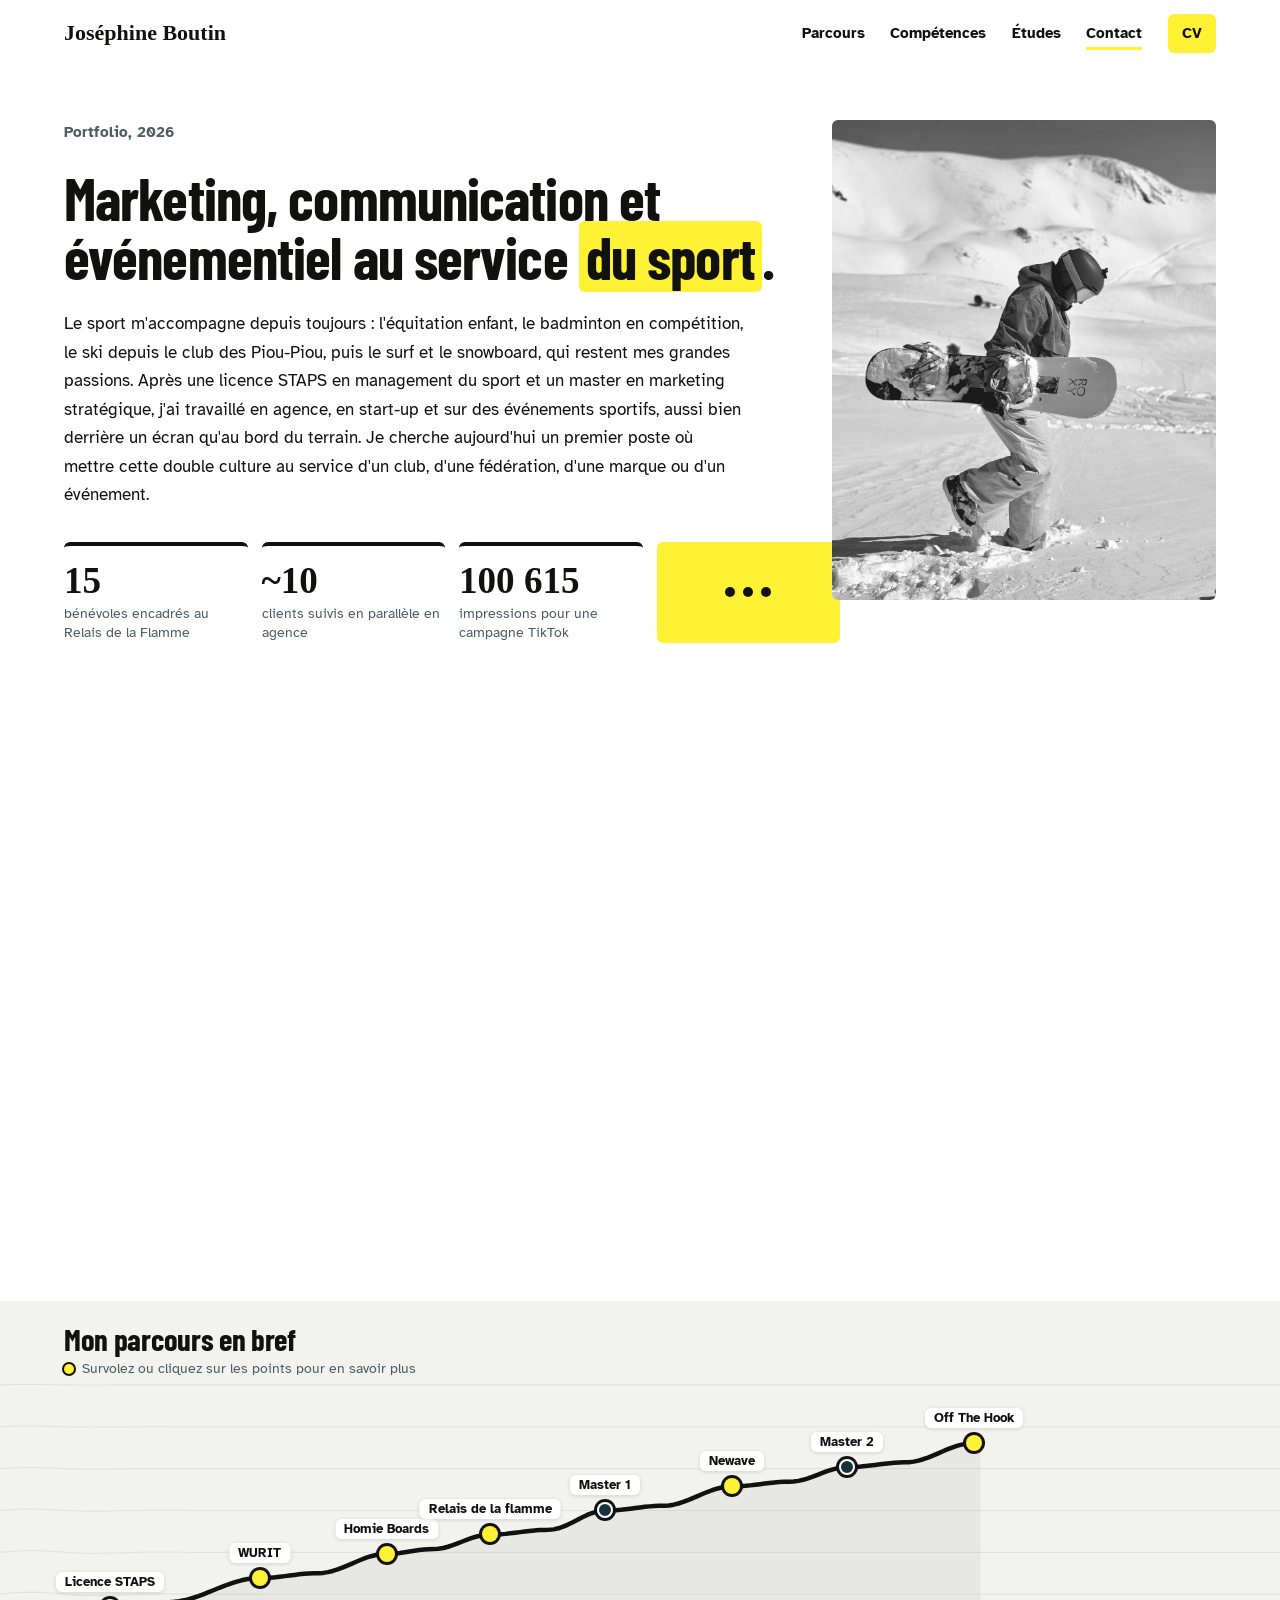
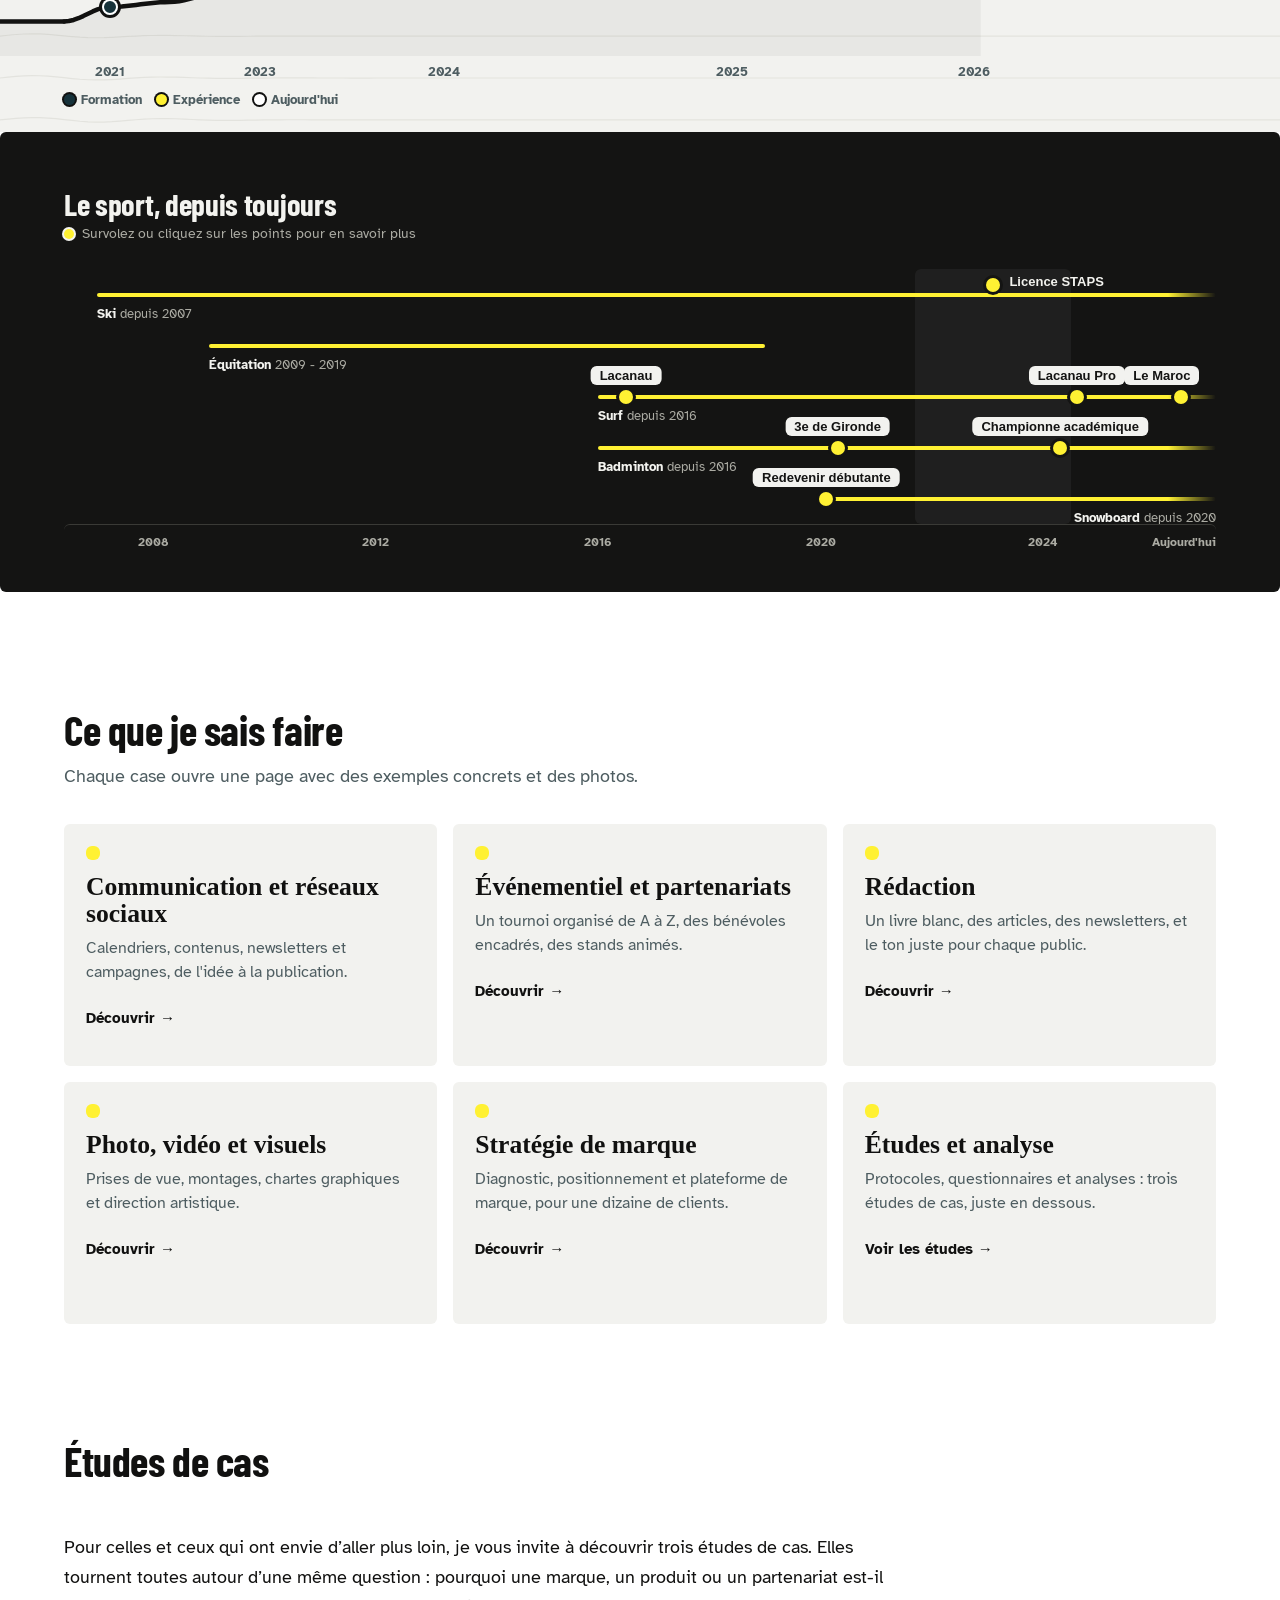
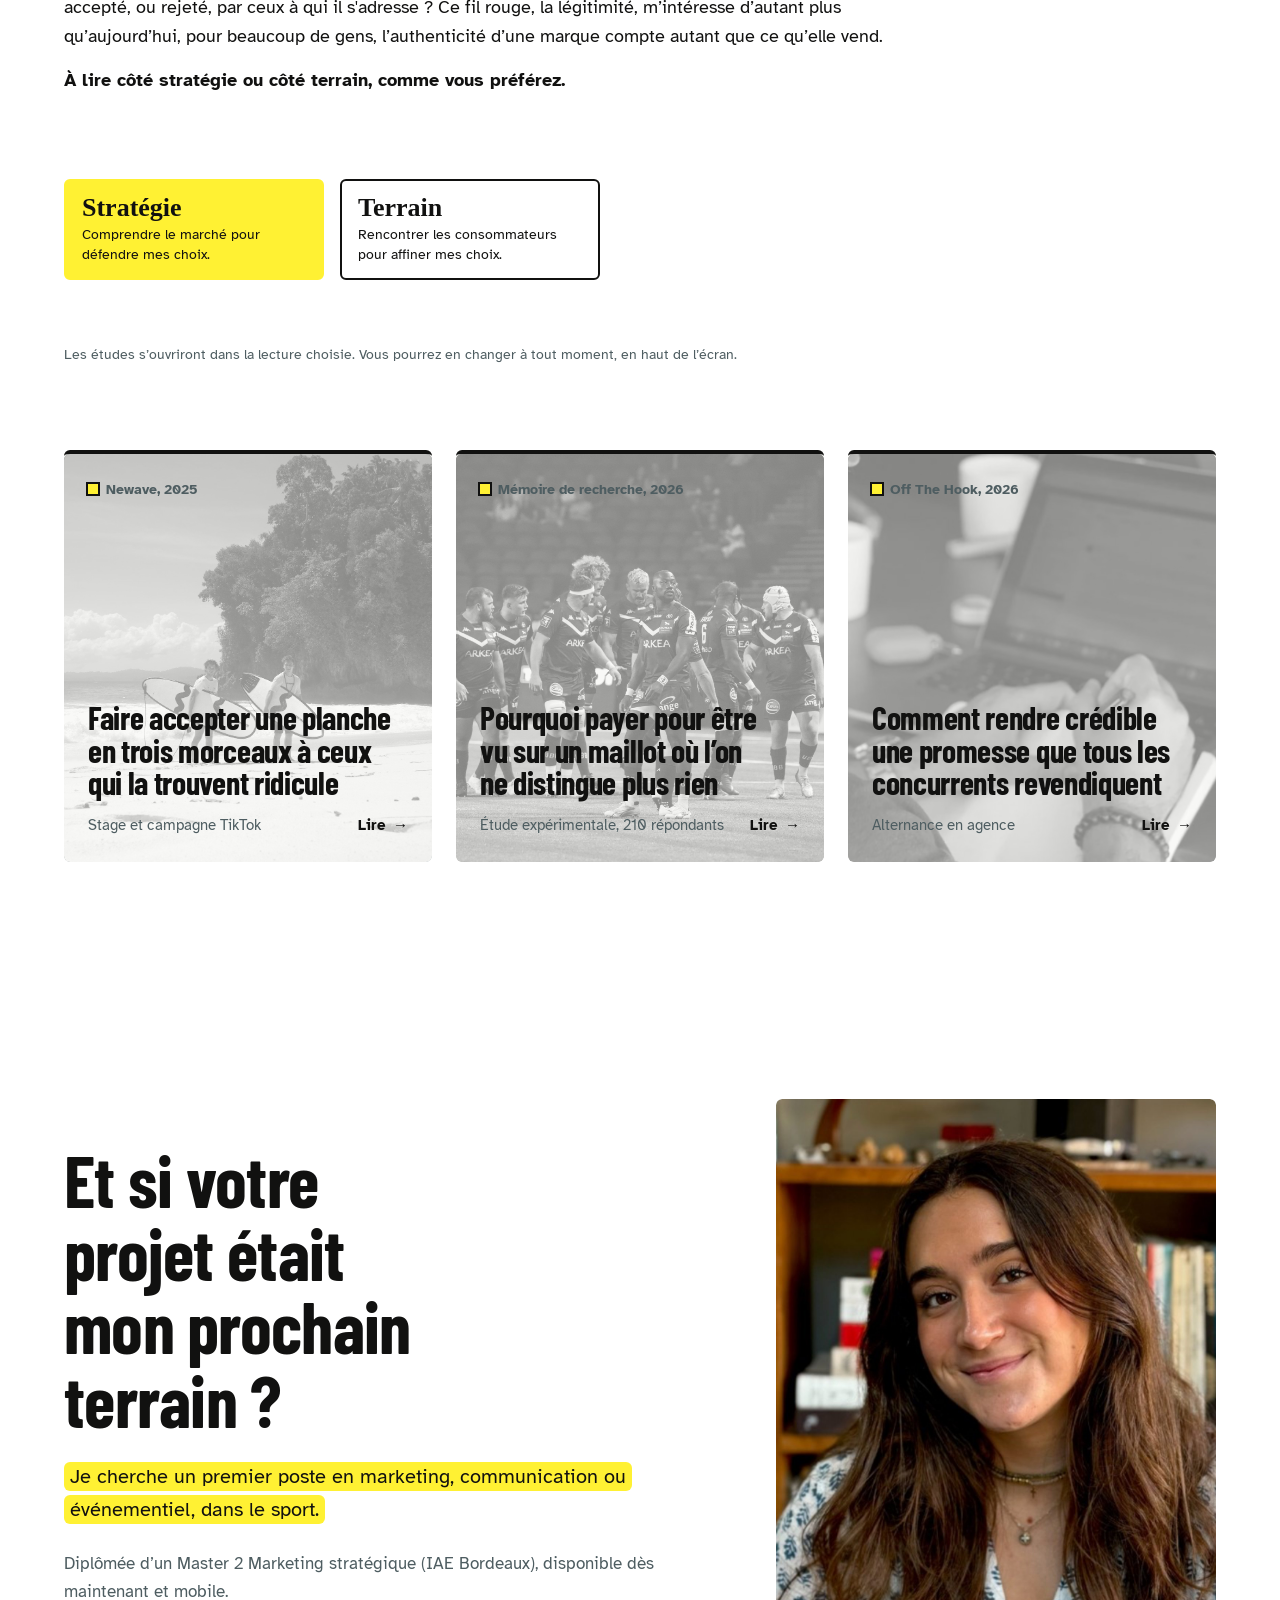
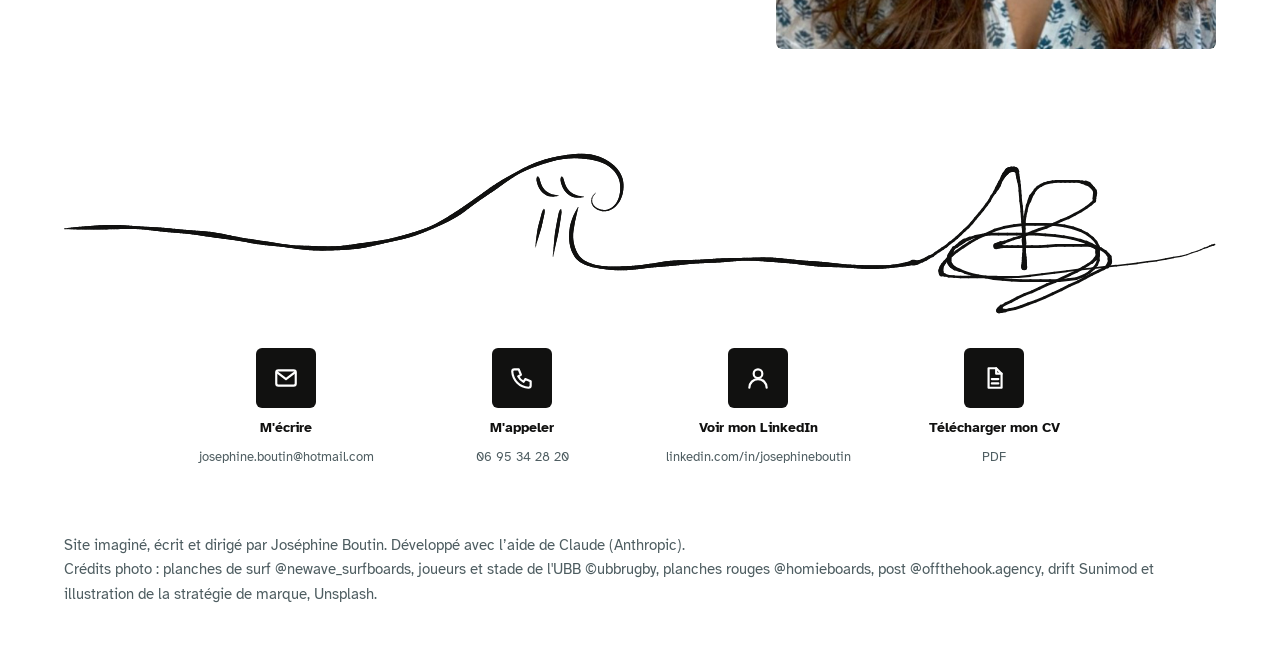
<file: index.html>
<!doctype html>
<html lang="fr" class="pro" data-lock="">
<head>
<meta charset="utf-8">
<meta name="viewport" content="width=device-width, initial-scale=1, viewport-fit=cover">
<meta name="robots" content="noindex, nofollow">
<meta name="description" content="Portfolio de Joséphine Boutin : marketing, communication et événementiel au service du sport.">
<title>Joséphine Boutin, portfolio</title>
<link rel="icon" href="images/favicon.ico" sizes="any">
<link rel="icon" type="image/png" sizes="32x32" href="images/favicon-32.png">
<link rel="icon" type="image/png" sizes="192x192" href="images/favicon-192.png">
<link rel="apple-touch-icon" href="images/apple-touch-icon.png">
<meta name="theme-color" content="#111110">
<meta property="og:type" content="website">
<meta property="og:locale" content="fr_FR">
<meta property="og:site_name" content="Joséphine Boutin, portfolio">
<meta property="og:title" content="Joséphine Boutin, portfolio">
<meta property="og:description" content="Portfolio de Joséphine Boutin : marketing, communication et événementiel au service du sport.">
<meta property="og:image" content="https://josephineboutin.github.io/portfolio-sport/images/partage.jpg">
<meta property="og:image:width" content="1200">
<meta property="og:image:height" content="630">
<meta property="og:image:alt" content="Joséphine Boutin, marketing, communication et événementiel au service du sport">
<meta name="twitter:card" content="summary_large_image">
<link rel="stylesheet" href="https://api.fontshare.com/v2/css?f[]=zodiak@1&display=swap">
<link rel="preconnect" href="https://fonts.googleapis.com">
<link rel="preconnect" href="https://fonts.gstatic.com" crossorigin>
<link rel="stylesheet" href="https://fonts.googleapis.com/css2?family=Barlow+Condensed:wght@500;600;700&family=Atkinson+Hyperlegible:ital,wght@0,400;0,700;1,400&display=swap">
<link rel="stylesheet" href="assets/site.css">
</head>
<body>
<header class="bar">
  <div class="wrap">
    <a class="brand" href="#top">Joséphine Boutin</a>
    <nav class="nav" aria-label="Sections"><a href="#parcours">Parcours</a><a href="#competences">Compétences</a><a href="#etudes">Études</a><a href="#contact">Contact</a><a class="nav-cv" data-goatcounter-click="clic-cv-menu" data-goatcounter-title="Clic sur le CV (menu)" href="cv-josephine-boutin.pdf" target="_blank" rel="noopener">CV</a></nav>
    <div class="toggle away" id="mini-toggle" role="group" aria-label="Choisir la lecture">
      <span class="knob" aria-hidden="true"></span>
      <button type="button" data-mode="strategie" aria-pressed="true">Stratégie</button>
      <button type="button" data-mode="terrain" aria-pressed="false">Terrain</button>
    </div>
  </div>
  <span class="progress" aria-hidden="true"></span>
</header>
<main id="top">
  <section class="hero stage">
    <div class="curve" id="curve-home" data-curve="home" role="img" aria-label="Mon parcours, de la licence STAPS à aujourd'hui"></div>
    <div class="pin-run" id="pin-run">
    <div class="wrap stage-text">
      <figure class="hero-ph" id="hero-ph" aria-hidden="true"><img src="images/accueil-1.jpg" alt="" data-k="1" class=on><img src="images/accueil-2.jpg" alt="" data-k="2"><img src="images/accueil-3.jpg" alt="" data-k="3"><img src="images/accueil-4.jpg" alt="" data-k="4"><canvas class="hero-sig"></canvas></figure>
      <span class="pro-kicker only-pro">Portfolio, 2026</span>
      <h1 class="pro-pos only-pro">Marketing, communication et événementiel au service <em>du sport</em>.</h1>
      <div class="hero-mob" id="hero-mob" aria-hidden="true"><figure><img src="images/accueil-1.jpg" alt="" data-k="1" class=on><img src="images/accueil-2.jpg" alt="" data-k="2"><img src="images/accueil-3.jpg" alt="" data-k="3"><img src="images/accueil-4.jpg" alt="" data-k="4"></figure><canvas class="hero-sig"></canvas></div>
      <p class="sport-intro">Le sport m'accompagne depuis toujours : l'équitation enfant, le badminton en compétition, le ski depuis le club des Piou-Piou, puis le surf et le snowboard, qui restent mes grandes passions. Après une licence STAPS en management du sport et un master en marketing stratégique, j'ai travaillé en agence, en start-up et sur des événements sportifs, aussi bien derrière un écran qu'au bord du terrain. Je cherche aujourd'hui un premier poste où mettre cette double culture au service d'un club, d'une fédération, d'une marque ou d'un événement.</p>
      <div class="kpis sk"><div><b>15</b><span>bénévoles encadrés au Relais de la Flamme</span></div><div><b>~10</b><span>clients suivis en parallèle en agence</span></div><div><b>100 615</b><span>impressions pour une campagne TikTok</span></div><div class="egg"><button type="button" aria-expanded="false" aria-controls="egg-note" aria-label="Une carte retournée, à découvrir"><span class="face back"><span class="dots" aria-hidden="true"><i></i><i></i><i></i></span></span><span class="face front"><b>1<sup>er</sup></b><span>sur 48 équipes</span></span></button></div><p class="egg-note" id="egg-note" role="status" hidden>Petite confidence, puisque vous êtes curieux : en Master 1, mon équipe a décroché le 1er prix marketing et communication d’un serious game, face à 47 équipes. Pas de podium, pas d’hymne, mais une belle émotion en tribune (surtout chez mes parents).</p></div>
    </div>
    <div class="pin-space" aria-hidden="true"></div>
    </div>
    <div class="stage-foot" id="parcours" aria-hidden="true"></div>
  </section>

  <section class="sport-band" aria-label="Mon parcours sportif">
    <div class="sb-inner">
      <div class="wrap lanes" id="lanes" role="group" aria-label="Mon parcours côté terrain : les sports pratiqués depuis l'enfance">
        <h2 class="titre lanes-title">Le sport, depuis toujours<span class="curve-hint" aria-hidden="true"><i></i><span class="h-d">Survolez ou cliquez sur les points pour en savoir plus</span><span class="h-m">Touchez les points pour en savoir plus</span></span></h2>
        <div class="lanes-plot">
          <div class="lanes-band" style="--a:73.91%;--b:87.44%" aria-hidden="false"></div><button type="button" class="lp lp-band" style="--x:80.68%" data-i="0" data-when="2021 - 2024" data-title="Licence STAPS" data-text="Trois ans à essayer une quinzaine de sports, enseignés par des passionnés : athlétisme, natation, escalade, volley, golf, boxe, MMA, gymnastique, hip-hop, yoga… J'ai même continué en Master, avec l'option sport : snowboard et volley." aria-label="Licence STAPS, 2021 - 2024" aria-expanded="false"><span class="lp-label" aria-hidden="true">Licence STAPS</span></button>
        <div class="lane live" style="--a:2.9%;--b:100%;--d:0ms">
          <span class="lane-line" aria-hidden="true"></span>
          <span class="lane-cap" aria-hidden="true"><b>Ski</b> depuis 2007</span>
          
        </div>
        <div class="lane" style="--a:12.56%;--b:60.87%;--d:120ms">
          <span class="lane-line" aria-hidden="true"></span>
          <span class="lane-cap" aria-hidden="true"><b>Équitation</b> 2009 - 2019</span>
          
        </div>
        <div class="lane live" style="--a:46.38%;--b:100%;--d:240ms">
          <span class="lane-line" aria-hidden="true"></span>
          <span class="lane-cap" aria-hidden="true"><b>Surf</b> depuis 2016</span>
          <button type="button" class="lp" style="--x:48.79%" data-i="1" data-when="2016" data-title="Lacanau" data-text="Mon père est un mordu de surf, et c'est lui qui m'a mise à l'eau, au milieu de sa collection de planches. J'ai appris sur un malibu immense, en lycra ou dans une combinaison bien trop grande selon la saison. Les débuts n'ont pas toujours été faciles, mais je n'ai pas lâché. Une combinaison et une planche à ma taille plus tard, je surfe dès que j’en ai l’occasion." aria-label="Lacanau, 2016" aria-expanded="false"><span class="lp-label" aria-hidden="true">Lacanau</span></button><button type="button" class="lp" style="--x:87.92%" data-i="2" data-when="2024" data-title="Lacanau Pro" data-text="Une compétition que j'ai toujours suivie : mes grands-parents vivent à Lacanau et mon père a fait partie du comité d'organisation de 1989 à 2000. En 2024, c'était à mon tour d'y prendre part, comme bénévole au merchandising." aria-label="Lacanau Pro, 2024" aria-expanded="false"><span class="lp-label" aria-hidden="true">Lacanau Pro</span></button><button type="button" class="lp end" style="--x:97%" data-i="3" data-when="2026" data-title="Le Maroc" data-text="Pour fêter la fin de mes études, je suis partie en surfcamp à Tamraght, au Maroc, en septembre 2026, avec une seule idée en tête : surfer tous les jours." aria-label="Le Maroc, 2026" aria-expanded="false"><span class="lp-label" aria-hidden="true">Le Maroc</span></button>
        </div>
        <div class="lane live" style="--a:46.38%;--b:100%;--d:360ms">
          <span class="lane-line" aria-hidden="true"></span>
          <span class="lane-cap" aria-hidden="true"><b>Badminton</b> depuis 2016</span>
          <button type="button" class="lp" style="--x:67.15%" data-i="4" data-when="2020" data-title="3e de Gironde" data-text="J'ai découvert le badminton à l'UNSS, avant de m'inscrire en club en 4e. Je me suis vite lancée dans les compétitions, et en 2020, je suis montée sur la troisième marche du podium de Gironde en double dames." aria-label="3e de Gironde, 2020" aria-expanded="false"><span class="lp-label" aria-hidden="true">3e de Gironde</span></button><button type="button" class="lp" style="--x:86.47%" data-i="5" data-when="2024" data-title="Championne académique" data-text="Quatre ans plus tard, c'est avec mon équipe que j'ai remporté le titre de championne académique universitaire. Et je n'ai jamais arrêté de jouer." aria-label="Championne académique, 2024" aria-expanded="false"><span class="lp-label" aria-hidden="true">Championne académique</span></button>
        </div>
        <div class="lane live late" style="--a:65.7%;--b:100%;--d:480ms">
          <span class="lane-line" aria-hidden="true"></span>
          <span class="lane-cap" aria-hidden="true"><b>Snowboard</b> depuis 2020</span>
          <button type="button" class="lp" style="--x:66.18%" data-i="6" data-when="2020" data-title="Redevenir débutante" data-text="Des Piou-Piou à la 3e étoile, puis des années de ski en autonomie : la montagne, je la connaissais bien. Alors le snowboard m'a tentée. J'ai appris sans moniteur, entourée d'amis, et redevenir débutante là où je me sentais chez moi a été un vrai défi. Les progrès sont venus vite. Aujourd'hui, c'est en freeride que je m'évade le plus." aria-label="Redevenir débutante, 2020" aria-expanded="false"><span class="lp-label" aria-hidden="true">Redevenir débutante</span></button>
        </div>
          <div class="lanes-axis" aria-hidden="true"><span class="lt" style="--x:7.73%">2008</span><span class="lt mob-hide" style="--x:27.05%">2012</span><span class="lt" style="--x:46.38%">2016</span><span class="lt mob-hide" style="--x:65.7%">2020</span><span class="lt" style="--x:85.02%">2024</span><span class="lt now" style="--x:100%">Aujourd'hui</span></div>
        </div>
      </div>
    </div>
  </section>
  <section class="wrap skills-sec" id="competences" aria-labelledby="h-comp">
    <h2 class="titre" id="h-comp">Ce que je sais faire</h2>
    <p class="sec-lead">Chaque case ouvre une page avec des exemples concrets et des photos.</p>
    <div class="skills">
      <a class="skill" href="competence-communication.html"><span class="sk-ph" aria-hidden="true"><img src="images/carte-communication.jpg" alt="" loading="lazy" style="view-transition-name:ph-communication;"></span><span class="sk-sq" aria-hidden="true"></span><b>Communication et réseaux sociaux</b><span class="sk-t">Calendriers, contenus, newsletters et campagnes, de l'idée à la publication.</span><span class="go">Découvrir <i>→</i></span></a>
      <a class="skill" href="competence-evenementiel.html"><span class="sk-ph" aria-hidden="true"><img src="images/bf-match-2.jpg" alt="" loading="lazy" style="view-transition-name:ph-evenementiel;"></span><span class="sk-sq" aria-hidden="true"></span><b>Événementiel et partenariats</b><span class="sk-t">Un tournoi organisé de A à Z, des bénévoles encadrés, des stands animés.</span><span class="go">Découvrir <i>→</i></span></a>
      <a class="skill" href="competence-redaction.html"><span class="sk-ph" aria-hidden="true"><img src="images/carte-redaction.jpg" alt="" loading="lazy" style="view-transition-name:ph-redaction;"></span><span class="sk-sq" aria-hidden="true"></span><b>Rédaction</b><span class="sk-t">Un livre blanc, des articles, des newsletters, et le ton juste pour chaque public.</span><span class="go">Découvrir <i>→</i></span></a>
      <a class="skill" href="competence-visuels.html"><span class="sk-ph" aria-hidden="true"><img src="images/sunimod-drift-1.jpg" alt="" loading="lazy" style="view-transition-name:ph-visuels;object-position:50% 82%"></span><span class="sk-sq" aria-hidden="true"></span><b>Photo, vidéo et visuels</b><span class="sk-t">Prises de vue, montages, chartes graphiques et direction artistique.</span><span class="go">Découvrir <i>→</i></span></a>
      <a class="skill" href="competence-strategie.html"><span class="sk-ph" aria-hidden="true"><img src="images/agence-terrain-atelier.jpg" alt="" loading="lazy" style="view-transition-name:ph-strategie;"></span><span class="sk-sq" aria-hidden="true"></span><b>Stratégie de marque</b><span class="sk-t">Diagnostic, positionnement et plateforme de marque, pour une dizaine de clients.</span><span class="go">Découvrir <i>→</i></span></a>
      <a class="skill" href="#etudes"><span class="sk-ph" aria-hidden="true"><img src="images/maillot-terrain-stade.jpg" alt="" loading="lazy" style=""></span><span class="sk-sq" aria-hidden="true"></span><b>Études et analyse</b><span class="sk-t">Protocoles, questionnaires et analyses : trois études de cas, juste en dessous.</span><span class="go">Voir les études <i>→</i></span></a>
    </div>
  </section>
  <section class="wrap projects" id="etudes" aria-labelledby="h-projets">
    <h2 class="titre" id="h-projets">Études de cas</h2>
    <div class="et-intro"><p>Pour celles et ceux qui ont envie d’aller plus loin, je vous invite à découvrir trois études de cas. Elles tournent toutes autour d’une même question : pourquoi une marque, un produit ou un partenariat est-il accepté, ou rejeté, par ceux à qui il s'adresse ? Ce fil rouge, la légitimité, m’intéresse d’autant plus qu’aujourd’hui, pour beaucoup de gens, l’authenticité d’une marque compte autant que ce qu’elle vend.</p><p class="et-read">À lire côté stratégie ou côté terrain, comme vous préférez.</p></div>
    <div class="chooser" role="group" aria-label="Choisir la lecture des études" id="chooser">
      <button type="button" class="choice" data-mode="strategie" aria-pressed="true"><b>Stratégie</b><span>Comprendre le marché pour défendre mes choix.</span></button>
      <button type="button" class="choice" data-mode="terrain" aria-pressed="false"><b>Terrain</b><span>Rencontrer les consommateurs pour affiner mes choix.</span></button>
    </div>
    <p class="et-note">Les études s’ouvriront dans la lecture choisie. Vous pourrez en changer à tout moment, en haut de l’écran.</p>
    <div class="cards">
      <a class="card" href="etude-newave.html">
        <span class="ph ph-a" aria-hidden="true"><img src="images/carte-newave.jpg" alt="" loading="lazy" onerror="this.remove()"></span>
        <span class="pill">Newave, 2025</span>
        <span class="card-body">
          <h3 class="titre">Faire accepter une planche en trois morceaux à ceux qui la trouvent ridicule</h3>
          <span class="meta"><span class="soon">Stage et campagne TikTok</span><span class="go">Lire <i>→</i></span></span>
        </span>
      </a>
      <a class="card" href="etude-maillot.html">
        <span class="ph ph-b" aria-hidden="true"><img src="images/carte-maillot.jpg" alt="" loading="lazy" onerror="this.remove()"></span>
        <span class="pill">Mémoire de recherche, 2026</span>
        <span class="card-body">
          <h3 class="titre">Pourquoi payer pour être vu sur un maillot où l’on ne distingue plus rien</h3>
          <span class="meta"><span class="soon">Étude expérimentale, 210 répondants</span><span class="go">Lire <i>→</i></span></span>
        </span>
      </a>
      <a class="card" href="etude-expertise.html">
        <span class="ph ph-c" aria-hidden="true"><img src="images/carte-agence.jpg" alt="" loading="lazy" onerror="this.remove()"></span>
        <span class="pill">Off The Hook, 2026</span>
        <span class="card-body">
          <h3 class="titre">Comment rendre crédible une promesse que tous les concurrents revendiquent</h3>
          <span class="meta"><span class="soon">Alternance en agence</span><span class="go">Lire <i>→</i></span></span>
        </span>
      </a>
    </div>
  </section>

  <footer class="wrap end" id="contact" aria-labelledby="t-end">
    <div class="end-head">
      <div class="end-txt">
    <h2 class="titre" id="t-end">Et si votre projet était mon prochain terrain ?</h2>
    <p class="lead"><span class="hl hl-lead">Je cherche un premier poste en marketing, communication ou événementiel, dans le sport.</span></p>
    <p class="lead-sub">Diplômée d’un Master 2 Marketing stratégique (IAE Bordeaux), disponible dès maintenant et mobile.</p>
      </div>
      <figure class="portrait"><img src="images/portrait-josephine.jpg" alt="Portrait de Joséphine Boutin" width="1200" height="1500"></figure>
    </div>
    <canvas class="sign" id="sign" aria-label="Ma signature : une ligne qui devient vague, puis mes initiales"></canvas>
    <div class="contact">
      <a class="c-mail" href="mailto:josephine.boutin@hotmail.com"><span class="ic"><svg viewBox="0 0 24 24" aria-hidden="true"><rect x="3" y="5" width="18" height="14" rx="2"></rect><path d="M3.5 6.5 12 13l8.5-6.5"></path></svg></span>M'écrire<small>josephine.boutin@hotmail.com</small></a>
      <a class="c-tel" href="tel:+33695342820"><span class="ic"><svg viewBox="0 0 24 24" aria-hidden="true"><path d="M5 4h4l2 5-2.5 1.5a11 11 0 0 0 5 5L15 13l5 2v4a2 2 0 0 1-2 2A16 16 0 0 1 3 6a2 2 0 0 1 2-2"></path></svg></span>M'appeler<small>06 95 34 28 20</small></a>
      <a class="c-in" href="https://www.linkedin.com/in/josephineboutin/" target="_blank" rel="noopener"><span class="ic"><svg viewBox="0 0 24 24" aria-hidden="true"><circle cx="12" cy="8" r="4"></circle><path d="M4 21a8 8 0 0 1 16 0"></path></svg></span>Voir mon LinkedIn<small>linkedin.com/in/josephineboutin</small></a>
      <a class="c-cv" data-goatcounter-click="clic-cv-bas-de-page" data-goatcounter-title="Clic sur le CV (bas de page)" href="cv-josephine-boutin.pdf" target="_blank" rel="noopener"><span class="ic"><svg viewBox="0 0 24 24" aria-hidden="true"><path d="M7 3h7l5 5v13H7z"></path><path d="M14 3v5h5"></path><path d="M10 13h6M10 17h6"></path></svg></span>Télécharger mon CV<small>PDF</small></a>
    </div>
  </footer>
  <p class="wrap proto">Site imaginé, écrit et dirigé par Joséphine Boutin. Développé avec l’aide de Claude (Anthropic).<br>Crédits photo : planches de surf @newave_surfboards, joueurs et stade de l'UBB ©ubbrugby, planches rouges @homieboards, post @offthehook.agency, drift Sunimod et illustration de la stratégie de marque, Unsplash.</p>
</main>
<canvas id="wake" aria-hidden="true"></canvas>
<canvas id="wipe" aria-hidden="true"></canvas>
<div class="cursor" aria-hidden="true"></div>
<script src="assets/site.js"></script>
<script data-goatcounter="https://josephineboutin.goatcounter.com/count" async src="https://gc.zgo.at/count.js"></script>
</body>
</html>
</file>
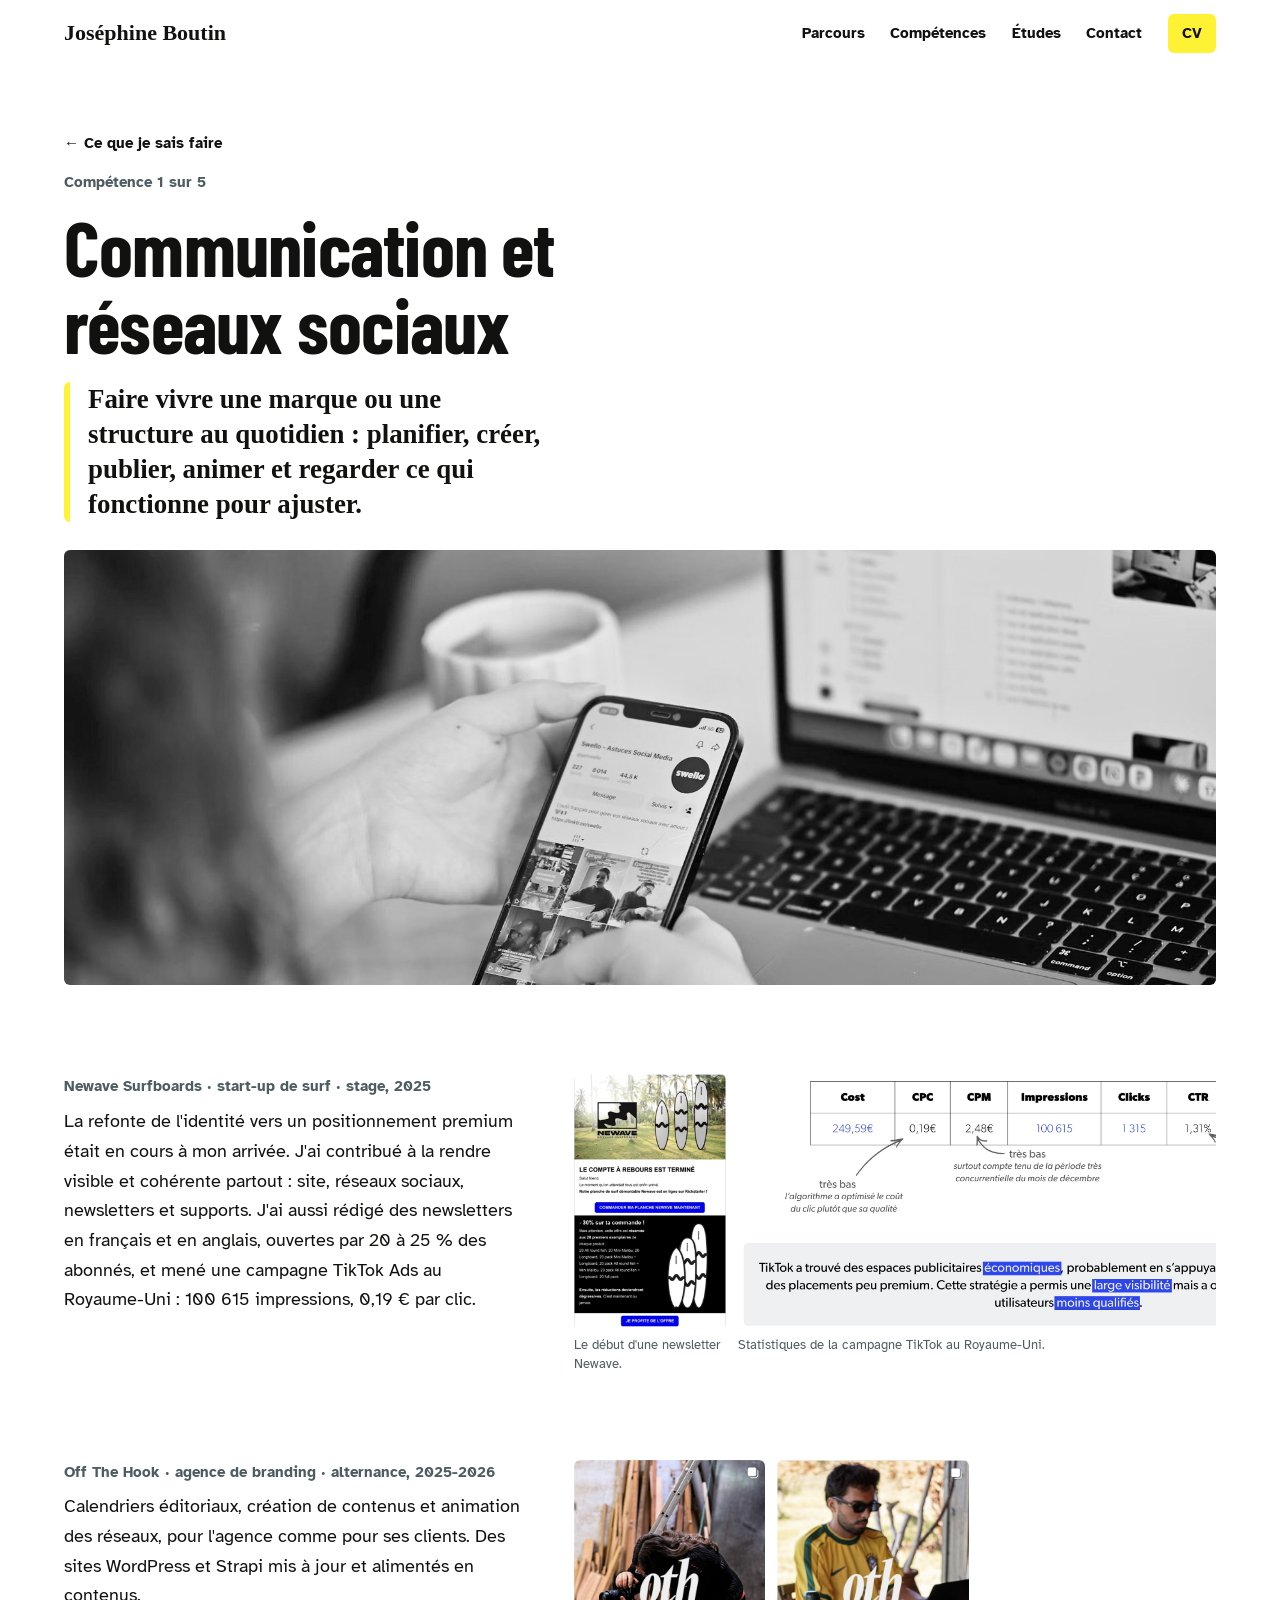
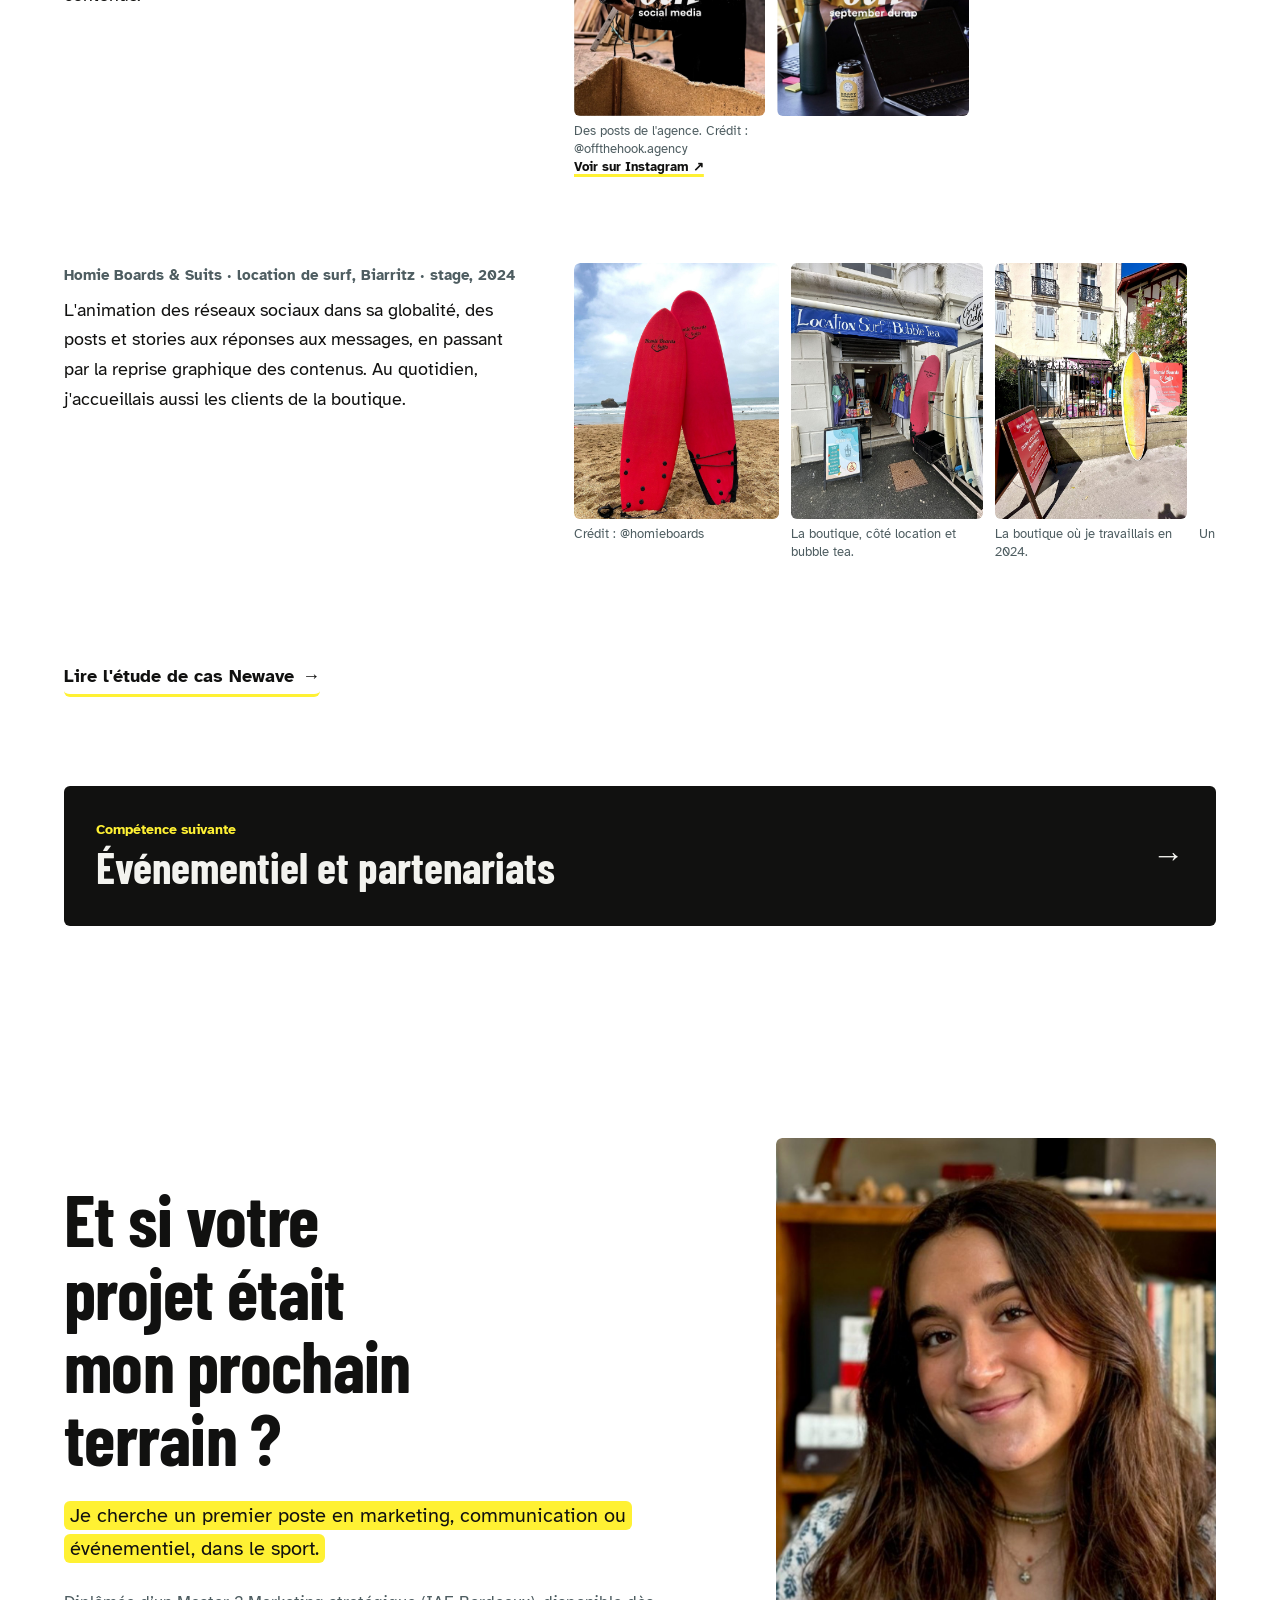
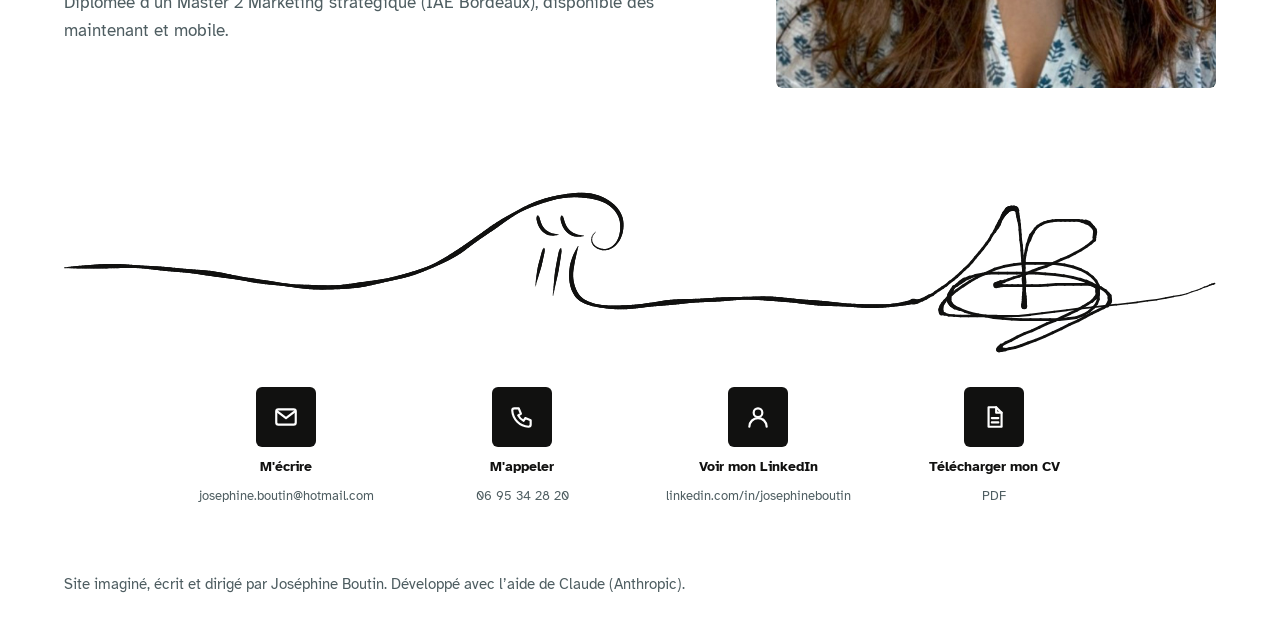
<file: competence-communication.html>
<!doctype html>
<html lang="fr" class="pro" data-lock="">
<head>
<meta charset="utf-8">
<meta name="viewport" content="width=device-width, initial-scale=1, viewport-fit=cover">
<meta name="robots" content="noindex, nofollow">
<meta name="description" content="Communication et réseaux sociaux : exemples concrets et photos, portfolio de Joséphine Boutin.">
<title>Communication et réseaux sociaux, Joséphine Boutin</title>
<link rel="icon" href="images/favicon.ico" sizes="any">
<link rel="icon" type="image/png" sizes="32x32" href="images/favicon-32.png">
<link rel="icon" type="image/png" sizes="192x192" href="images/favicon-192.png">
<link rel="apple-touch-icon" href="images/apple-touch-icon.png">
<meta name="theme-color" content="#111110">
<meta property="og:type" content="website">
<meta property="og:locale" content="fr_FR">
<meta property="og:site_name" content="Joséphine Boutin, portfolio">
<meta property="og:title" content="Communication et réseaux sociaux, Joséphine Boutin">
<meta property="og:description" content="Communication et réseaux sociaux : exemples concrets et photos, portfolio de Joséphine Boutin.">
<meta property="og:image" content="https://josephineboutin.github.io/portfolio-sport/images/partage.jpg">
<meta property="og:image:width" content="1200">
<meta property="og:image:height" content="630">
<meta property="og:image:alt" content="Joséphine Boutin, marketing, communication et événementiel au service du sport">
<meta name="twitter:card" content="summary_large_image">
<link rel="stylesheet" href="https://api.fontshare.com/v2/css?f[]=zodiak@1&display=swap">
<link rel="preconnect" href="https://fonts.googleapis.com">
<link rel="preconnect" href="https://fonts.gstatic.com" crossorigin>
<link rel="stylesheet" href="https://fonts.googleapis.com/css2?family=Barlow+Condensed:wght@500;600;700&family=Atkinson+Hyperlegible:ital,wght@0,400;0,700;1,400&display=swap">
<link rel="stylesheet" href="assets/site.css">
</head>
<body>
<header class="bar">
  <div class="wrap">
    <a class="brand" href="index.html">Joséphine Boutin</a>
    <nav class="nav" aria-label="Sections"><a href="index.html#parcours">Parcours</a><a href="index.html#competences">Compétences</a><a href="index.html#etudes">Études</a><a href="index.html#contact">Contact</a><a class="nav-cv" data-goatcounter-click="clic-cv-menu" data-goatcounter-title="Clic sur le CV (menu)" href="cv-josephine-boutin.pdf" target="_blank" rel="noopener">CV</a></nav>
    <div class="toggle" id="mini-toggle" role="group" aria-label="Choisir la lecture">
      <span class="knob" aria-hidden="true"></span>
      <button type="button" data-mode="strategie" aria-pressed="true">Stratégie</button>
      <button type="button" data-mode="terrain" aria-pressed="false">Terrain</button>
    </div>
  </div>
  <span class="progress" aria-hidden="true"></span>
</header>
<main id="top">
  <header class="wrap sk-head">
    <a class="back" href="index.html#competences">← Ce que je sais faire</a>
    <span class="lbl">Compétence 1 sur 5</span>
    <h1 class="titre">Communication et réseaux sociaux</h1>
    <p class="sk-intro">Faire vivre une marque ou une structure au quotidien : planifier, créer, publier, animer et regarder ce qui fonctionne pour ajuster.</p>
  </header>
  <figure class="wrap sk-hero"><img src="images/carte-communication.jpg" alt="" style="view-transition-name:ph-communication;object-position:50% 50%"></figure>
  <section class="wrap sk-list">
    <article class="ex"><div><p class="ex-l">Newave Surfboards · start-up de surf · stage, 2025</p><div class="ex-t"><p>La refonte de l'identité vers un positionnement premium était en cours à mon arrivée. J'ai contribué à la rendre visible et cohérente partout : site, réseaux sociaux, newsletters et supports. J'ai aussi rédigé des newsletters en français et en anglais, ouvertes par 20 à 25 % des abonnés, et mené une campagne TikTok Ads au Royaume-Uni : 100 615 impressions, 0,19 € par clic.</p></div></div><div class="strip"><figure><img src="images/newave-newsletter-net.jpg" alt="Le début d'une newsletter Newave." data-cap="Le début d'une newsletter Newave." loading="lazy"><figcaption>Le début d'une newsletter Newave.</figcaption></figure><figure><img src="images/newave-doc-tiktok.jpg" alt="Statistiques de la campagne TikTok au Royaume-Uni." data-cap="Statistiques de la campagne TikTok au Royaume-Uni." loading="lazy"><figcaption>Statistiques de la campagne TikTok au Royaume-Uni.</figcaption></figure><figure><img src="images/newave-doc-site.jpg" alt="Supports graphiques disponibles sur les pages produit du site." data-cap="Supports graphiques disponibles sur les pages produit du site." loading="lazy"><figcaption>Supports graphiques disponibles sur les pages produit du site.</figcaption></figure></div></article>
    <article class="ex"><div><p class="ex-l">Off The Hook · agence de branding · alternance, 2025-2026</p><div class="ex-t"><p>Calendriers éditoriaux, création de contenus et animation des réseaux, pour l'agence comme pour ses clients. Des sites WordPress et Strapi mis à jour et alimentés en contenus.</p></div></div><div class="strip"><figure><img src="images/oth-insta-1.jpg" alt="Des posts de l'agence. Crédit : @offthehook.agency" data-cap="Des posts de l'agence. Crédit : @offthehook.agency" loading="lazy"><figcaption>Des posts de l'agence. Crédit : @offthehook.agency <a class="ig" href="https://www.instagram.com/offthehook.agency/" target="_blank" rel="noopener">Voir sur Instagram ↗</a></figcaption></figure><figure><img src="images/oth-insta-2.jpg" alt="Des posts de l'agence. Crédit : @offthehook.agency" data-cap="Des posts de l'agence. Crédit : @offthehook.agency" loading="lazy"></figure></div></article>
    <article class="ex"><div><p class="ex-l">Homie Boards & Suits · location de surf, Biarritz · stage, 2024</p><div class="ex-t"><p>L'animation des réseaux sociaux dans sa globalité, des posts et stories aux réponses aux messages, en passant par la reprise graphique des contenus. Au quotidien, j'accueillais aussi les clients de la boutique.</p></div></div><div class="strip"><figure><img src="images/homie-planches.jpg" alt="Crédit : @homieboards" data-cap="Crédit : @homieboards" loading="lazy"><figcaption>Crédit : @homieboards</figcaption></figure><figure><img src="images/homie-boutique-2.jpg" alt="La boutique, côté location et bubble tea." data-cap="La boutique, côté location et bubble tea." loading="lazy"><figcaption>La boutique, côté location et bubble tea.</figcaption></figure><figure><img src="images/homie-boutique-1.jpg" alt="La boutique où je travaillais en 2024." data-cap="La boutique où je travaillais en 2024." loading="lazy"><figcaption>La boutique où je travaillais en 2024.</figcaption></figure><figure><img src="images/homie-avis.jpg" alt="Un avis laissé par un client sur Google." data-cap="Un avis laissé par un client sur Google." loading="lazy"><figcaption>Un avis laissé par un client sur Google.</figcaption></figure></div></article>
    <a class="sk-related" href="etude-newave.html">Lire l'étude de cas Newave <i aria-hidden="true">→</i></a>
  </section>
  <div class="wrap"><a class="sk-next" href="competence-evenementiel.html"><span><small>Compétence suivante</small><b>Événementiel et partenariats</b></span><i aria-hidden="true">→</i></a></div>
  <footer class="wrap end" id="contact" aria-labelledby="t-end">
    <div class="end-head">
      <div class="end-txt">
    <h2 class="titre" id="t-end">Et si votre projet était mon prochain terrain ?</h2>
    <p class="lead"><span class="hl hl-lead">Je cherche un premier poste en marketing, communication ou événementiel, dans le sport.</span></p>
    <p class="lead-sub">Diplômée d’un Master 2 Marketing stratégique (IAE Bordeaux), disponible dès maintenant et mobile.</p>
      </div>
      <figure class="portrait"><img src="images/portrait-josephine.jpg" alt="Portrait de Joséphine Boutin" width="1200" height="1500"></figure>
    </div>
    <canvas class="sign" id="sign" aria-label="Ma signature : une ligne qui devient vague, puis mes initiales"></canvas>
    <div class="contact">
      <a class="c-mail" href="mailto:josephine.boutin@hotmail.com"><span class="ic"><svg viewBox="0 0 24 24" aria-hidden="true"><rect x="3" y="5" width="18" height="14" rx="2"></rect><path d="M3.5 6.5 12 13l8.5-6.5"></path></svg></span>M'écrire<small>josephine.boutin@hotmail.com</small></a>
      <a class="c-tel" href="tel:+33695342820"><span class="ic"><svg viewBox="0 0 24 24" aria-hidden="true"><path d="M5 4h4l2 5-2.5 1.5a11 11 0 0 0 5 5L15 13l5 2v4a2 2 0 0 1-2 2A16 16 0 0 1 3 6a2 2 0 0 1 2-2"></path></svg></span>M'appeler<small>06 95 34 28 20</small></a>
      <a class="c-in" href="https://www.linkedin.com/in/josephineboutin/" target="_blank" rel="noopener"><span class="ic"><svg viewBox="0 0 24 24" aria-hidden="true"><circle cx="12" cy="8" r="4"></circle><path d="M4 21a8 8 0 0 1 16 0"></path></svg></span>Voir mon LinkedIn<small>linkedin.com/in/josephineboutin</small></a>
      <a class="c-cv" data-goatcounter-click="clic-cv-bas-de-page" data-goatcounter-title="Clic sur le CV (bas de page)" href="cv-josephine-boutin.pdf" target="_blank" rel="noopener"><span class="ic"><svg viewBox="0 0 24 24" aria-hidden="true"><path d="M7 3h7l5 5v13H7z"></path><path d="M14 3v5h5"></path><path d="M10 13h6M10 17h6"></path></svg></span>Télécharger mon CV<small>PDF</small></a>
    </div>
  </footer>
  <p class="wrap proto">Site imaginé, écrit et dirigé par Joséphine Boutin. Développé avec l’aide de Claude (Anthropic).</p>
</main>
<canvas id="wake" aria-hidden="true"></canvas>
<canvas id="wipe" aria-hidden="true"></canvas>
<div class="cursor" aria-hidden="true"></div>
<script src="assets/site.js"></script>
<script data-goatcounter="https://josephineboutin.goatcounter.com/count" async src="https://gc.zgo.at/count.js"></script>
</body>
</html>
</file>
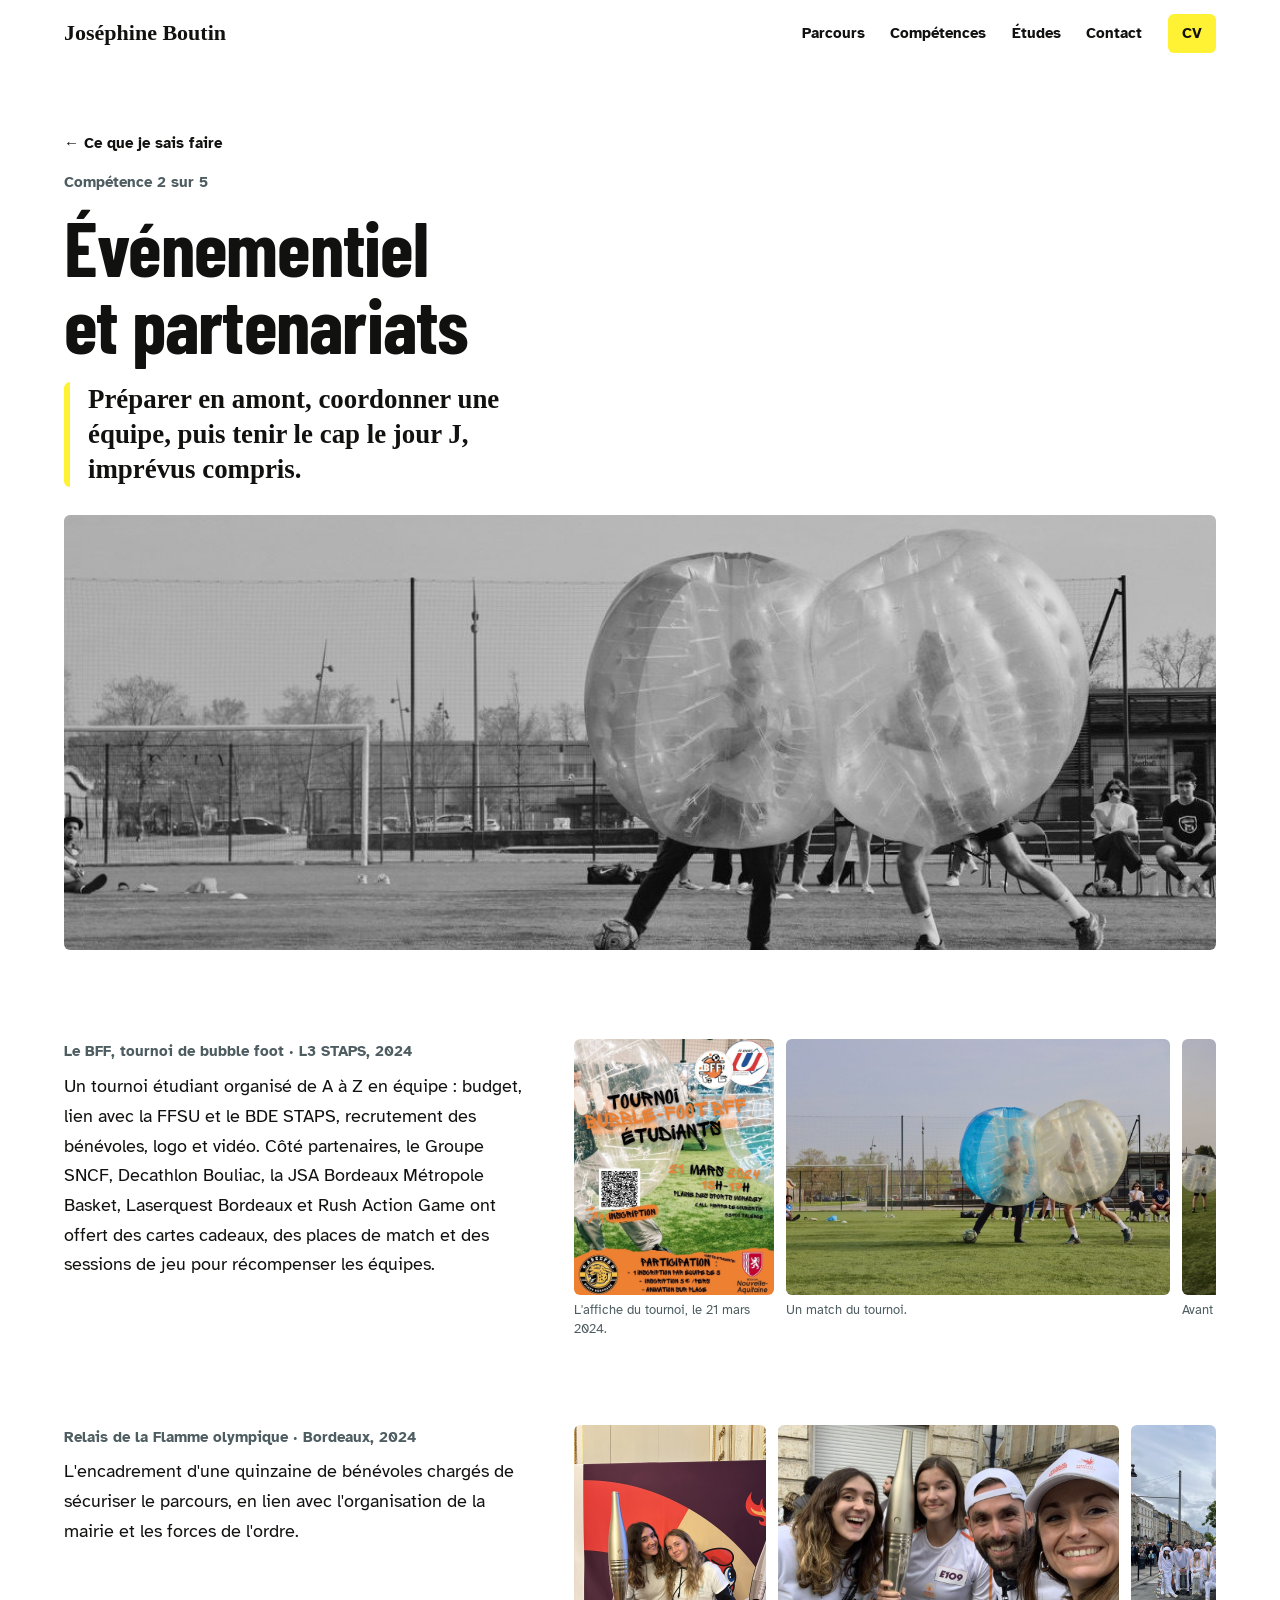
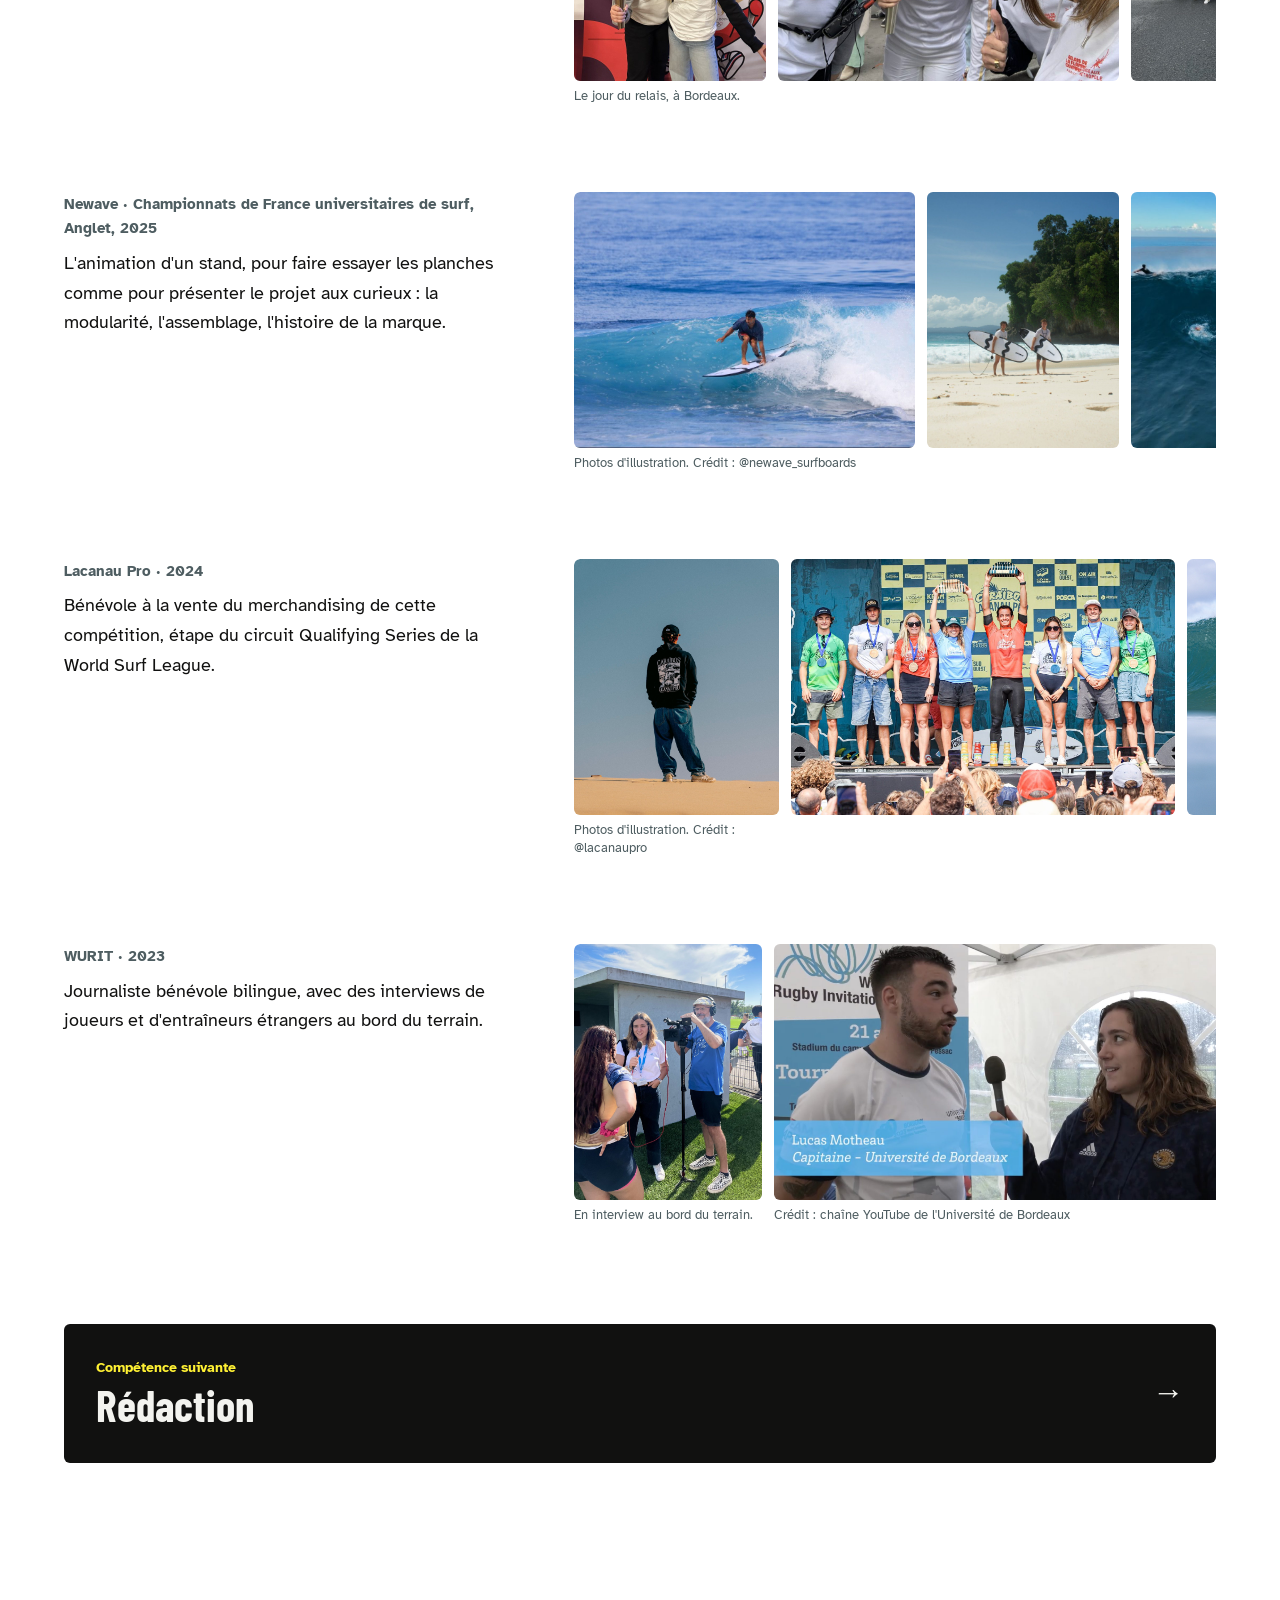
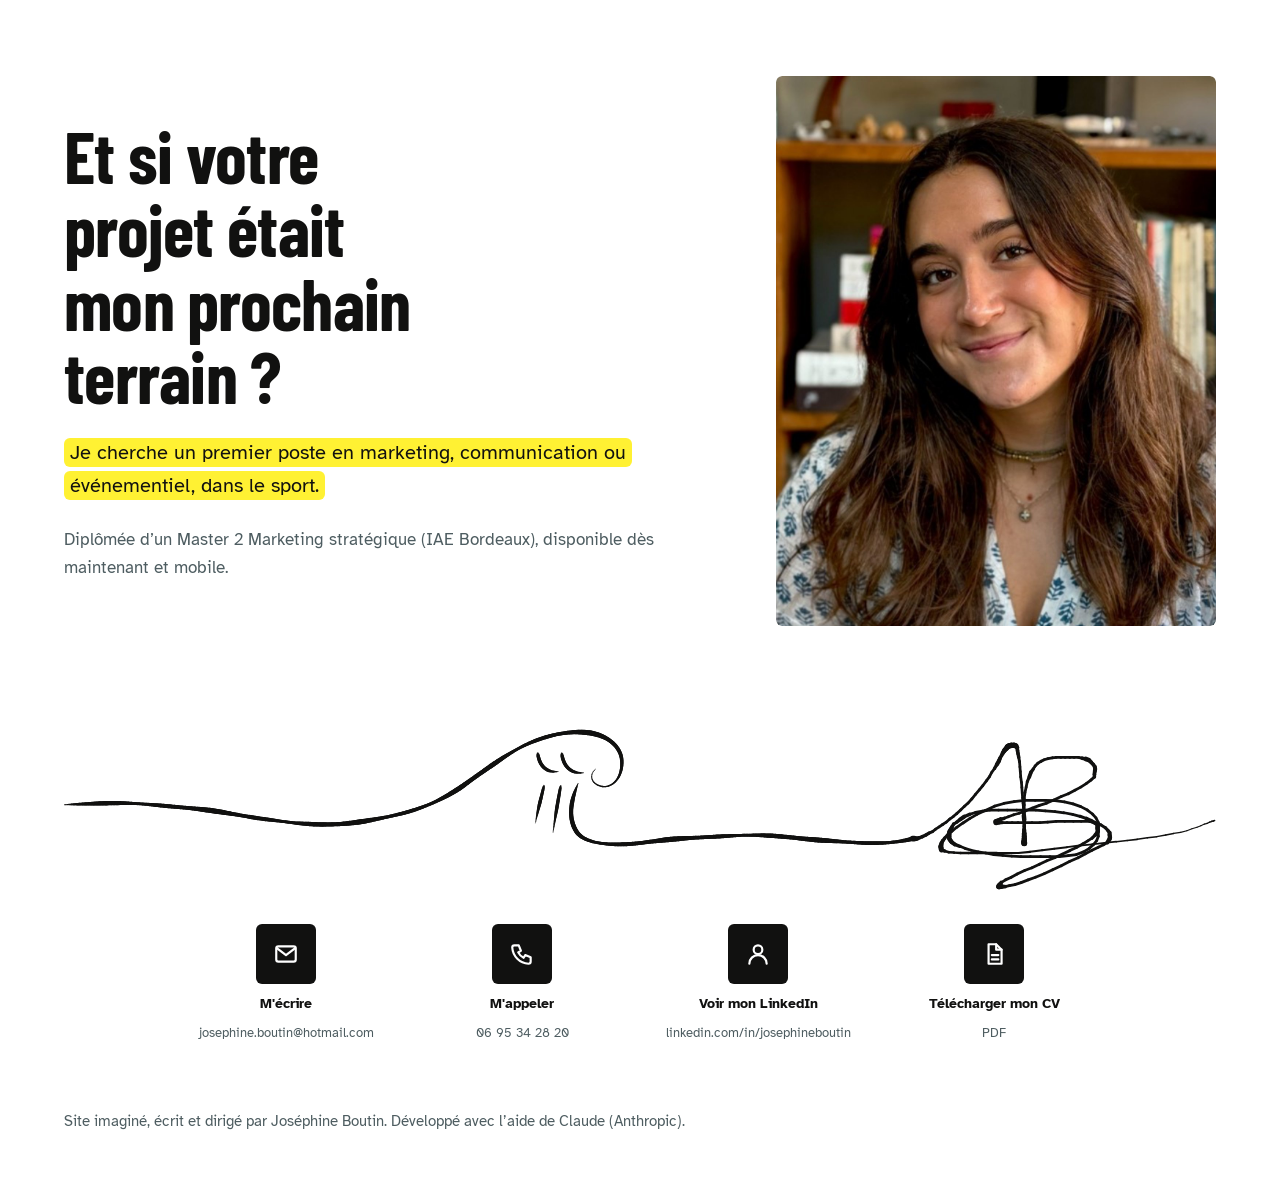
<file: competence-evenementiel.html>
<!doctype html>
<html lang="fr" class="pro" data-lock="">
<head>
<meta charset="utf-8">
<meta name="viewport" content="width=device-width, initial-scale=1, viewport-fit=cover">
<meta name="robots" content="noindex, nofollow">
<meta name="description" content="Événementiel et partenariats : exemples concrets et photos, portfolio de Joséphine Boutin.">
<title>Événementiel et partenariats, Joséphine Boutin</title>
<link rel="icon" href="images/favicon.ico" sizes="any">
<link rel="icon" type="image/png" sizes="32x32" href="images/favicon-32.png">
<link rel="icon" type="image/png" sizes="192x192" href="images/favicon-192.png">
<link rel="apple-touch-icon" href="images/apple-touch-icon.png">
<meta name="theme-color" content="#111110">
<meta property="og:type" content="website">
<meta property="og:locale" content="fr_FR">
<meta property="og:site_name" content="Joséphine Boutin, portfolio">
<meta property="og:title" content="Événementiel et partenariats, Joséphine Boutin">
<meta property="og:description" content="Événementiel et partenariats : exemples concrets et photos, portfolio de Joséphine Boutin.">
<meta property="og:image" content="https://josephineboutin.github.io/portfolio-sport/images/partage.jpg">
<meta property="og:image:width" content="1200">
<meta property="og:image:height" content="630">
<meta property="og:image:alt" content="Joséphine Boutin, marketing, communication et événementiel au service du sport">
<meta name="twitter:card" content="summary_large_image">
<link rel="stylesheet" href="https://api.fontshare.com/v2/css?f[]=zodiak@1&display=swap">
<link rel="preconnect" href="https://fonts.googleapis.com">
<link rel="preconnect" href="https://fonts.gstatic.com" crossorigin>
<link rel="stylesheet" href="https://fonts.googleapis.com/css2?family=Barlow+Condensed:wght@500;600;700&family=Atkinson+Hyperlegible:ital,wght@0,400;0,700;1,400&display=swap">
<link rel="stylesheet" href="assets/site.css">
</head>
<body>
<header class="bar">
  <div class="wrap">
    <a class="brand" href="index.html">Joséphine Boutin</a>
    <nav class="nav" aria-label="Sections"><a href="index.html#parcours">Parcours</a><a href="index.html#competences">Compétences</a><a href="index.html#etudes">Études</a><a href="index.html#contact">Contact</a><a class="nav-cv" data-goatcounter-click="clic-cv-menu" data-goatcounter-title="Clic sur le CV (menu)" href="cv-josephine-boutin.pdf" target="_blank" rel="noopener">CV</a></nav>
    <div class="toggle" id="mini-toggle" role="group" aria-label="Choisir la lecture">
      <span class="knob" aria-hidden="true"></span>
      <button type="button" data-mode="strategie" aria-pressed="true">Stratégie</button>
      <button type="button" data-mode="terrain" aria-pressed="false">Terrain</button>
    </div>
  </div>
  <span class="progress" aria-hidden="true"></span>
</header>
<main id="top">
  <header class="wrap sk-head">
    <a class="back" href="index.html#competences">← Ce que je sais faire</a>
    <span class="lbl">Compétence 2 sur 5</span>
    <h1 class="titre">Événementiel et partenariats</h1>
    <p class="sk-intro">Préparer en amont, coordonner une équipe, puis tenir le cap le jour J, imprévus compris.</p>
  </header>
  <figure class="wrap sk-hero"><img src="images/bf-match-2.jpg" alt="" style="view-transition-name:ph-evenementiel;object-position:50% 50%"></figure>
  <section class="wrap sk-list">
    <article class="ex"><div><p class="ex-l">Le BFF, tournoi de bubble foot · L3 STAPS, 2024</p><div class="ex-t"><p>Un tournoi étudiant organisé de A à Z en équipe : budget, lien avec la FFSU et le BDE STAPS, recrutement des bénévoles, logo et vidéo. Côté partenaires, le Groupe SNCF, Decathlon Bouliac, la JSA Bordeaux Métropole Basket, Laserquest Bordeaux et Rush Action Game ont offert des cartes cadeaux, des places de match et des sessions de jeu pour récompenser les équipes.</p></div></div><div class="strip"><figure><img src="images/bf-affiche.jpg" alt="L'affiche du tournoi, le 21 mars 2024." data-cap="L'affiche du tournoi, le 21 mars 2024." loading="lazy"><figcaption>L'affiche du tournoi, le 21 mars 2024.</figcaption></figure><figure><img src="images/bf-match-2.jpg" alt="Un match du tournoi." data-cap="Un match du tournoi." loading="lazy"><figcaption>Un match du tournoi.</figcaption></figure><figure><img src="images/bf-match-1.jpg" alt="Avant le coup d'envoi." data-cap="Avant le coup d'envoi." loading="lazy"><figcaption>Avant le coup d'envoi.</figcaption></figure><figure><img src="images/bf-accueil.jpg" alt="Remise des prix." data-cap="Remise des prix." loading="lazy"><figcaption>Remise des prix.</figcaption></figure><figure><img src="images/bf-staff.jpg" alt="Arbitrage par des bénévoles." data-cap="Arbitrage par des bénévoles." loading="lazy"><figcaption>Arbitrage par des bénévoles.</figcaption></figure></div></article>
    <article class="ex"><div><p class="ex-l">Relais de la Flamme olympique · Bordeaux, 2024</p><div class="ex-t"><p>L'encadrement d'une quinzaine de bénévoles chargés de sécuriser le parcours, en lien avec l'organisation de la mairie et les forces de l'ordre.</p></div></div><div class="strip"><figure><img src="images/flamme-1.jpg" alt="Le jour du relais, à Bordeaux." data-cap="Le jour du relais, à Bordeaux." loading="lazy"><figcaption>Le jour du relais, à Bordeaux.</figcaption></figure><figure><img src="images/flamme-3.jpg" alt="Le jour du relais, à Bordeaux." data-cap="Le jour du relais, à Bordeaux." loading="lazy"></figure><figure><img src="images/flamme-2.jpg" alt="Le jour du relais, à Bordeaux." data-cap="Le jour du relais, à Bordeaux." loading="lazy"></figure><figure><img src="images/flamme-4.jpg" alt="Le jour du relais, à Bordeaux." data-cap="Le jour du relais, à Bordeaux." loading="lazy"></figure></div></article>
    <article class="ex"><div><p class="ex-l">Newave · Championnats de France universitaires de surf, Anglet, 2025</p><div class="ex-t"><p>L'animation d'un stand, pour faire essayer les planches comme pour présenter le projet aux curieux : la modularité, l'assemblage, l'histoire de la marque.</p></div></div><div class="strip"><figure><img src="images/newave-illus-1.jpg" alt="Photos d'illustration. Crédit : @newave_surfboards" data-cap="Photos d'illustration. Crédit : @newave_surfboards" loading="lazy"><figcaption>Photos d'illustration. Crédit : @newave_surfboards</figcaption></figure><figure><img src="images/newave-illus-2.jpg" alt="Photos d'illustration. Crédit : @newave_surfboards" data-cap="Photos d'illustration. Crédit : @newave_surfboards" loading="lazy"></figure><figure><img src="images/newave-illus-3.jpg" alt="Photos d'illustration. Crédit : @newave_surfboards" data-cap="Photos d'illustration. Crédit : @newave_surfboards" loading="lazy"></figure></div></article>
    <article class="ex"><div><p class="ex-l">Lacanau Pro · 2024</p><div class="ex-t"><p>Bénévole à la vente du merchandising de cette compétition, étape du circuit Qualifying Series de la World Surf League.</p></div></div><div class="strip"><figure><img src="images/lacanau-1.jpg" alt="Photos d'illustration. Crédit : @lacanaupro" data-cap="Photos d'illustration. Crédit : @lacanaupro" loading="lazy"><figcaption>Photos d'illustration. Crédit : @lacanaupro</figcaption></figure><figure><img src="images/lacanau-3.jpg" alt="Photos d'illustration. Crédit : @lacanaupro" data-cap="Photos d'illustration. Crédit : @lacanaupro" loading="lazy"></figure><figure><img src="images/lacanau-2.jpg" alt="Photos d'illustration. Crédit : @lacanaupro" data-cap="Photos d'illustration. Crédit : @lacanaupro" loading="lazy"></figure><figure><img src="images/lacanau-4.jpg" alt="Photos d'illustration. Crédit : @lacanaupro" data-cap="Photos d'illustration. Crédit : @lacanaupro" loading="lazy"></figure></div></article>
    <article class="ex"><div><p class="ex-l">WURIT · 2023</p><div class="ex-t"><p>Journaliste bénévole bilingue, avec des interviews de joueurs et d'entraîneurs étrangers au bord du terrain.</p></div></div><div class="strip"><figure><img src="images/wurit-1.jpg" alt="En interview au bord du terrain." data-cap="En interview au bord du terrain." loading="lazy"><figcaption>En interview au bord du terrain.</figcaption></figure><figure><img src="images/wurit-2.jpg" alt="Crédit : chaîne YouTube de l'Université de Bordeaux" data-cap="Crédit : chaîne YouTube de l'Université de Bordeaux" loading="lazy"><figcaption>Crédit : chaîne YouTube de l'Université de Bordeaux</figcaption></figure><figure><img src="images/wurit-3.jpg" alt="Crédit : chaîne YouTube de l'Université de Bordeaux" data-cap="Crédit : chaîne YouTube de l'Université de Bordeaux" loading="lazy"></figure><figure><img src="images/wurit-4.jpg" alt="Crédit : chaîne YouTube de l'Université de Bordeaux" data-cap="Crédit : chaîne YouTube de l'Université de Bordeaux" loading="lazy"></figure></div></article>
  </section>
  <div class="wrap"><a class="sk-next" href="competence-redaction.html"><span><small>Compétence suivante</small><b>Rédaction</b></span><i aria-hidden="true">→</i></a></div>
  <footer class="wrap end" id="contact" aria-labelledby="t-end">
    <div class="end-head">
      <div class="end-txt">
    <h2 class="titre" id="t-end">Et si votre projet était mon prochain terrain ?</h2>
    <p class="lead"><span class="hl hl-lead">Je cherche un premier poste en marketing, communication ou événementiel, dans le sport.</span></p>
    <p class="lead-sub">Diplômée d’un Master 2 Marketing stratégique (IAE Bordeaux), disponible dès maintenant et mobile.</p>
      </div>
      <figure class="portrait"><img src="images/portrait-josephine.jpg" alt="Portrait de Joséphine Boutin" width="1200" height="1500"></figure>
    </div>
    <canvas class="sign" id="sign" aria-label="Ma signature : une ligne qui devient vague, puis mes initiales"></canvas>
    <div class="contact">
      <a class="c-mail" href="mailto:josephine.boutin@hotmail.com"><span class="ic"><svg viewBox="0 0 24 24" aria-hidden="true"><rect x="3" y="5" width="18" height="14" rx="2"></rect><path d="M3.5 6.5 12 13l8.5-6.5"></path></svg></span>M'écrire<small>josephine.boutin@hotmail.com</small></a>
      <a class="c-tel" href="tel:+33695342820"><span class="ic"><svg viewBox="0 0 24 24" aria-hidden="true"><path d="M5 4h4l2 5-2.5 1.5a11 11 0 0 0 5 5L15 13l5 2v4a2 2 0 0 1-2 2A16 16 0 0 1 3 6a2 2 0 0 1 2-2"></path></svg></span>M'appeler<small>06 95 34 28 20</small></a>
      <a class="c-in" href="https://www.linkedin.com/in/josephineboutin/" target="_blank" rel="noopener"><span class="ic"><svg viewBox="0 0 24 24" aria-hidden="true"><circle cx="12" cy="8" r="4"></circle><path d="M4 21a8 8 0 0 1 16 0"></path></svg></span>Voir mon LinkedIn<small>linkedin.com/in/josephineboutin</small></a>
      <a class="c-cv" data-goatcounter-click="clic-cv-bas-de-page" data-goatcounter-title="Clic sur le CV (bas de page)" href="cv-josephine-boutin.pdf" target="_blank" rel="noopener"><span class="ic"><svg viewBox="0 0 24 24" aria-hidden="true"><path d="M7 3h7l5 5v13H7z"></path><path d="M14 3v5h5"></path><path d="M10 13h6M10 17h6"></path></svg></span>Télécharger mon CV<small>PDF</small></a>
    </div>
  </footer>
  <p class="wrap proto">Site imaginé, écrit et dirigé par Joséphine Boutin. Développé avec l’aide de Claude (Anthropic).</p>
</main>
<canvas id="wake" aria-hidden="true"></canvas>
<canvas id="wipe" aria-hidden="true"></canvas>
<div class="cursor" aria-hidden="true"></div>
<script src="assets/site.js"></script>
<script data-goatcounter="https://josephineboutin.goatcounter.com/count" async src="https://gc.zgo.at/count.js"></script>
</body>
</html>
</file>
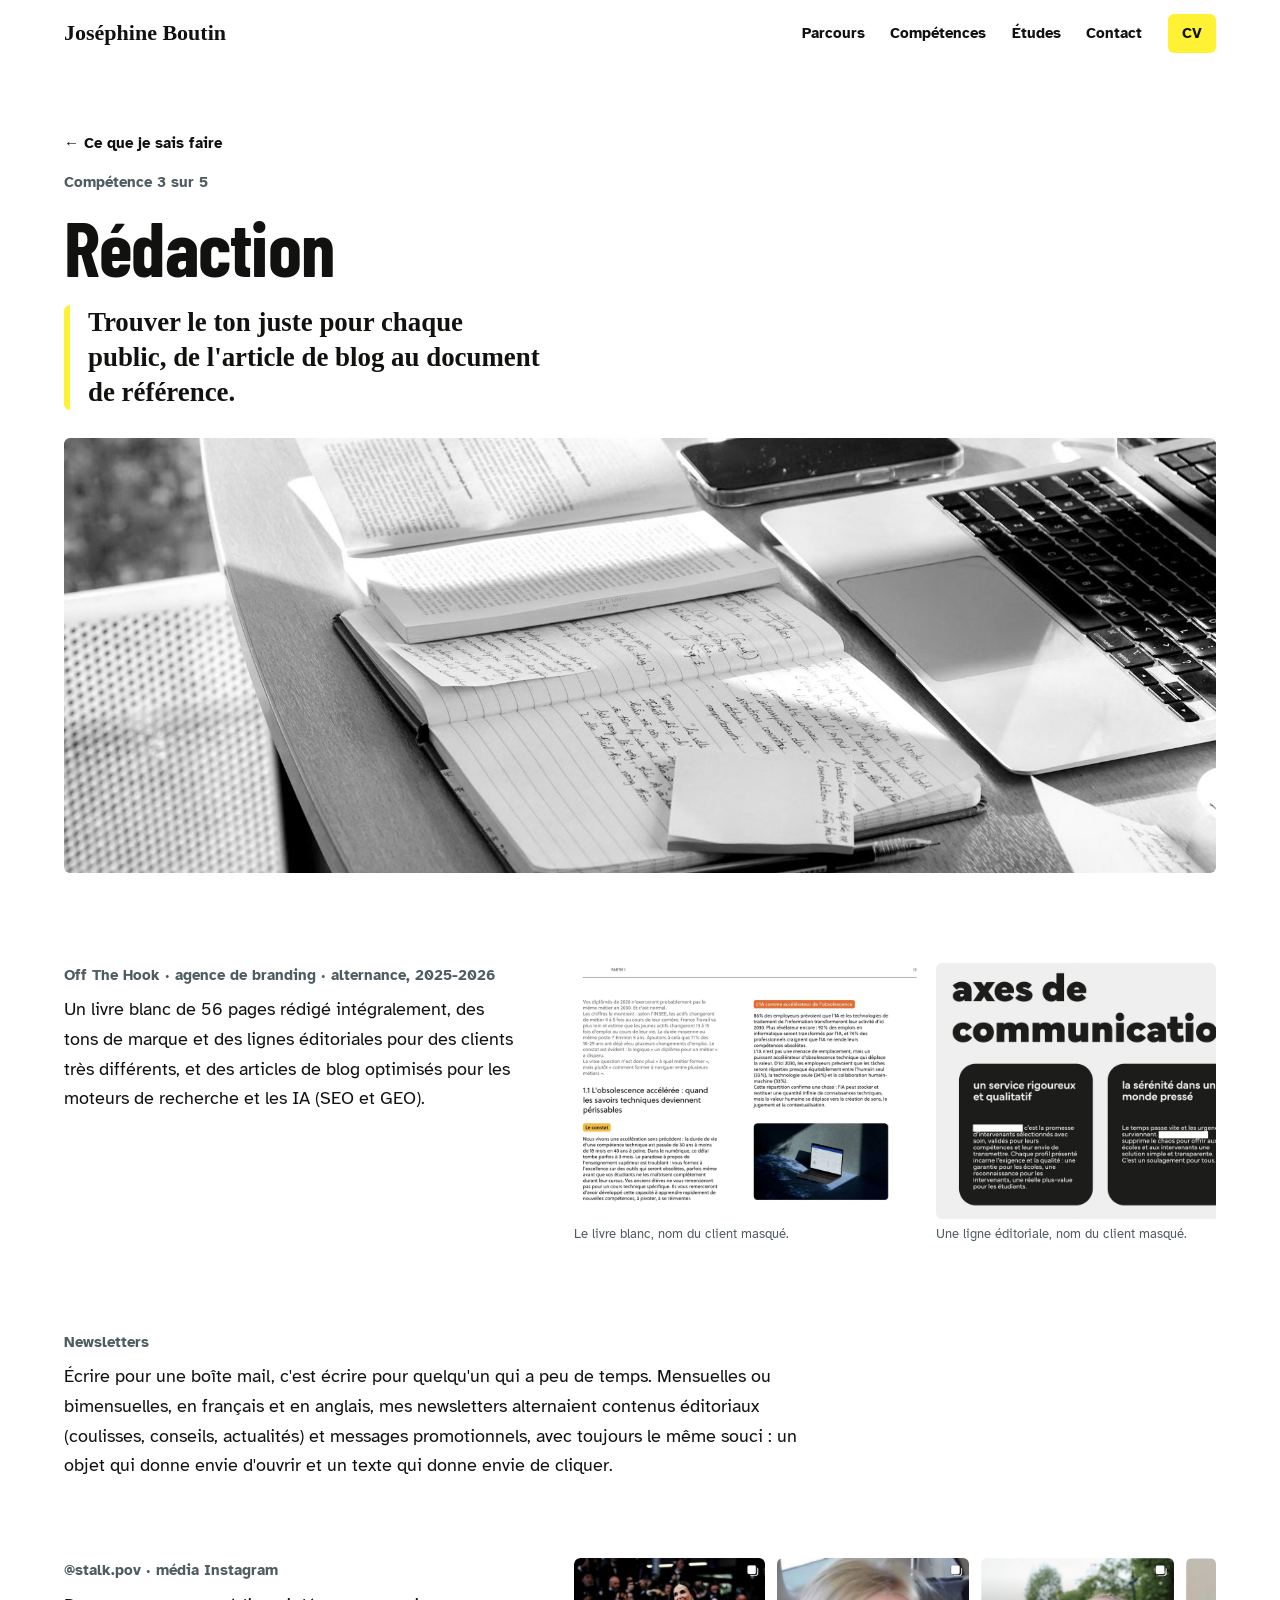
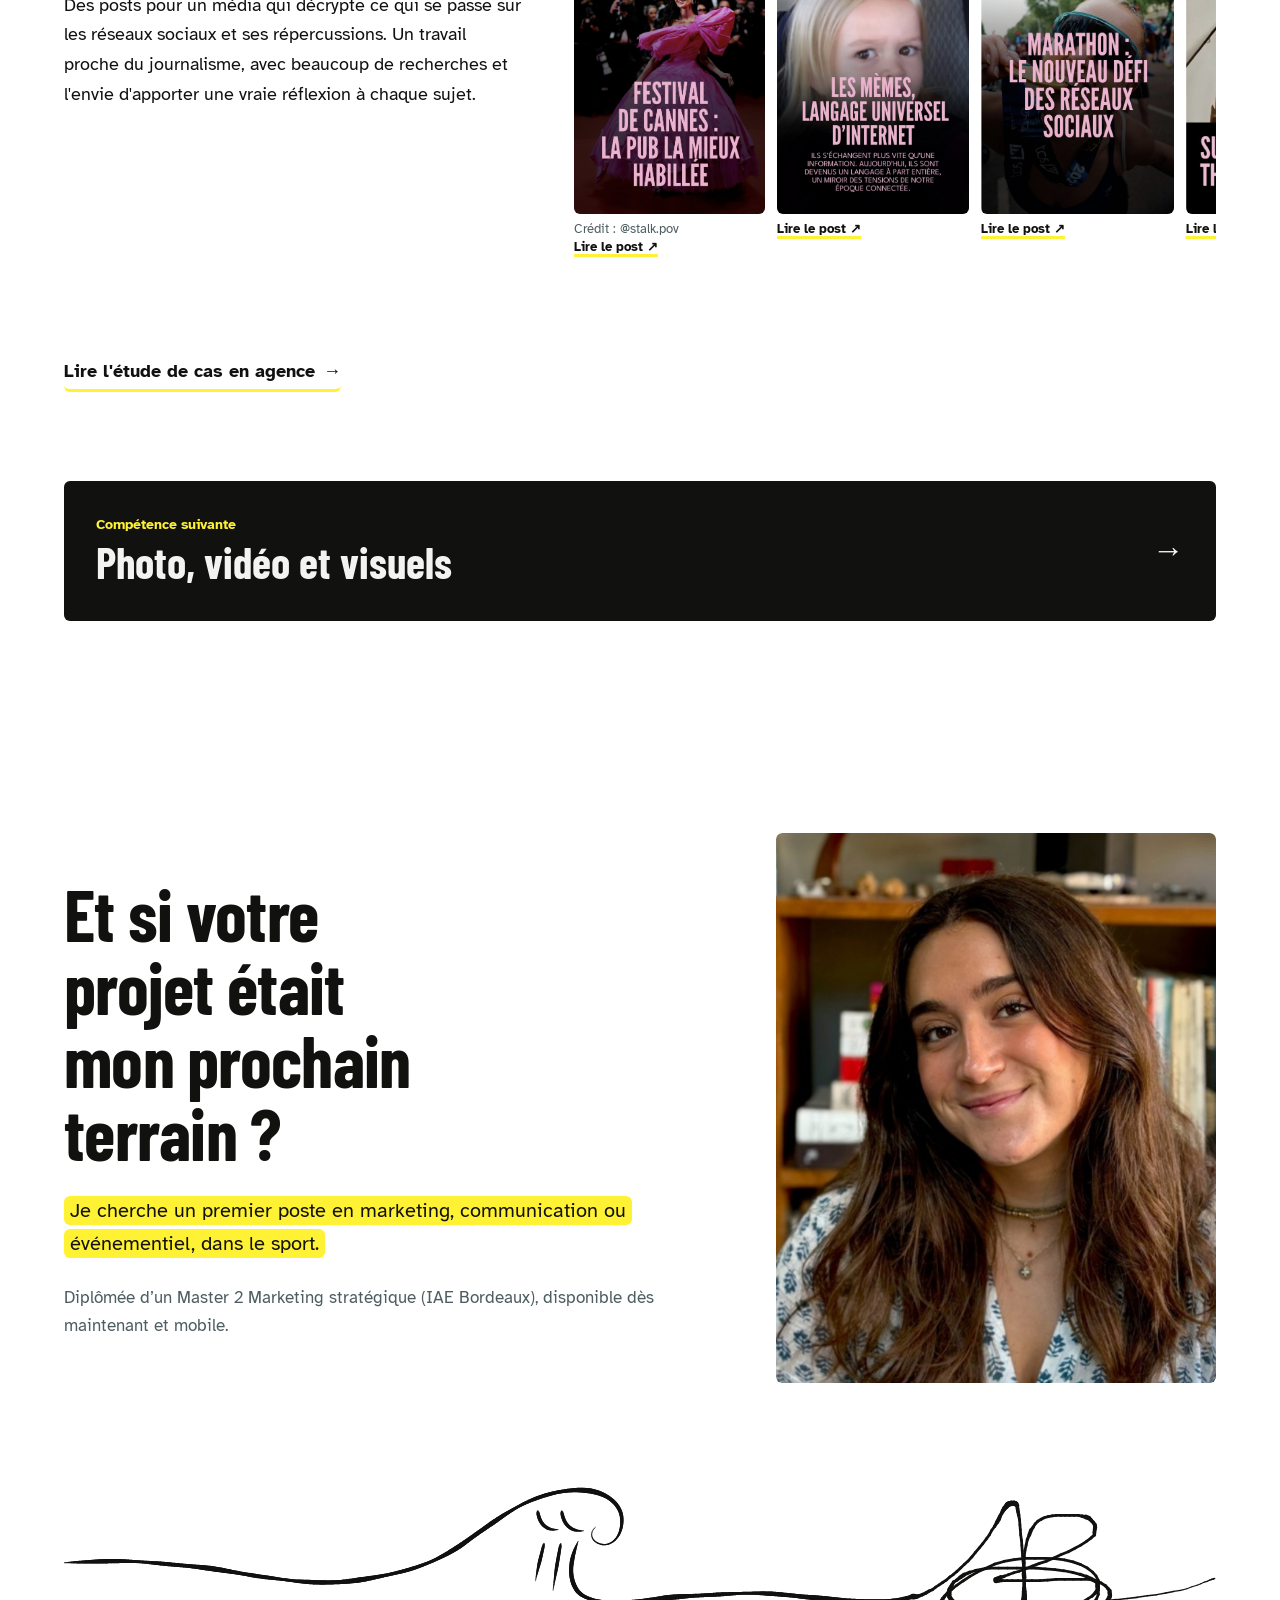
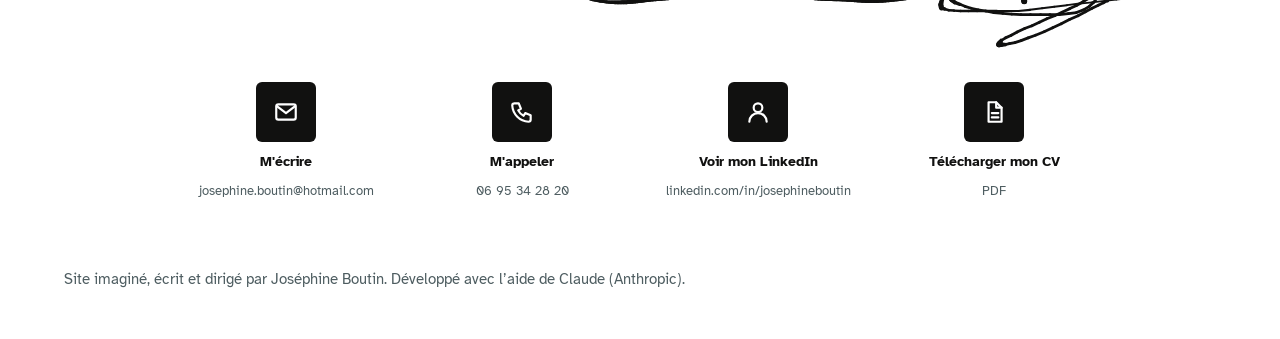
<file: competence-redaction.html>
<!doctype html>
<html lang="fr" class="pro" data-lock="">
<head>
<meta charset="utf-8">
<meta name="viewport" content="width=device-width, initial-scale=1, viewport-fit=cover">
<meta name="robots" content="noindex, nofollow">
<meta name="description" content="Rédaction : exemples concrets et photos, portfolio de Joséphine Boutin.">
<title>Rédaction, Joséphine Boutin</title>
<link rel="icon" href="images/favicon.ico" sizes="any">
<link rel="icon" type="image/png" sizes="32x32" href="images/favicon-32.png">
<link rel="icon" type="image/png" sizes="192x192" href="images/favicon-192.png">
<link rel="apple-touch-icon" href="images/apple-touch-icon.png">
<meta name="theme-color" content="#111110">
<meta property="og:type" content="website">
<meta property="og:locale" content="fr_FR">
<meta property="og:site_name" content="Joséphine Boutin, portfolio">
<meta property="og:title" content="Rédaction, Joséphine Boutin">
<meta property="og:description" content="Rédaction : exemples concrets et photos, portfolio de Joséphine Boutin.">
<meta property="og:image" content="https://josephineboutin.github.io/portfolio-sport/images/partage.jpg">
<meta property="og:image:width" content="1200">
<meta property="og:image:height" content="630">
<meta property="og:image:alt" content="Joséphine Boutin, marketing, communication et événementiel au service du sport">
<meta name="twitter:card" content="summary_large_image">
<link rel="stylesheet" href="https://api.fontshare.com/v2/css?f[]=zodiak@1&display=swap">
<link rel="preconnect" href="https://fonts.googleapis.com">
<link rel="preconnect" href="https://fonts.gstatic.com" crossorigin>
<link rel="stylesheet" href="https://fonts.googleapis.com/css2?family=Barlow+Condensed:wght@500;600;700&family=Atkinson+Hyperlegible:ital,wght@0,400;0,700;1,400&display=swap">
<link rel="stylesheet" href="assets/site.css">
</head>
<body>
<header class="bar">
  <div class="wrap">
    <a class="brand" href="index.html">Joséphine Boutin</a>
    <nav class="nav" aria-label="Sections"><a href="index.html#parcours">Parcours</a><a href="index.html#competences">Compétences</a><a href="index.html#etudes">Études</a><a href="index.html#contact">Contact</a><a class="nav-cv" data-goatcounter-click="clic-cv-menu" data-goatcounter-title="Clic sur le CV (menu)" href="cv-josephine-boutin.pdf" target="_blank" rel="noopener">CV</a></nav>
    <div class="toggle" id="mini-toggle" role="group" aria-label="Choisir la lecture">
      <span class="knob" aria-hidden="true"></span>
      <button type="button" data-mode="strategie" aria-pressed="true">Stratégie</button>
      <button type="button" data-mode="terrain" aria-pressed="false">Terrain</button>
    </div>
  </div>
  <span class="progress" aria-hidden="true"></span>
</header>
<main id="top">
  <header class="wrap sk-head">
    <a class="back" href="index.html#competences">← Ce que je sais faire</a>
    <span class="lbl">Compétence 3 sur 5</span>
    <h1 class="titre">Rédaction</h1>
    <p class="sk-intro">Trouver le ton juste pour chaque public, de l'article de blog au document de référence.</p>
  </header>
  <figure class="wrap sk-hero"><img src="images/carte-redaction.jpg" alt="" style="view-transition-name:ph-redaction;object-position:50% 50%"></figure>
  <section class="wrap sk-list">
    <article class="ex"><div><p class="ex-l">Off The Hook · agence de branding · alternance, 2025-2026</p><div class="ex-t"><p>Un livre blanc de 56 pages rédigé intégralement, des tons de marque et des lignes éditoriales pour des clients très différents, et des articles de blog optimisés pour les moteurs de recherche et les IA (SEO et GEO).</p></div></div><div class="strip"><figure><img src="images/agence-doc-livre-blanc.jpg" alt="Le livre blanc, nom du client masqué." data-cap="Le livre blanc, nom du client masqué." loading="lazy"><figcaption>Le livre blanc, nom du client masqué.</figcaption></figure><figure><img src="images/agence-doc-ligne-editoriale.jpg" alt="Une ligne éditoriale, nom du client masqué." data-cap="Une ligne éditoriale, nom du client masqué." loading="lazy"><figcaption>Une ligne éditoriale, nom du client masqué.</figcaption></figure><figure><img src="images/oth-blog.jpg" alt="Un article publié sur le blog d'Off The Hook." data-cap="Un article publié sur le blog d'Off The Hook." loading="lazy"><figcaption>Un article publié sur le blog d'Off The Hook.</figcaption></figure></div></article>
    <article class="ex no-ph"><div><p class="ex-l">Newsletters</p><div class="ex-t"><p>Écrire pour une boîte mail, c'est écrire pour quelqu'un qui a peu de temps. Mensuelles ou bimensuelles, en français et en anglais, mes newsletters alternaient contenus éditoriaux (coulisses, conseils, actualités) et messages promotionnels, avec toujours le même souci : un objet qui donne envie d'ouvrir et un texte qui donne envie de cliquer.</p></div></div></article>
    <article class="ex"><div><p class="ex-l">@stalk.pov · média Instagram</p><div class="ex-t"><p>Des posts pour un média qui décrypte ce qui se passe sur les réseaux sociaux et ses répercussions. Un travail proche du journalisme, avec beaucoup de recherches et l'envie d'apporter une vraie réflexion à chaque sujet.</p></div></div><div class="strip"><figure><img src="images/stalk-2.jpg" alt="Crédit : @stalk.pov" data-cap="Crédit : @stalk.pov" loading="lazy"><figcaption>Crédit : @stalk.pov <a class="ig" href="https://www.instagram.com/p/DY13b86jHJs/" target="_blank" rel="noopener">Lire le post ↗</a></figcaption></figure><figure><img src="images/stalk-3.jpg" alt="Crédit : @stalk.pov" data-cap="Crédit : @stalk.pov" loading="lazy"><figcaption> <a class="ig" href="https://www.instagram.com/p/DRKAxsujCIc/" target="_blank" rel="noopener">Lire le post ↗</a></figcaption></figure><figure><img src="images/stalk-1.jpg" alt="Crédit : @stalk.pov" data-cap="Crédit : @stalk.pov" loading="lazy"><figcaption> <a class="ig" href="https://www.instagram.com/p/DXEEfhSjLLf/" target="_blank" rel="noopener">Lire le post ↗</a></figcaption></figure><figure><img src="images/stalk-4.jpg" alt="Crédit : @stalk.pov" data-cap="Crédit : @stalk.pov" loading="lazy"><figcaption> <a class="ig" href="https://www.instagram.com/p/DRjdaczDEry/" target="_blank" rel="noopener">Lire le post ↗</a></figcaption></figure></div></article>
    <a class="sk-related" href="etude-expertise.html">Lire l'étude de cas en agence <i aria-hidden="true">→</i></a>
  </section>
  <div class="wrap"><a class="sk-next" href="competence-visuels.html"><span><small>Compétence suivante</small><b>Photo, vidéo et visuels</b></span><i aria-hidden="true">→</i></a></div>
  <footer class="wrap end" id="contact" aria-labelledby="t-end">
    <div class="end-head">
      <div class="end-txt">
    <h2 class="titre" id="t-end">Et si votre projet était mon prochain terrain ?</h2>
    <p class="lead"><span class="hl hl-lead">Je cherche un premier poste en marketing, communication ou événementiel, dans le sport.</span></p>
    <p class="lead-sub">Diplômée d’un Master 2 Marketing stratégique (IAE Bordeaux), disponible dès maintenant et mobile.</p>
      </div>
      <figure class="portrait"><img src="images/portrait-josephine.jpg" alt="Portrait de Joséphine Boutin" width="1200" height="1500"></figure>
    </div>
    <canvas class="sign" id="sign" aria-label="Ma signature : une ligne qui devient vague, puis mes initiales"></canvas>
    <div class="contact">
      <a class="c-mail" href="mailto:josephine.boutin@hotmail.com"><span class="ic"><svg viewBox="0 0 24 24" aria-hidden="true"><rect x="3" y="5" width="18" height="14" rx="2"></rect><path d="M3.5 6.5 12 13l8.5-6.5"></path></svg></span>M'écrire<small>josephine.boutin@hotmail.com</small></a>
      <a class="c-tel" href="tel:+33695342820"><span class="ic"><svg viewBox="0 0 24 24" aria-hidden="true"><path d="M5 4h4l2 5-2.5 1.5a11 11 0 0 0 5 5L15 13l5 2v4a2 2 0 0 1-2 2A16 16 0 0 1 3 6a2 2 0 0 1 2-2"></path></svg></span>M'appeler<small>06 95 34 28 20</small></a>
      <a class="c-in" href="https://www.linkedin.com/in/josephineboutin/" target="_blank" rel="noopener"><span class="ic"><svg viewBox="0 0 24 24" aria-hidden="true"><circle cx="12" cy="8" r="4"></circle><path d="M4 21a8 8 0 0 1 16 0"></path></svg></span>Voir mon LinkedIn<small>linkedin.com/in/josephineboutin</small></a>
      <a class="c-cv" data-goatcounter-click="clic-cv-bas-de-page" data-goatcounter-title="Clic sur le CV (bas de page)" href="cv-josephine-boutin.pdf" target="_blank" rel="noopener"><span class="ic"><svg viewBox="0 0 24 24" aria-hidden="true"><path d="M7 3h7l5 5v13H7z"></path><path d="M14 3v5h5"></path><path d="M10 13h6M10 17h6"></path></svg></span>Télécharger mon CV<small>PDF</small></a>
    </div>
  </footer>
  <p class="wrap proto">Site imaginé, écrit et dirigé par Joséphine Boutin. Développé avec l’aide de Claude (Anthropic).</p>
</main>
<canvas id="wake" aria-hidden="true"></canvas>
<canvas id="wipe" aria-hidden="true"></canvas>
<div class="cursor" aria-hidden="true"></div>
<script src="assets/site.js"></script>
<script data-goatcounter="https://josephineboutin.goatcounter.com/count" async src="https://gc.zgo.at/count.js"></script>
</body>
</html>
</file>
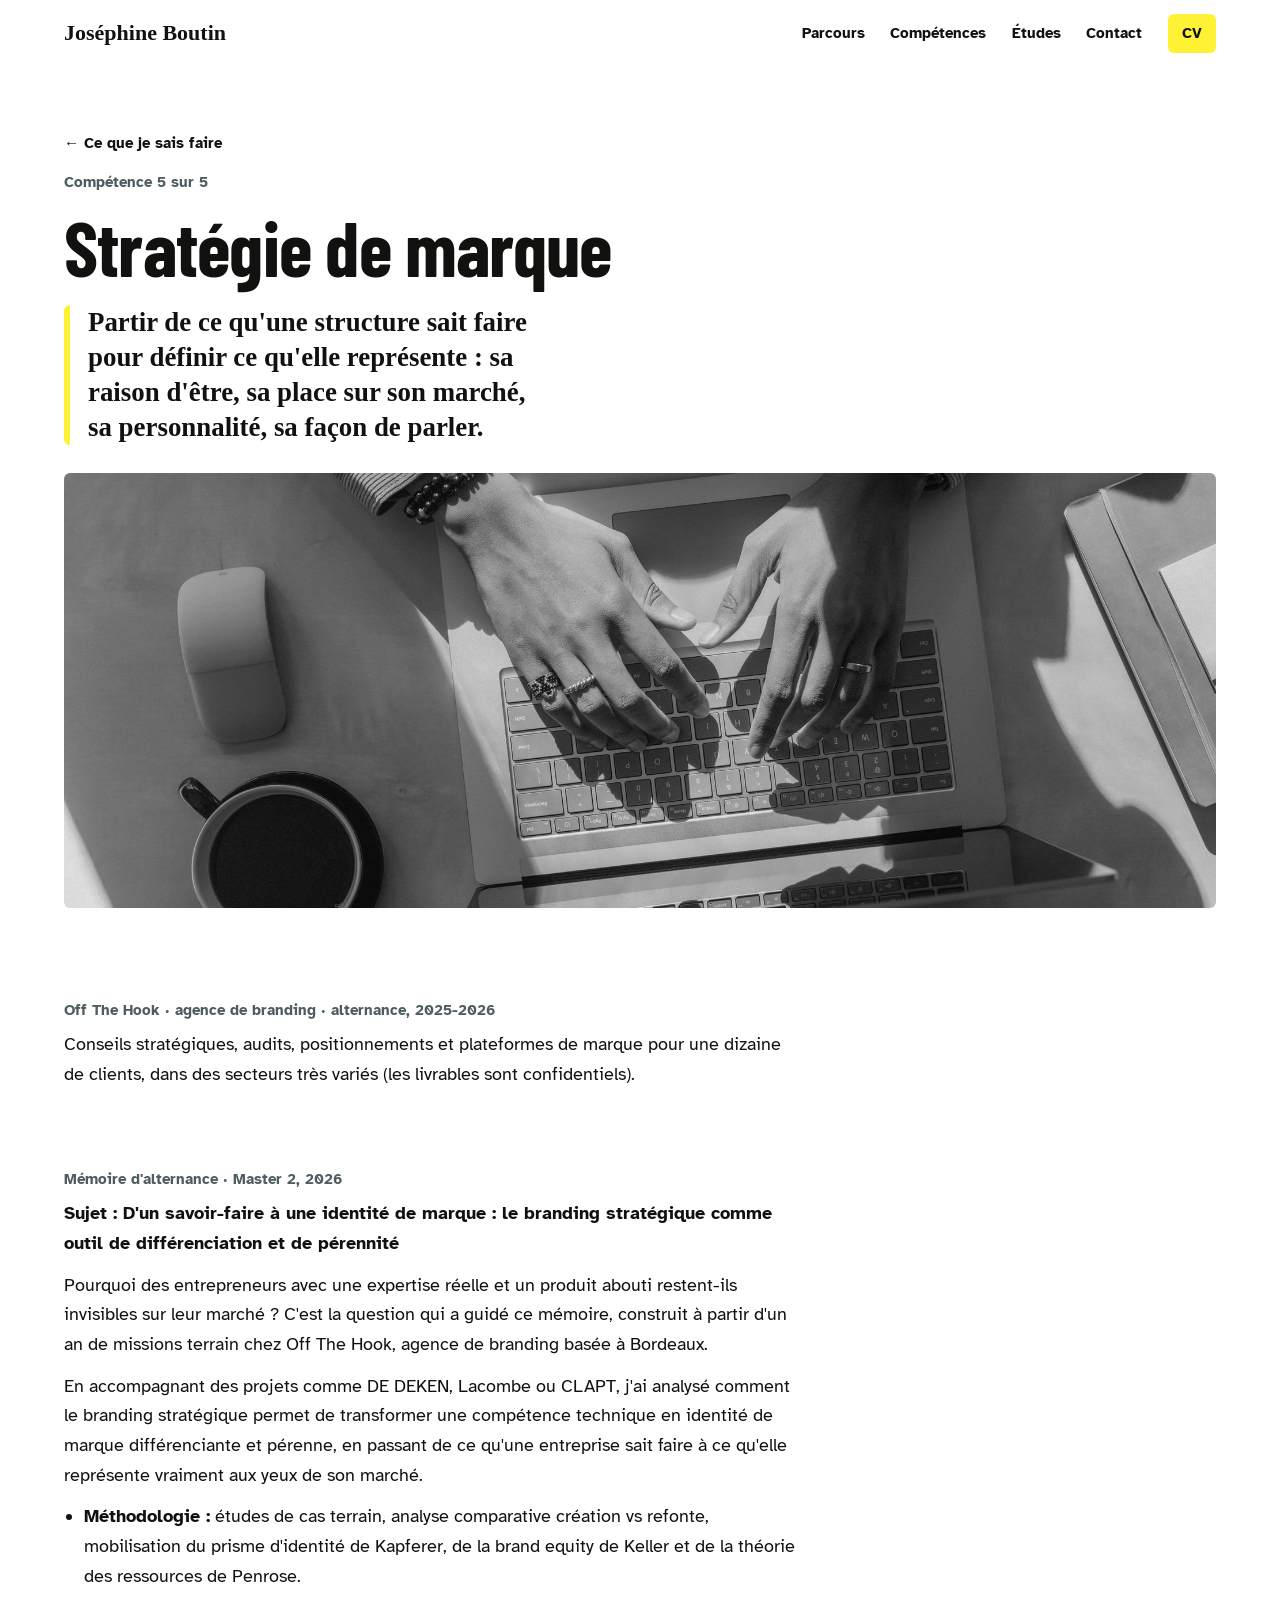
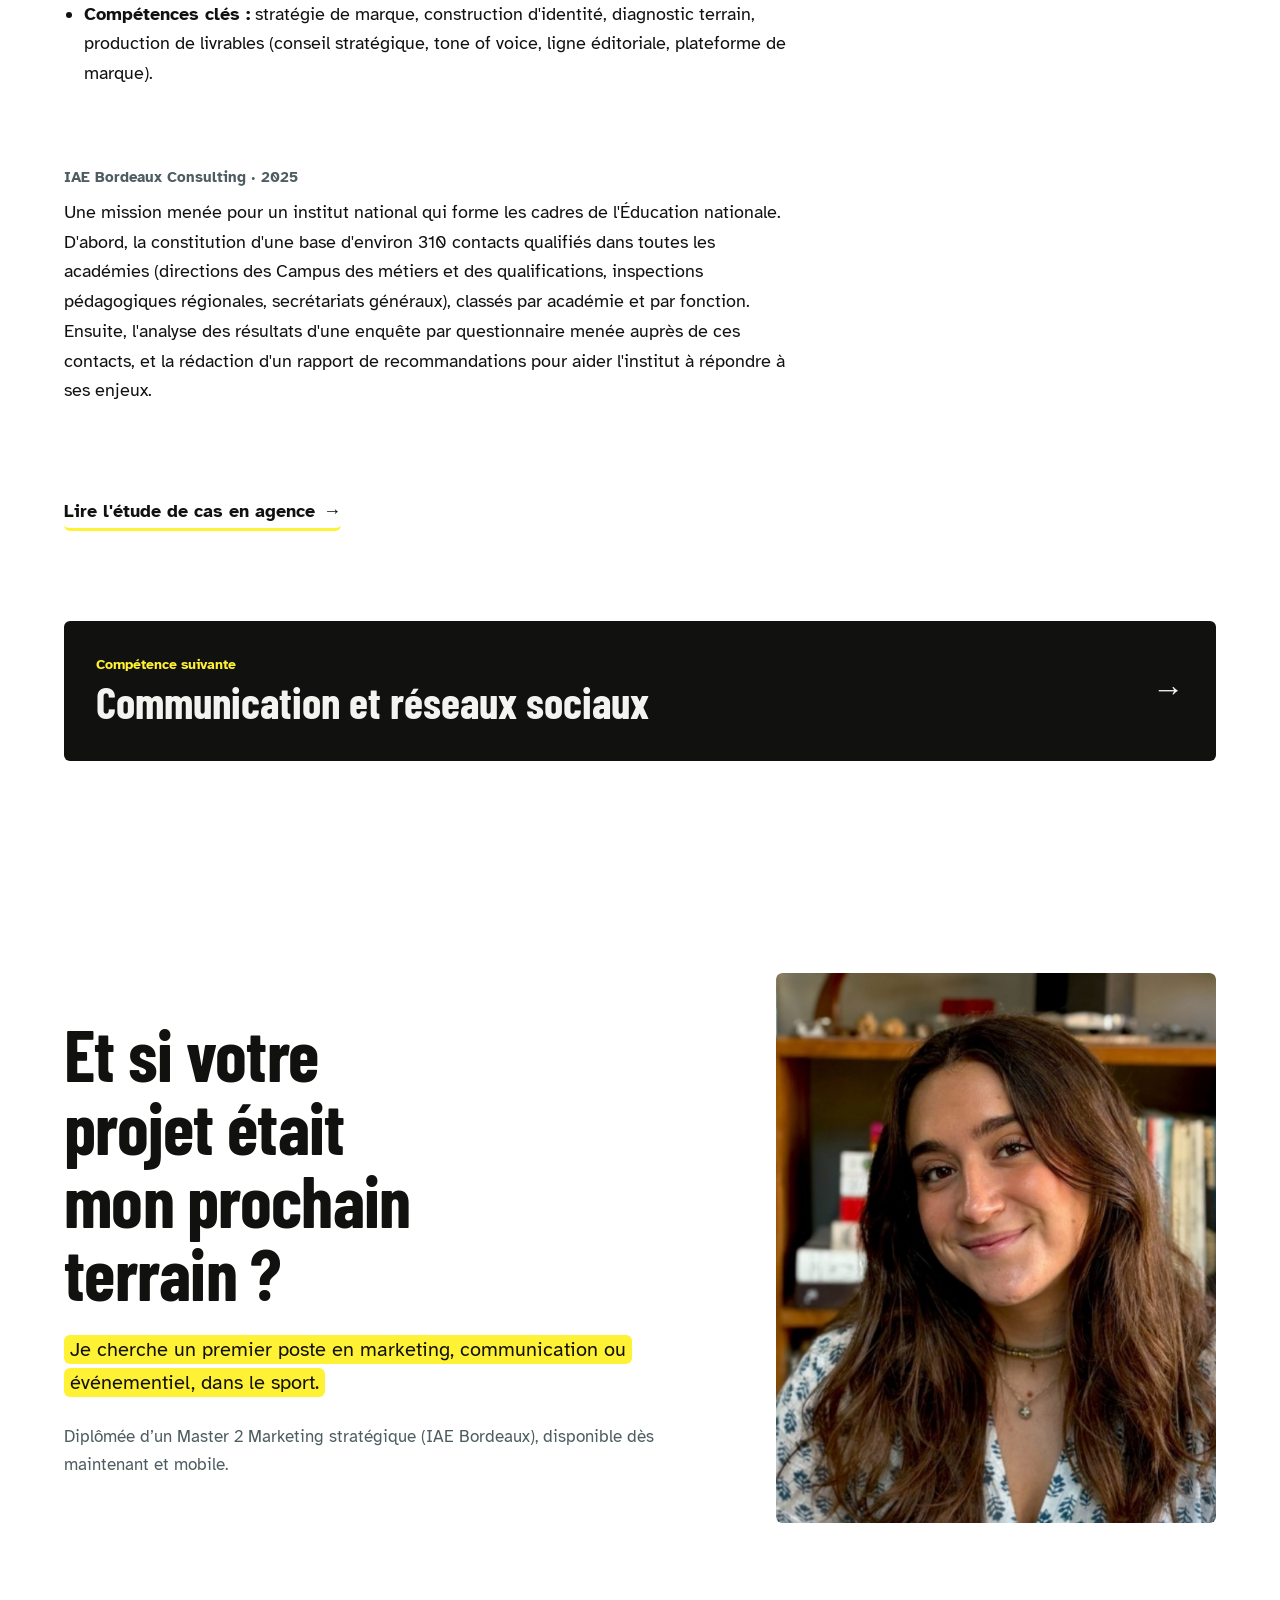
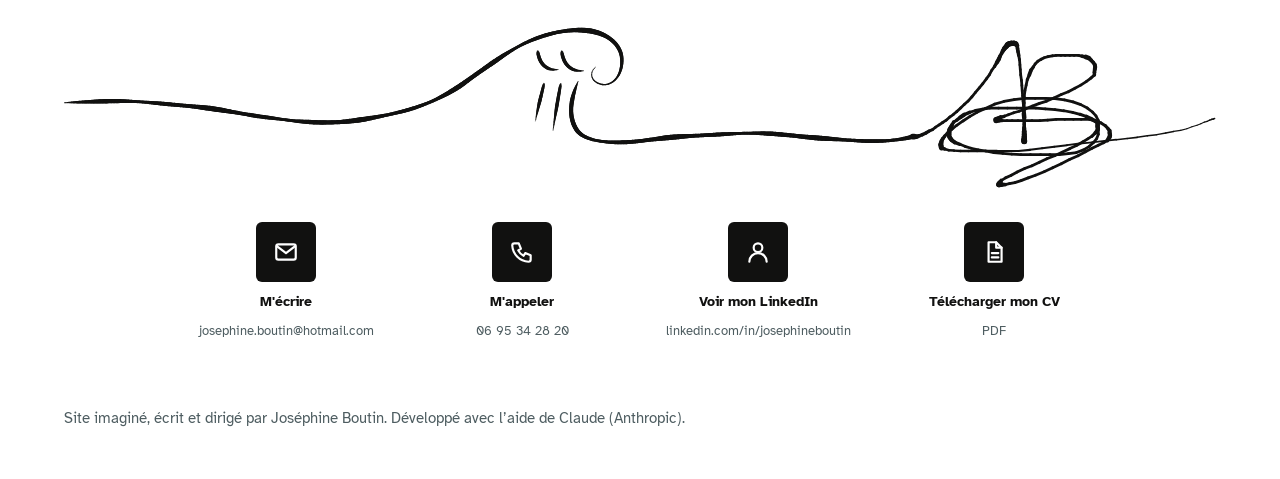
<file: competence-strategie.html>
<!doctype html>
<html lang="fr" class="pro" data-lock="">
<head>
<meta charset="utf-8">
<meta name="viewport" content="width=device-width, initial-scale=1, viewport-fit=cover">
<meta name="robots" content="noindex, nofollow">
<meta name="description" content="Stratégie de marque : exemples concrets et photos, portfolio de Joséphine Boutin.">
<title>Stratégie de marque, Joséphine Boutin</title>
<link rel="icon" href="images/favicon.ico" sizes="any">
<link rel="icon" type="image/png" sizes="32x32" href="images/favicon-32.png">
<link rel="icon" type="image/png" sizes="192x192" href="images/favicon-192.png">
<link rel="apple-touch-icon" href="images/apple-touch-icon.png">
<meta name="theme-color" content="#111110">
<meta property="og:type" content="website">
<meta property="og:locale" content="fr_FR">
<meta property="og:site_name" content="Joséphine Boutin, portfolio">
<meta property="og:title" content="Stratégie de marque, Joséphine Boutin">
<meta property="og:description" content="Stratégie de marque : exemples concrets et photos, portfolio de Joséphine Boutin.">
<meta property="og:image" content="https://josephineboutin.github.io/portfolio-sport/images/partage.jpg">
<meta property="og:image:width" content="1200">
<meta property="og:image:height" content="630">
<meta property="og:image:alt" content="Joséphine Boutin, marketing, communication et événementiel au service du sport">
<meta name="twitter:card" content="summary_large_image">
<link rel="stylesheet" href="https://api.fontshare.com/v2/css?f[]=zodiak@1&display=swap">
<link rel="preconnect" href="https://fonts.googleapis.com">
<link rel="preconnect" href="https://fonts.gstatic.com" crossorigin>
<link rel="stylesheet" href="https://fonts.googleapis.com/css2?family=Barlow+Condensed:wght@500;600;700&family=Atkinson+Hyperlegible:ital,wght@0,400;0,700;1,400&display=swap">
<link rel="stylesheet" href="assets/site.css">
</head>
<body>
<header class="bar">
  <div class="wrap">
    <a class="brand" href="index.html">Joséphine Boutin</a>
    <nav class="nav" aria-label="Sections"><a href="index.html#parcours">Parcours</a><a href="index.html#competences">Compétences</a><a href="index.html#etudes">Études</a><a href="index.html#contact">Contact</a><a class="nav-cv" data-goatcounter-click="clic-cv-menu" data-goatcounter-title="Clic sur le CV (menu)" href="cv-josephine-boutin.pdf" target="_blank" rel="noopener">CV</a></nav>
    <div class="toggle" id="mini-toggle" role="group" aria-label="Choisir la lecture">
      <span class="knob" aria-hidden="true"></span>
      <button type="button" data-mode="strategie" aria-pressed="true">Stratégie</button>
      <button type="button" data-mode="terrain" aria-pressed="false">Terrain</button>
    </div>
  </div>
  <span class="progress" aria-hidden="true"></span>
</header>
<main id="top">
  <header class="wrap sk-head">
    <a class="back" href="index.html#competences">← Ce que je sais faire</a>
    <span class="lbl">Compétence 5 sur 5</span>
    <h1 class="titre">Stratégie de marque</h1>
    <p class="sk-intro">Partir de ce qu'une structure sait faire pour définir ce qu'elle représente : sa raison d'être, sa place sur son marché, sa personnalité, sa façon de parler.</p>
  </header>
  <figure class="wrap sk-hero"><img src="images/agence-terrain-atelier.jpg" alt="" style="view-transition-name:ph-strategie;object-position:50% 50%"></figure>
  <section class="wrap sk-list">
    <article class="ex no-ph"><div><p class="ex-l">Off The Hook · agence de branding · alternance, 2025-2026</p><div class="ex-t"><p>Conseils stratégiques, audits, positionnements et plateformes de marque pour une dizaine de clients, dans des secteurs très variés (les livrables sont confidentiels).</p></div></div></article>
    <article class="ex no-ph"><div><p class="ex-l">Mémoire d'alternance · Master 2, 2026</p><div class="ex-t"><p><b>Sujet : D'un savoir-faire à une identité de marque : le branding stratégique comme outil de différenciation et de pérennité</b></p><p>Pourquoi des entrepreneurs avec une expertise réelle et un produit abouti restent-ils invisibles sur leur marché ? C'est la question qui a guidé ce mémoire, construit à partir d'un an de missions terrain chez Off The Hook, agence de branding basée à Bordeaux.</p><p>En accompagnant des projets comme DE DEKEN, Lacombe ou CLAPT, j'ai analysé comment le branding stratégique permet de transformer une compétence technique en identité de marque différenciante et pérenne, en passant de ce qu'une entreprise sait faire à ce qu'elle représente vraiment aux yeux de son marché.</p><ul><li><b>Méthodologie :</b> études de cas terrain, analyse comparative création vs refonte, mobilisation du prisme d'identité de Kapferer, de la brand equity de Keller et de la théorie des ressources de Penrose.</li><li><b>Compétences clés :</b> stratégie de marque, construction d'identité, diagnostic terrain, production de livrables (conseil stratégique, tone of voice, ligne éditoriale, plateforme de marque).</li></ul></div></div></article>
    <article class="ex no-ph"><div><p class="ex-l">IAE Bordeaux Consulting · 2025</p><div class="ex-t"><p>Une mission menée pour un institut national qui forme les cadres de l'Éducation nationale. D'abord, la constitution d'une base d'environ 310 contacts qualifiés dans toutes les académies (directions des Campus des métiers et des qualifications, inspections pédagogiques régionales, secrétariats généraux), classés par académie et par fonction. Ensuite, l'analyse des résultats d'une enquête par questionnaire menée auprès de ces contacts, et la rédaction d'un rapport de recommandations pour aider l'institut à répondre à ses enjeux.</p></div></div></article>
    <a class="sk-related" href="etude-expertise.html">Lire l'étude de cas en agence <i aria-hidden="true">→</i></a>
  </section>
  <div class="wrap"><a class="sk-next" href="competence-communication.html"><span><small>Compétence suivante</small><b>Communication et réseaux sociaux</b></span><i aria-hidden="true">→</i></a></div>
  <footer class="wrap end" id="contact" aria-labelledby="t-end">
    <div class="end-head">
      <div class="end-txt">
    <h2 class="titre" id="t-end">Et si votre projet était mon prochain terrain ?</h2>
    <p class="lead"><span class="hl hl-lead">Je cherche un premier poste en marketing, communication ou événementiel, dans le sport.</span></p>
    <p class="lead-sub">Diplômée d’un Master 2 Marketing stratégique (IAE Bordeaux), disponible dès maintenant et mobile.</p>
      </div>
      <figure class="portrait"><img src="images/portrait-josephine.jpg" alt="Portrait de Joséphine Boutin" width="1200" height="1500"></figure>
    </div>
    <canvas class="sign" id="sign" aria-label="Ma signature : une ligne qui devient vague, puis mes initiales"></canvas>
    <div class="contact">
      <a class="c-mail" href="mailto:josephine.boutin@hotmail.com"><span class="ic"><svg viewBox="0 0 24 24" aria-hidden="true"><rect x="3" y="5" width="18" height="14" rx="2"></rect><path d="M3.5 6.5 12 13l8.5-6.5"></path></svg></span>M'écrire<small>josephine.boutin@hotmail.com</small></a>
      <a class="c-tel" href="tel:+33695342820"><span class="ic"><svg viewBox="0 0 24 24" aria-hidden="true"><path d="M5 4h4l2 5-2.5 1.5a11 11 0 0 0 5 5L15 13l5 2v4a2 2 0 0 1-2 2A16 16 0 0 1 3 6a2 2 0 0 1 2-2"></path></svg></span>M'appeler<small>06 95 34 28 20</small></a>
      <a class="c-in" href="https://www.linkedin.com/in/josephineboutin/" target="_blank" rel="noopener"><span class="ic"><svg viewBox="0 0 24 24" aria-hidden="true"><circle cx="12" cy="8" r="4"></circle><path d="M4 21a8 8 0 0 1 16 0"></path></svg></span>Voir mon LinkedIn<small>linkedin.com/in/josephineboutin</small></a>
      <a class="c-cv" data-goatcounter-click="clic-cv-bas-de-page" data-goatcounter-title="Clic sur le CV (bas de page)" href="cv-josephine-boutin.pdf" target="_blank" rel="noopener"><span class="ic"><svg viewBox="0 0 24 24" aria-hidden="true"><path d="M7 3h7l5 5v13H7z"></path><path d="M14 3v5h5"></path><path d="M10 13h6M10 17h6"></path></svg></span>Télécharger mon CV<small>PDF</small></a>
    </div>
  </footer>
  <p class="wrap proto">Site imaginé, écrit et dirigé par Joséphine Boutin. Développé avec l’aide de Claude (Anthropic).</p>
</main>
<canvas id="wake" aria-hidden="true"></canvas>
<canvas id="wipe" aria-hidden="true"></canvas>
<div class="cursor" aria-hidden="true"></div>
<script src="assets/site.js"></script>
<script data-goatcounter="https://josephineboutin.goatcounter.com/count" async src="https://gc.zgo.at/count.js"></script>
</body>
</html>
</file>
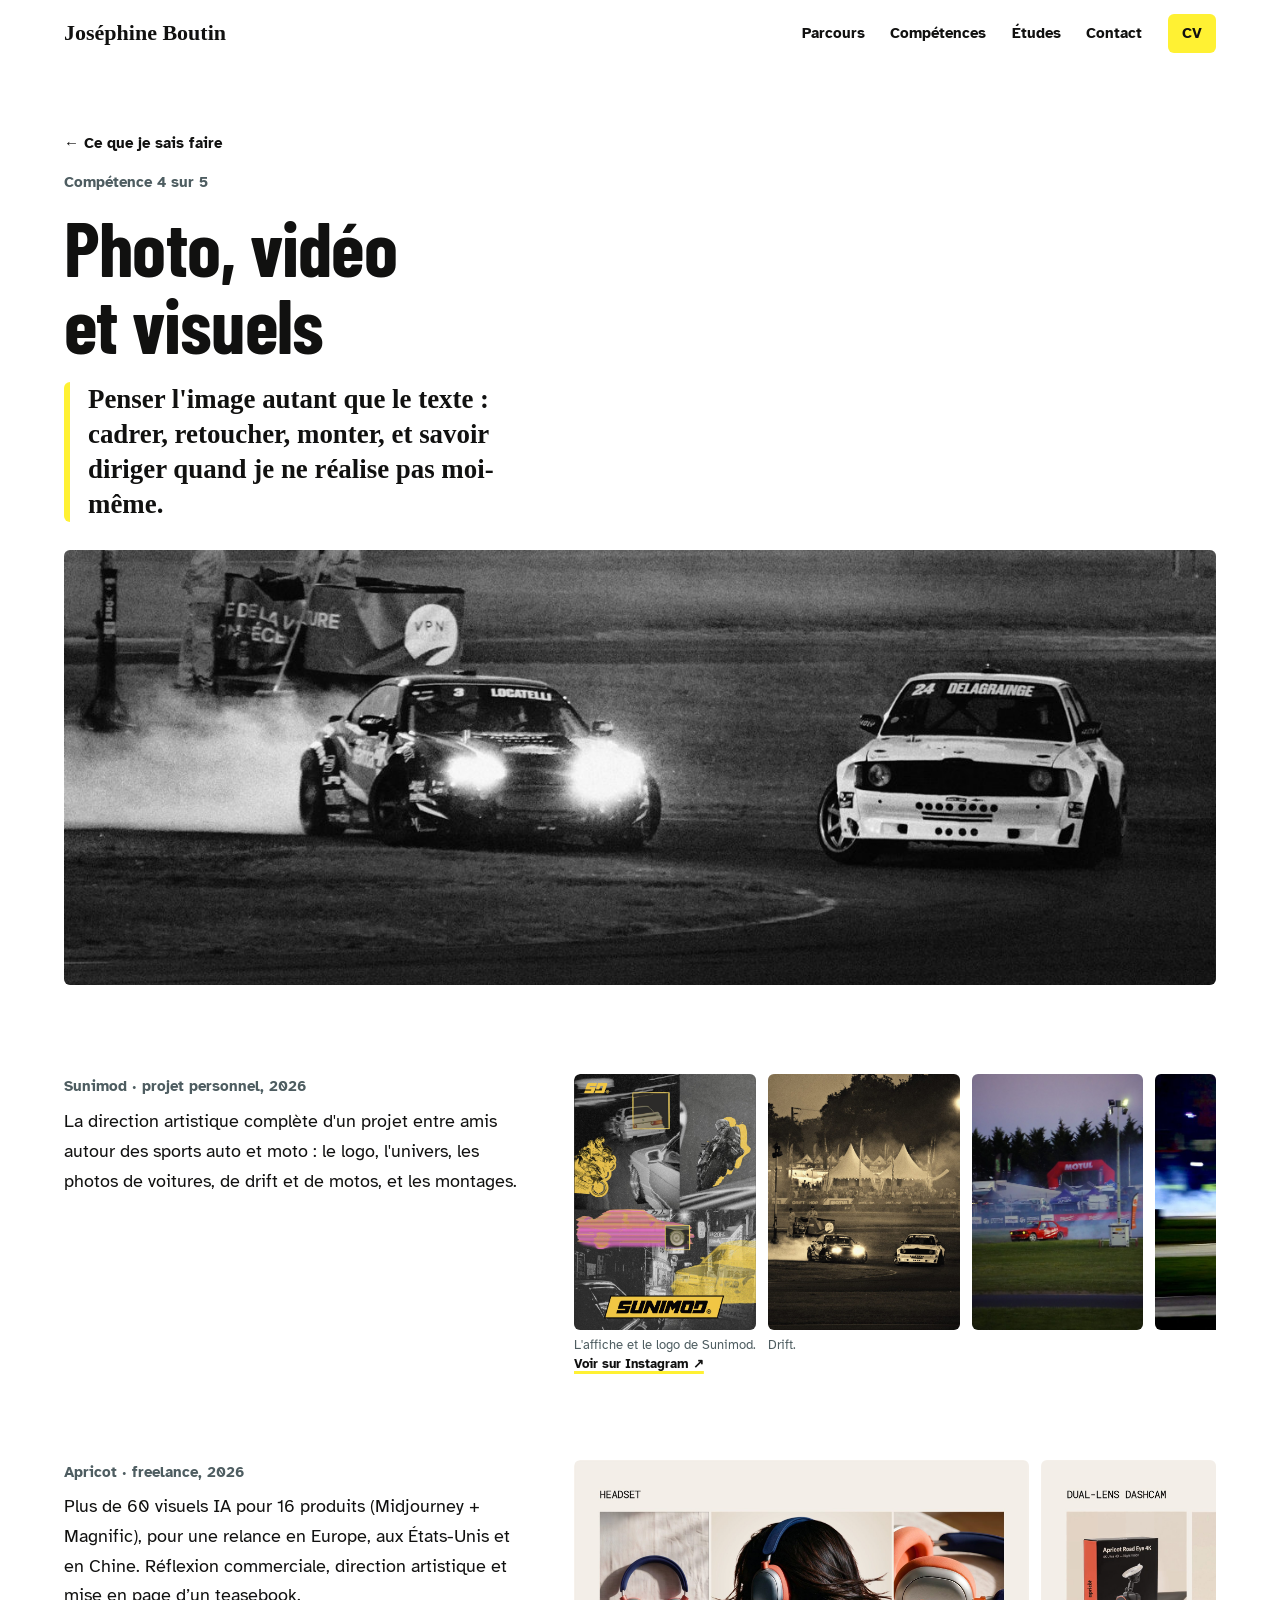
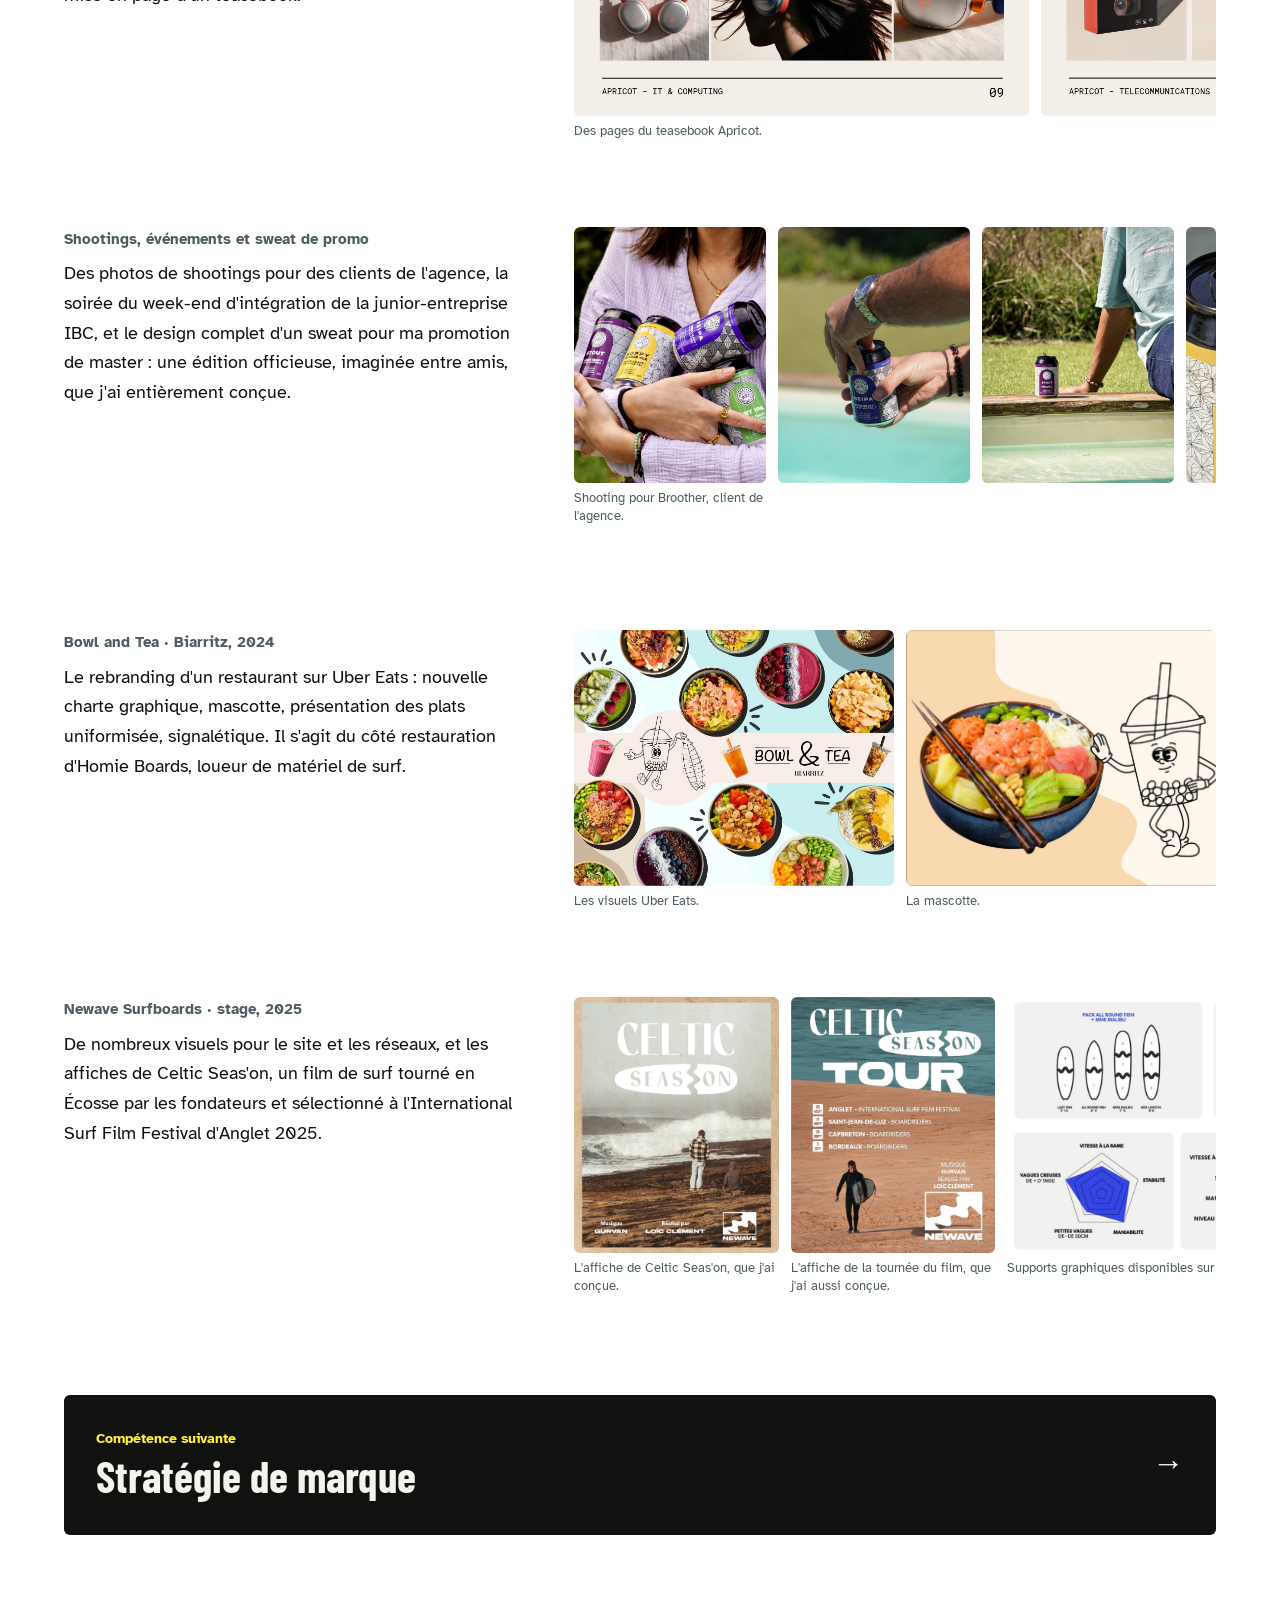
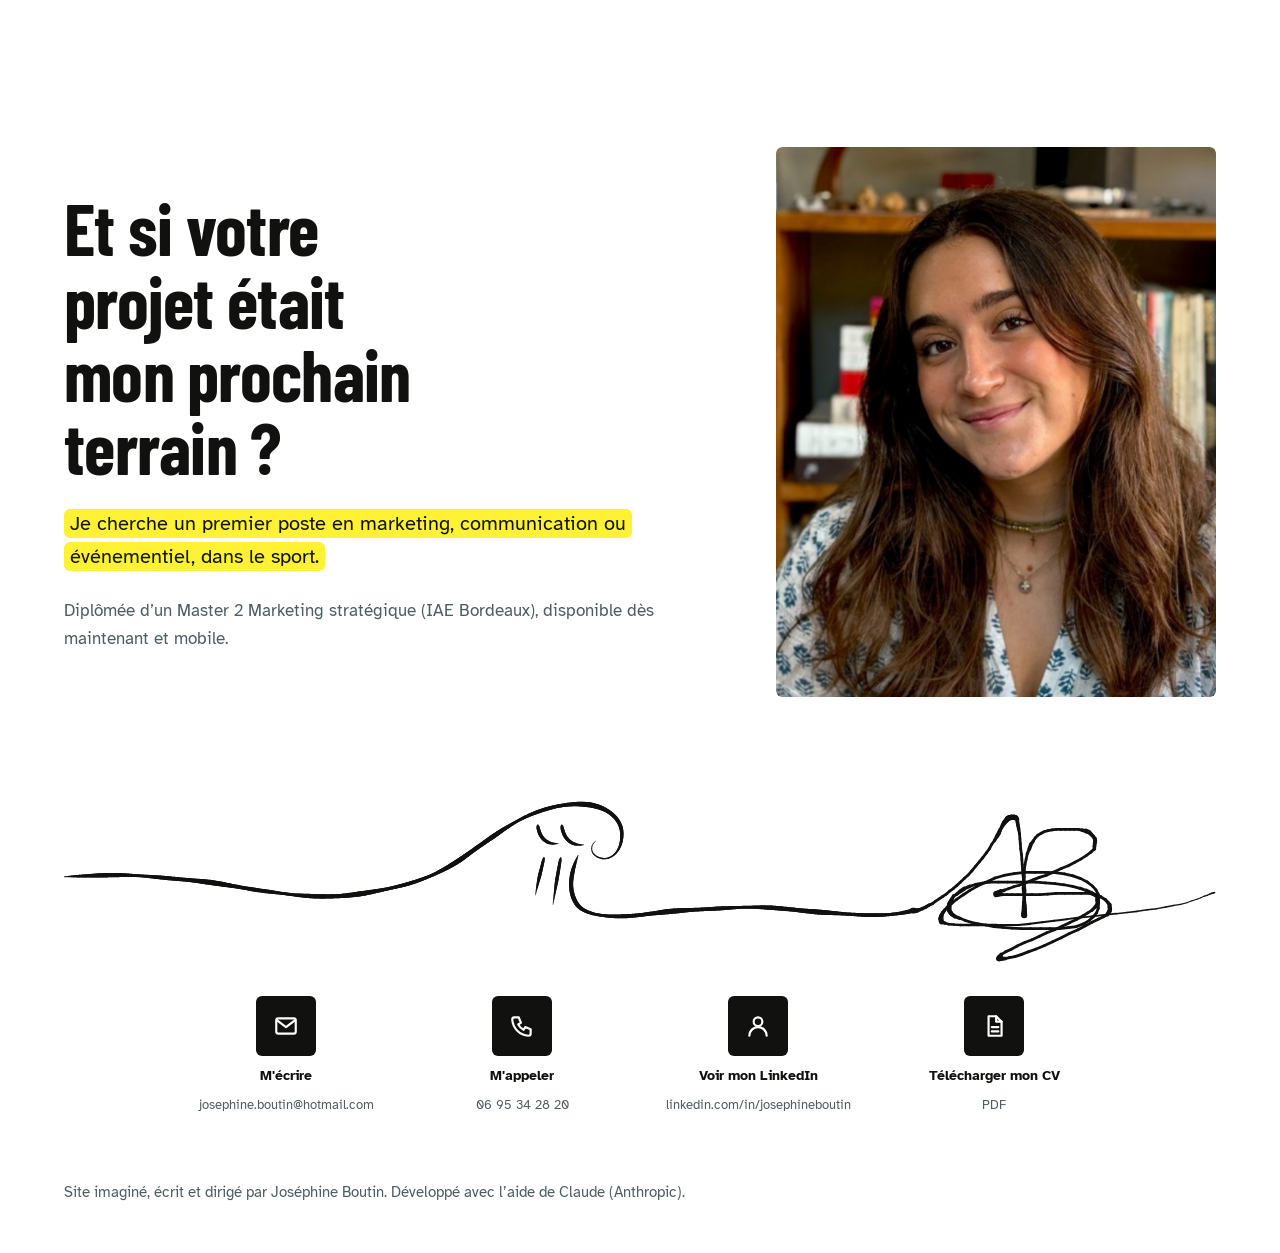
<file: competence-visuels.html>
<!doctype html>
<html lang="fr" class="pro" data-lock="">
<head>
<meta charset="utf-8">
<meta name="viewport" content="width=device-width, initial-scale=1, viewport-fit=cover">
<meta name="robots" content="noindex, nofollow">
<meta name="description" content="Photo, vidéo et visuels : exemples concrets et photos, portfolio de Joséphine Boutin.">
<title>Photo, vidéo et visuels, Joséphine Boutin</title>
<link rel="icon" href="images/favicon.ico" sizes="any">
<link rel="icon" type="image/png" sizes="32x32" href="images/favicon-32.png">
<link rel="icon" type="image/png" sizes="192x192" href="images/favicon-192.png">
<link rel="apple-touch-icon" href="images/apple-touch-icon.png">
<meta name="theme-color" content="#111110">
<meta property="og:type" content="website">
<meta property="og:locale" content="fr_FR">
<meta property="og:site_name" content="Joséphine Boutin, portfolio">
<meta property="og:title" content="Photo, vidéo et visuels, Joséphine Boutin">
<meta property="og:description" content="Photo, vidéo et visuels : exemples concrets et photos, portfolio de Joséphine Boutin.">
<meta property="og:image" content="https://josephineboutin.github.io/portfolio-sport/images/partage.jpg">
<meta property="og:image:width" content="1200">
<meta property="og:image:height" content="630">
<meta property="og:image:alt" content="Joséphine Boutin, marketing, communication et événementiel au service du sport">
<meta name="twitter:card" content="summary_large_image">
<link rel="stylesheet" href="https://api.fontshare.com/v2/css?f[]=zodiak@1&display=swap">
<link rel="preconnect" href="https://fonts.googleapis.com">
<link rel="preconnect" href="https://fonts.gstatic.com" crossorigin>
<link rel="stylesheet" href="https://fonts.googleapis.com/css2?family=Barlow+Condensed:wght@500;600;700&family=Atkinson+Hyperlegible:ital,wght@0,400;0,700;1,400&display=swap">
<link rel="stylesheet" href="assets/site.css">
</head>
<body>
<header class="bar">
  <div class="wrap">
    <a class="brand" href="index.html">Joséphine Boutin</a>
    <nav class="nav" aria-label="Sections"><a href="index.html#parcours">Parcours</a><a href="index.html#competences">Compétences</a><a href="index.html#etudes">Études</a><a href="index.html#contact">Contact</a><a class="nav-cv" data-goatcounter-click="clic-cv-menu" data-goatcounter-title="Clic sur le CV (menu)" href="cv-josephine-boutin.pdf" target="_blank" rel="noopener">CV</a></nav>
    <div class="toggle" id="mini-toggle" role="group" aria-label="Choisir la lecture">
      <span class="knob" aria-hidden="true"></span>
      <button type="button" data-mode="strategie" aria-pressed="true">Stratégie</button>
      <button type="button" data-mode="terrain" aria-pressed="false">Terrain</button>
    </div>
  </div>
  <span class="progress" aria-hidden="true"></span>
</header>
<main id="top">
  <header class="wrap sk-head">
    <a class="back" href="index.html#competences">← Ce que je sais faire</a>
    <span class="lbl">Compétence 4 sur 5</span>
    <h1 class="titre">Photo, vidéo et visuels</h1>
    <p class="sk-intro">Penser l'image autant que le texte : cadrer, retoucher, monter, et savoir diriger quand je ne réalise pas moi-même.</p>
  </header>
  <figure class="wrap sk-hero"><img src="images/sunimod-drift-1.jpg" alt="" style="view-transition-name:ph-visuels;object-position:50% 76%"></figure>
  <section class="wrap sk-list">
    <article class="ex"><div><p class="ex-l">Sunimod · projet personnel, 2026</p><div class="ex-t"><p>La direction artistique complète d'un projet entre amis autour des sports auto et moto : le logo, l'univers, les photos de voitures, de drift et de motos, et les montages.</p></div></div><div class="strip"><figure><img src="images/sunimod-affiche.jpg" alt="L'affiche et le logo de Sunimod." data-cap="L'affiche et le logo de Sunimod." loading="lazy"><figcaption>L'affiche et le logo de Sunimod. <a class="ig" href="https://www.instagram.com/sunimod_/" target="_blank" rel="noopener">Voir sur Instagram ↗</a></figcaption></figure><figure><img src="images/sunimod-drift-1.jpg" alt="Drift." data-cap="Drift." loading="lazy"><figcaption>Drift.</figcaption></figure><figure><img src="images/sunimod-drift-3.jpg" alt="Drift." data-cap="Drift." loading="lazy"></figure><figure><img src="images/sunimod-drift-4.jpg" alt="Drift." data-cap="Drift." loading="lazy"></figure><figure><img src="images/sunimod-drift-2.jpg" alt="Drift." data-cap="Drift." loading="lazy"></figure><figure><img src="images/sunimod-moto.jpg" alt="Moto." data-cap="Moto." loading="lazy"><figcaption>Moto.</figcaption></figure><figure><img src="images/sunimod-moto-2.jpg" alt="Moto." data-cap="Moto." loading="lazy"></figure><figure><img src="images/sunimod-fmx.jpg" alt="Freestyle motocross." data-cap="Freestyle motocross." loading="lazy"><figcaption>Freestyle motocross.</figcaption></figure></div></article>
    <article class="ex"><div><p class="ex-l">Apricot · freelance, 2026</p><div class="ex-t"><p>Plus de 60 visuels IA pour 16 produits (Midjourney + Magnific), pour une relance en Europe, aux États-Unis et en Chine. Réflexion commerciale, direction artistique et mise en page d’un teasebook.</p></div></div><div class="strip"><figure><img src="images/apricot-1.jpg" alt="Des pages du teasebook Apricot." data-cap="Des pages du teasebook Apricot." loading="lazy"><figcaption>Des pages du teasebook Apricot.</figcaption></figure><figure><img src="images/apricot-2.jpg" alt="Des pages du teasebook Apricot." data-cap="Des pages du teasebook Apricot." loading="lazy"></figure><figure><img src="images/apricot-3.jpg" alt="Des pages du teasebook Apricot." data-cap="Des pages du teasebook Apricot." loading="lazy"></figure></div></article>
    <article class="ex"><div><p class="ex-l">Shootings, événements et sweat de promo</p><div class="ex-t"><p>Des photos de shootings pour des clients de l'agence, la soirée du week-end d'intégration de la junior-entreprise IBC, et le design complet d'un sweat pour ma promotion de master : une édition officieuse, imaginée entre amis, que j'ai entièrement conçue.</p></div></div><div class="strip"><figure><img src="images/shooting-broother-1.jpg" alt="Shooting pour Broother, client de l'agence." data-cap="Shooting pour Broother, client de l'agence." loading="lazy"><figcaption>Shooting pour Broother, client de l'agence.</figcaption></figure><figure><img src="images/shooting-broother-3.jpg" alt="Shooting pour Broother, client de l'agence." data-cap="Shooting pour Broother, client de l'agence." loading="lazy"></figure><figure><img src="images/shooting-broother-2.jpg" alt="Shooting pour Broother, client de l'agence." data-cap="Shooting pour Broother, client de l'agence." loading="lazy"></figure><figure><img src="images/shooting-broother-4.jpg" alt="Shooting pour Broother, client de l'agence." data-cap="Shooting pour Broother, client de l'agence." loading="lazy"></figure><figure><img src="images/shooting-lacombe.jpg" alt="Shooting pour Lacombe." data-cap="Shooting pour Lacombe." loading="lazy"><figcaption>Shooting pour Lacombe.</figcaption></figure><figure><img src="images/shooting-noeud.jpg" alt="Shooting pour Nœud." data-cap="Shooting pour Nœud." loading="lazy"><figcaption>Shooting pour Nœud.</figcaption></figure><figure><img src="images/ibc-1.jpg" alt="La soirée d'intégration de la junior-entreprise IBC." data-cap="La soirée d'intégration de la junior-entreprise IBC." loading="lazy"><figcaption>La soirée d'intégration de la junior-entreprise IBC.</figcaption></figure><figure><img src="images/ibc-2.jpg" alt="La soirée d'intégration de la junior-entreprise IBC." data-cap="La soirée d'intégration de la junior-entreprise IBC." loading="lazy"></figure><figure><img src="images/sweat-promo.jpg" alt="Le design du sweat de promo, Master 2 Marketing stratégique et communication." data-cap="Le design du sweat de promo, Master 2 Marketing stratégique et communication." loading="lazy"><figcaption>Le design du sweat de promo, Master 2 Marketing stratégique et communication.</figcaption></figure></div></article>
    <article class="ex"><div><p class="ex-l">Bowl and Tea · Biarritz, 2024</p><div class="ex-t"><p>Le rebranding d'un restaurant sur Uber Eats : nouvelle charte graphique, mascotte, présentation des plats uniformisée, signalétique. Il s'agit du côté restauration d'Homie Boards, loueur de matériel de surf.</p></div></div><div class="strip"><figure><img src="images/bowl-1.jpg" alt="Les visuels Uber Eats." data-cap="Les visuels Uber Eats." loading="lazy"><figcaption>Les visuels Uber Eats.</figcaption></figure><figure><img src="images/bowl-2.jpg" alt="La mascotte." data-cap="La mascotte." loading="lazy"><figcaption>La mascotte.</figcaption></figure><figure><img src="images/bowl-3.jpg" alt="La signalétique." data-cap="La signalétique." loading="lazy"><figcaption>La signalétique.</figcaption></figure></div></article>
    <article class="ex"><div><p class="ex-l">Newave Surfboards · stage, 2025</p><div class="ex-t"><p>De nombreux visuels pour le site et les réseaux, et les affiches de Celtic Seas'on, un film de surf tourné en Écosse par les fondateurs et sélectionné à l'International Surf Film Festival d'Anglet 2025.</p></div></div><div class="strip"><figure><img src="images/newave-terrain-affiche-film.jpg" alt="L'affiche de Celtic Seas'on, que j'ai conçue." data-cap="L'affiche de Celtic Seas'on, que j'ai conçue." loading="lazy"><figcaption>L'affiche de Celtic Seas'on, que j'ai conçue.</figcaption></figure><figure><img src="images/newave-terrain-affiche.jpg" alt="L'affiche de la tournée du film, que j'ai aussi conçue." data-cap="L'affiche de la tournée du film, que j'ai aussi conçue." loading="lazy"><figcaption>L'affiche de la tournée du film, que j'ai aussi conçue.</figcaption></figure><figure><img src="images/newave-doc-site.jpg" alt="Supports graphiques disponibles sur les pages produit du site." data-cap="Supports graphiques disponibles sur les pages produit du site." loading="lazy"><figcaption>Supports graphiques disponibles sur les pages produit du site.</figcaption></figure></div></article>
  </section>
  <div class="wrap"><a class="sk-next" href="competence-strategie.html"><span><small>Compétence suivante</small><b>Stratégie de marque</b></span><i aria-hidden="true">→</i></a></div>
  <footer class="wrap end" id="contact" aria-labelledby="t-end">
    <div class="end-head">
      <div class="end-txt">
    <h2 class="titre" id="t-end">Et si votre projet était mon prochain terrain ?</h2>
    <p class="lead"><span class="hl hl-lead">Je cherche un premier poste en marketing, communication ou événementiel, dans le sport.</span></p>
    <p class="lead-sub">Diplômée d’un Master 2 Marketing stratégique (IAE Bordeaux), disponible dès maintenant et mobile.</p>
      </div>
      <figure class="portrait"><img src="images/portrait-josephine.jpg" alt="Portrait de Joséphine Boutin" width="1200" height="1500"></figure>
    </div>
    <canvas class="sign" id="sign" aria-label="Ma signature : une ligne qui devient vague, puis mes initiales"></canvas>
    <div class="contact">
      <a class="c-mail" href="mailto:josephine.boutin@hotmail.com"><span class="ic"><svg viewBox="0 0 24 24" aria-hidden="true"><rect x="3" y="5" width="18" height="14" rx="2"></rect><path d="M3.5 6.5 12 13l8.5-6.5"></path></svg></span>M'écrire<small>josephine.boutin@hotmail.com</small></a>
      <a class="c-tel" href="tel:+33695342820"><span class="ic"><svg viewBox="0 0 24 24" aria-hidden="true"><path d="M5 4h4l2 5-2.5 1.5a11 11 0 0 0 5 5L15 13l5 2v4a2 2 0 0 1-2 2A16 16 0 0 1 3 6a2 2 0 0 1 2-2"></path></svg></span>M'appeler<small>06 95 34 28 20</small></a>
      <a class="c-in" href="https://www.linkedin.com/in/josephineboutin/" target="_blank" rel="noopener"><span class="ic"><svg viewBox="0 0 24 24" aria-hidden="true"><circle cx="12" cy="8" r="4"></circle><path d="M4 21a8 8 0 0 1 16 0"></path></svg></span>Voir mon LinkedIn<small>linkedin.com/in/josephineboutin</small></a>
      <a class="c-cv" data-goatcounter-click="clic-cv-bas-de-page" data-goatcounter-title="Clic sur le CV (bas de page)" href="cv-josephine-boutin.pdf" target="_blank" rel="noopener"><span class="ic"><svg viewBox="0 0 24 24" aria-hidden="true"><path d="M7 3h7l5 5v13H7z"></path><path d="M14 3v5h5"></path><path d="M10 13h6M10 17h6"></path></svg></span>Télécharger mon CV<small>PDF</small></a>
    </div>
  </footer>
  <p class="wrap proto">Site imaginé, écrit et dirigé par Joséphine Boutin. Développé avec l’aide de Claude (Anthropic).</p>
</main>
<canvas id="wake" aria-hidden="true"></canvas>
<canvas id="wipe" aria-hidden="true"></canvas>
<div class="cursor" aria-hidden="true"></div>
<script src="assets/site.js"></script>
<script data-goatcounter="https://josephineboutin.goatcounter.com/count" async src="https://gc.zgo.at/count.js"></script>
</body>
</html>
</file>
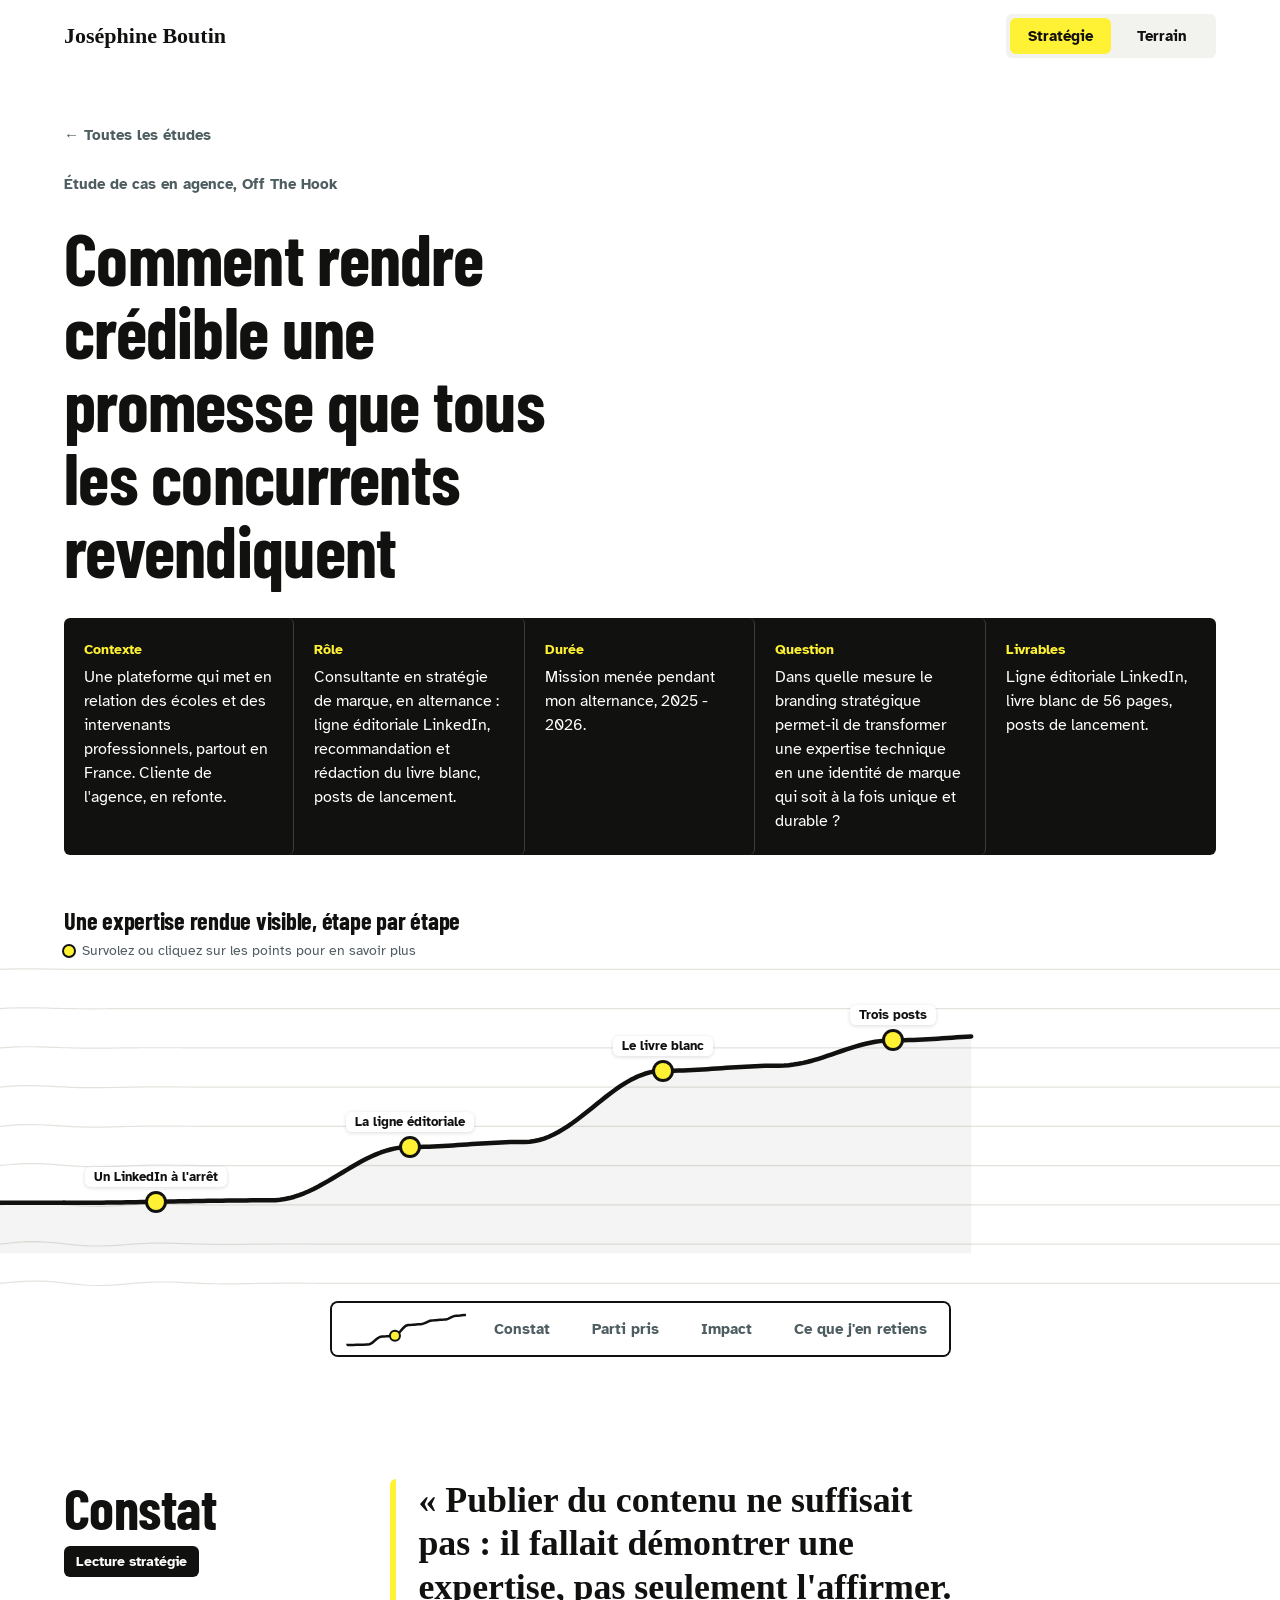
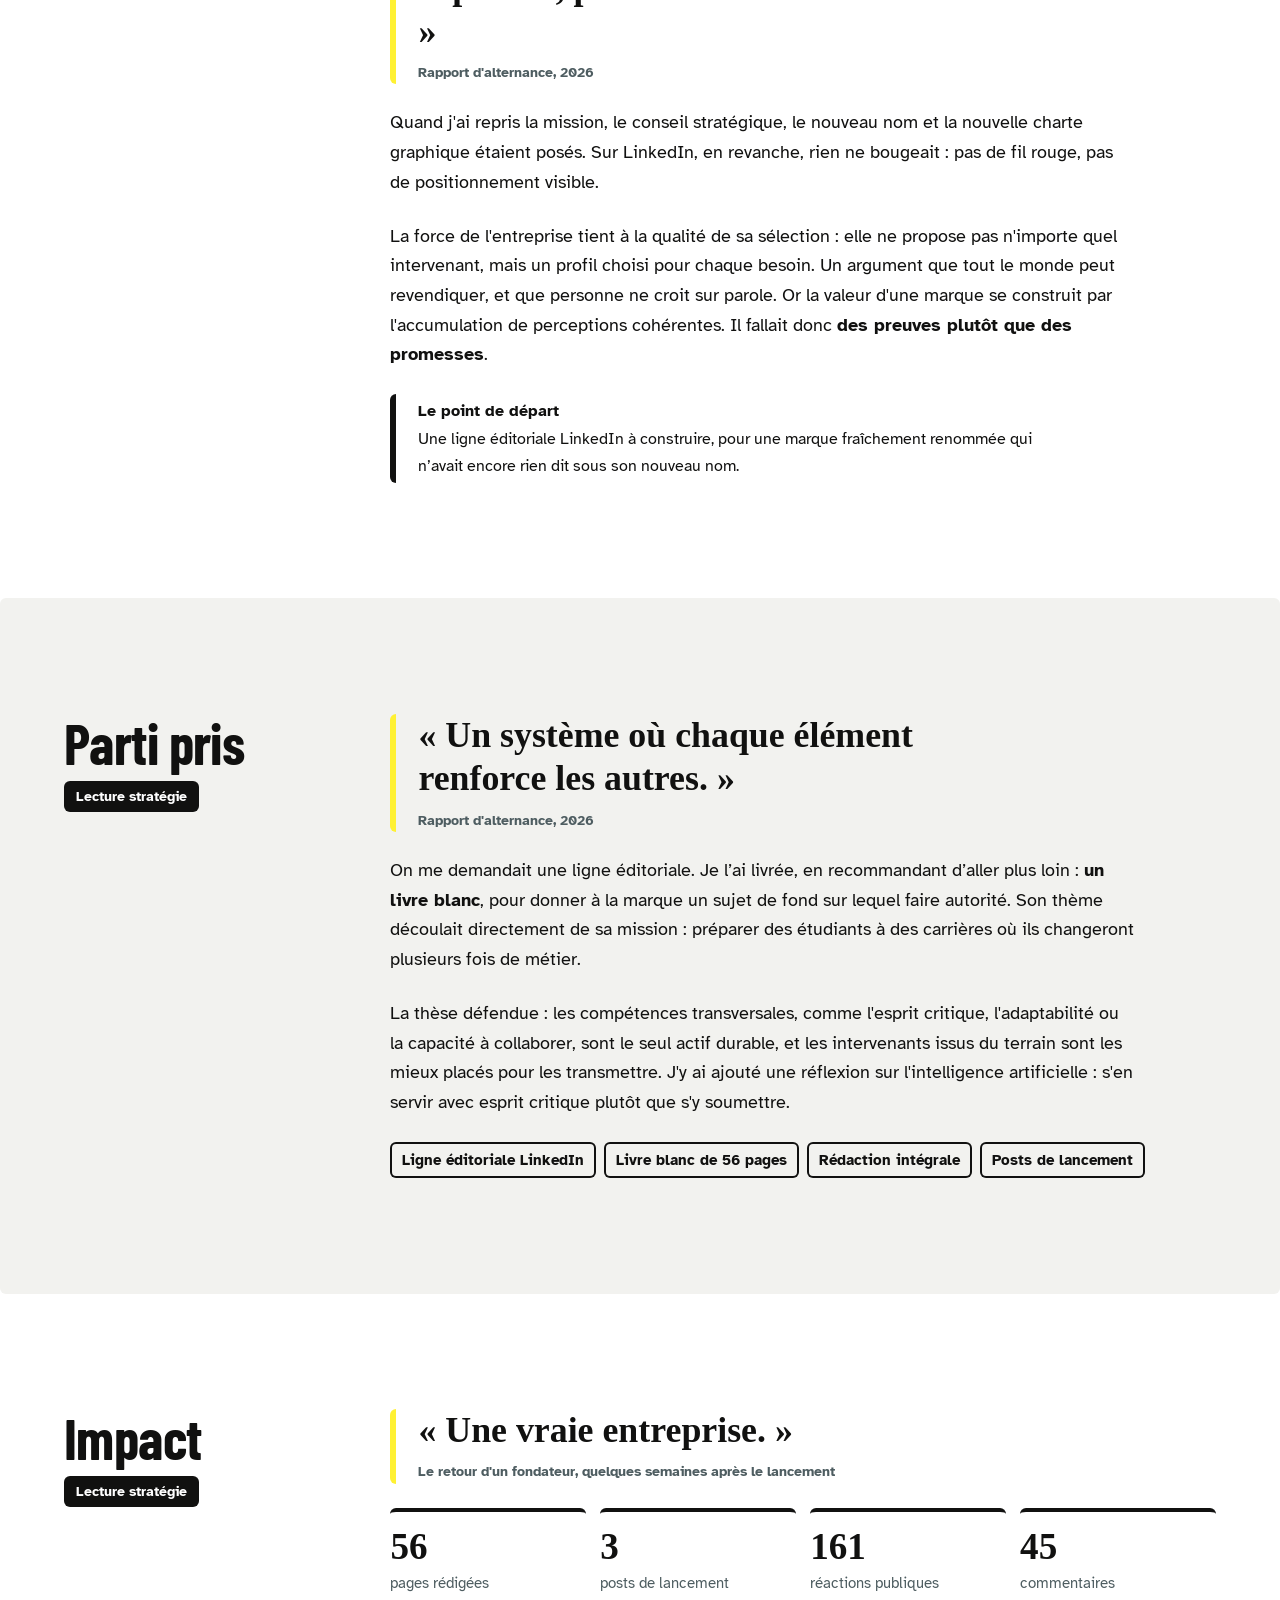
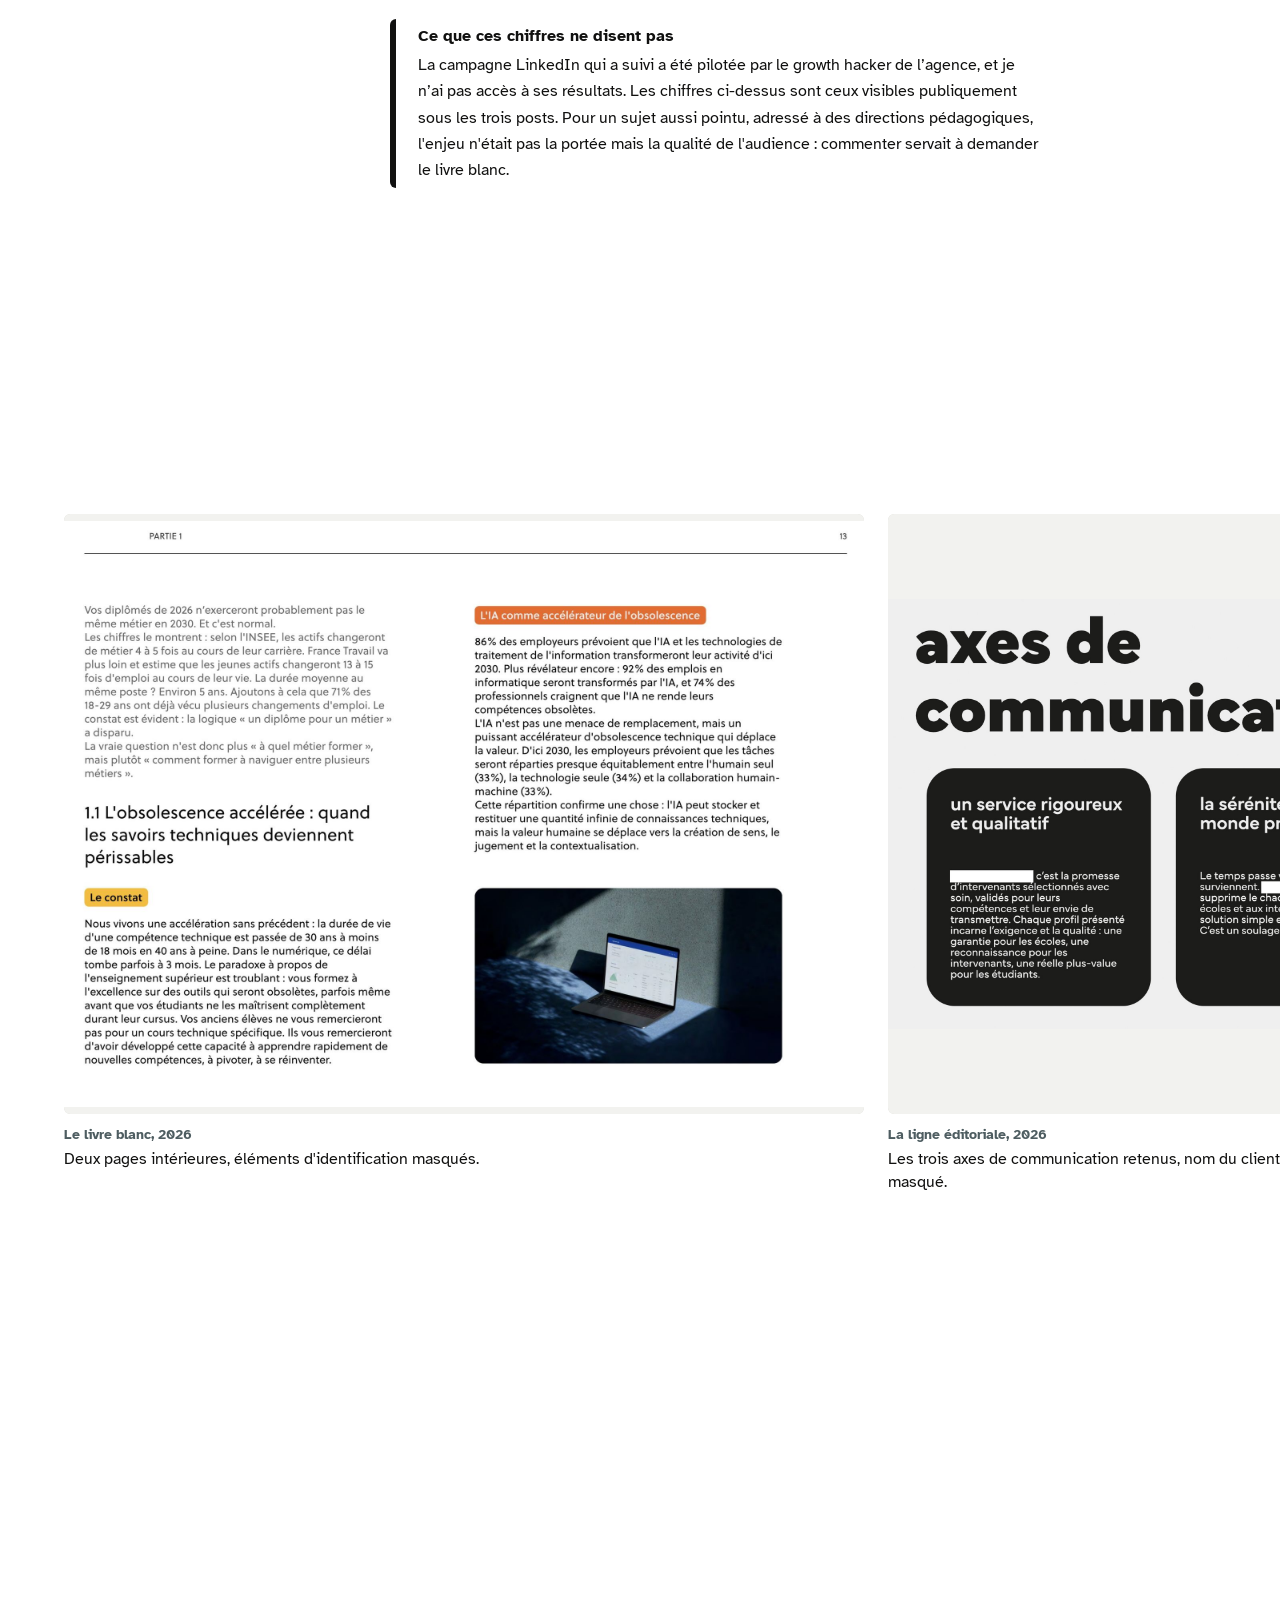
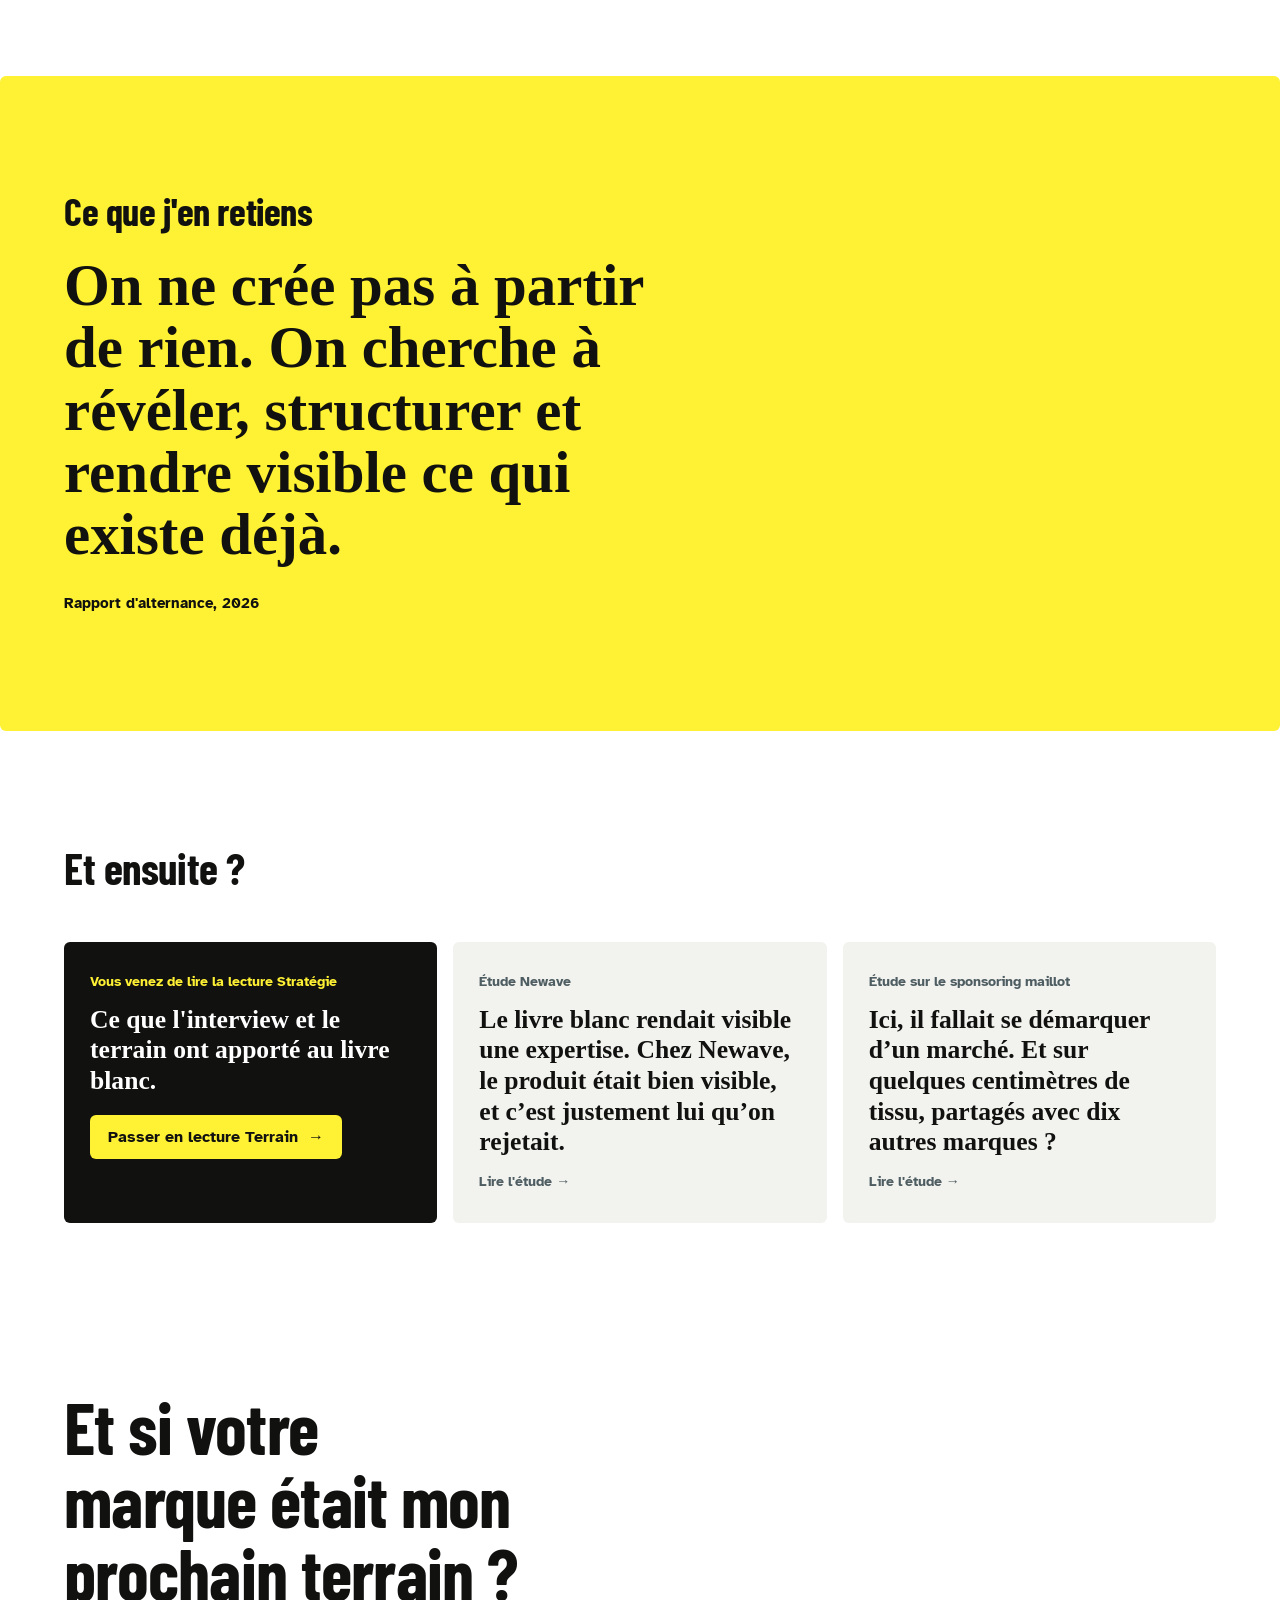
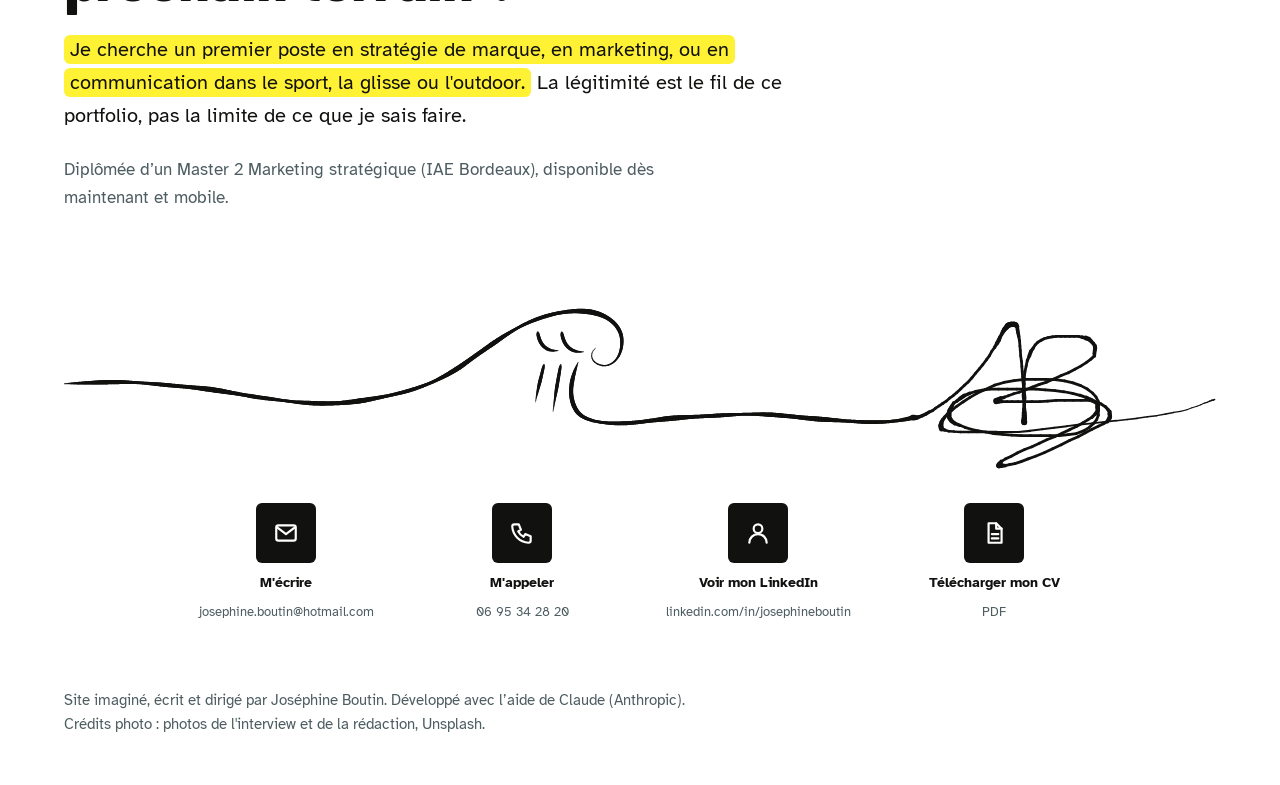
<file: etude-expertise.html>
<!doctype html>
<html lang="fr" class="pro">
<head>
<meta charset="utf-8">
<meta name="viewport" content="width=device-width, initial-scale=1, viewport-fit=cover">
<meta name="robots" content="noindex, nofollow">
<meta name="description" content="Une ligne éditoriale et un livre blanc pour faire reconnaître une expertise B2B.">
<title>Prouver une expertise, étude de cas</title>
<link rel="icon" href="images/favicon.ico" sizes="any">
<link rel="icon" type="image/png" sizes="32x32" href="images/favicon-32.png">
<link rel="icon" type="image/png" sizes="192x192" href="images/favicon-192.png">
<link rel="apple-touch-icon" href="images/apple-touch-icon.png">
<meta name="theme-color" content="#111110">
<meta property="og:type" content="website">
<meta property="og:locale" content="fr_FR">
<meta property="og:site_name" content="Joséphine Boutin, portfolio">
<meta property="og:title" content="Prouver une expertise, étude de cas">
<meta property="og:description" content="Une ligne éditoriale et un livre blanc pour faire reconnaître une expertise B2B.">
<meta property="og:image" content="https://josephineboutin.github.io/portfolio-sport/images/partage.jpg">
<meta property="og:image:width" content="1200">
<meta property="og:image:height" content="630">
<meta property="og:image:alt" content="Joséphine Boutin, stratégie de marque pour le sport, la glisse et l'outdoor">
<meta name="twitter:card" content="summary_large_image">
<link rel="stylesheet" href="https://api.fontshare.com/v2/css?f[]=zodiak@1&display=swap">
<link rel="preconnect" href="https://fonts.googleapis.com">
<link rel="preconnect" href="https://fonts.gstatic.com" crossorigin>
<link rel="stylesheet" href="https://fonts.googleapis.com/css2?family=Barlow+Condensed:wght@500;600;700&family=Atkinson+Hyperlegible:ital,wght@0,400;0,700;1,400&display=swap">
<link rel="stylesheet" href="assets/site.css">
</head>
<body>
<header class="bar">
  <div class="wrap">
    <a class="brand" href="index.html">Joséphine Boutin</a>
    <div class="toggle" id="mini-toggle" role="group" aria-label="Choisir la lecture">
      <span class="knob" aria-hidden="true"></span>
      <button type="button" data-mode="strategie" aria-pressed="true">Stratégie</button>
      <button type="button" data-mode="terrain" aria-pressed="false">Terrain</button>
    </div>
  </div>
  <span class="progress" aria-hidden="true"></span>
</header>
<main id="top">
  <article id="etude">
    <div class="case-stage stage">
      <div class="curve" id="curve-expertise" data-curve="expertise" role="img" aria-label="Les étapes de la mission, d'une page LinkedIn à l'arrêt au lancement du livre blanc"></div>
      <div class="wrap stage-text">
        <a class="back" href="index.html#etudes">← Toutes les études</a>
        <span class="lbl">Étude de cas en agence, Off The Hook</span>
        <h1 class="titre">Comment rendre crédible une promesse que tous les concurrents revendiquent</h1>
        <dl class="facts">
          <div><dt>Contexte</dt><dd>Une plateforme qui met en relation des écoles et des intervenants professionnels, partout en France. Cliente de l'agence, en refonte.</dd></div>
          <div><dt>Rôle</dt><dd>Consultante en stratégie de marque, en alternance : ligne éditoriale LinkedIn, recommandation et rédaction du livre blanc, posts de lancement.</dd></div>
          <div><dt>Durée</dt><dd>Mission menée pendant mon alternance, 2025 - 2026.</dd></div>
          <div><dt>Question</dt><dd>Dans quelle mesure le branding stratégique permet-il de transformer une expertise technique en une identité de marque qui soit à la fois unique et durable ?</dd></div>
          <div><dt>Livrables</dt><dd>Ligne éditoriale LinkedIn, livre blanc de 56 pages, posts de lancement.</dd></div>
        </dl>
      </div>
      <div class="stage-foot" aria-hidden="true"></div>
    </div>
    <nav class="chapbar" aria-label="Chapitres de l'étude" data-curve="expertise" data-u="0.08,0.3,0.52,0.72,0.92">
      <div class="wrap"><div class="inner">
        <canvas id="mini" aria-hidden="true"></canvas>
        <a href="#c1" data-chap="0">Constat</a>
        <a href="#c2" data-chap="1">Parti pris</a>
        <a href="#c3" data-chap="2">Impact</a>
        <a href="#c4" data-chap="3"><span class="lg">Ce que j'en retiens</span><span class="sh">À retenir</span></a>
      </div></div>
    </nav>
    <section class="chap" id="c1" aria-labelledby="t-c1">
      <div class="wrap">
        <div class="chap-head"><h3 class="titre" id="t-c1">Constat</h3><span class="chip" data-chip>Lecture stratégie</span></div>
        <div class="duo">
          <div class="v" data-v="strategie">
            <div class="cite"><blockquote>« Publier du contenu ne suffisait pas : il fallait démontrer une expertise, pas seulement l'affirmer. »</blockquote><cite>Rapport d'alternance, 2026</cite></div>
            <p>Quand j'ai repris la mission, le conseil stratégique, le nouveau nom et la nouvelle charte graphique étaient posés. Sur LinkedIn, en revanche, rien ne bougeait : pas de fil rouge, pas de positionnement visible.</p>
            <p>La force de l'entreprise tient à la qualité de sa sélection : elle ne propose pas n'importe quel intervenant, mais un profil choisi pour chaque besoin. Un argument que tout le monde peut revendiquer, et que personne ne croit sur parole. Or la valeur d'une marque se construit par l'accumulation de perceptions cohérentes. Il fallait donc <span class="hl">des preuves plutôt que des promesses</span>.</p>
            <p class="aside"><b>Le point de départ</b>Une ligne éditoriale LinkedIn à construire, pour une marque fraîchement renommée qui n’avait encore rien dit sous son nouveau nom.</p>
          </div>
          <div class="v" data-v="terrain">
            <div class="cite"><blockquote>« La vraie valeur d'une école ne se mesure plus uniquement au taux d'insertion à 6 mois, mais à la capacité de ses diplômés à se réinventer sur 30 ans. »</blockquote><cite>Livre blanc, 2026</cite></div>
            <p>J'ai assisté à l'interview stratégique. Les fondateurs y ont raconté leur métier : la sélection des intervenants, le lien avec les écoles, la gestion des dossiers au quotidien. Leur page LinkedIn, elle, n'en laissait rien paraître.</p>
            <p>En face, les écoles partagent les mêmes contraintes : des directions pédagogiques débordées, des programmes saturés, et des étudiants qui changeront plusieurs fois de métier au cours de leur carrière. C'est de ce terrain-là que devait partir la prise de parole.</p>
            <div class="spec" aria-label="Le quotidien des écoles"><span>Des programmes saturés</span><span>Des carrières qui changent</span><span>L'IA qui rebat les cartes</span></div>
          </div>
        </div>
      </div>
    </section>
    <section class="chap alt" id="c2" aria-labelledby="t-c2">
      <div class="wrap">
        <div class="chap-head"><h3 class="titre" id="t-c2">Parti pris</h3><span class="chip" data-chip>Lecture stratégie</span></div>
        <div class="duo">
          <div class="v" data-v="strategie">
            <div class="cite"><blockquote>« Un système où chaque élément renforce les autres. »</blockquote><cite>Rapport d'alternance, 2026</cite></div>
            <p>On me demandait une ligne éditoriale. Je l’ai livrée, en recommandant d’aller plus loin : <span class="hl">un livre blanc</span>, pour donner à la marque un sujet de fond sur lequel faire autorité. Son thème découlait directement de sa mission : préparer des étudiants à des carrières où ils changeront plusieurs fois de métier.</p>
            <p>La thèse défendue : les compétences transversales, comme l'esprit critique, l'adaptabilité ou la capacité à collaborer, sont le seul actif durable, et les intervenants issus du terrain sont les mieux placés pour les transmettre. J'y ai ajouté une réflexion sur l'intelligence artificielle : s'en servir avec esprit critique plutôt que s'y soumettre.</p>
            <div class="spec" aria-label="Les livrables"><span>Ligne éditoriale LinkedIn</span><span>Livre blanc de 56 pages</span><span>Rédaction intégrale</span><span>Posts de lancement</span></div>
          </div>
          <div class="v" data-v="terrain">
            <div class="cite"><blockquote>« Ils ne théorisent pas la gestion de projet : ils gèrent des projets. »</blockquote><cite>Livre blanc, 2026</cite></div>
            <p>Pour écrire 56 pages crédibles sur l'enseignement supérieur, je suis partie de ce que l'entreprise observe chaque jour : ses échanges avec les directions pédagogiques et les intervenants, ses réussites comme ses doutes. Le livre blanc ne parle pas à la place de son réseau, il le fait parler.</p>
            <p>Restait à le faire porter par les bonnes voix. J'ai rédigé les trois posts de lancement : un pour chacun des fondateurs, chacun dans son rôle, l'un tourné vers la vision et le réseau, l'autre vers le quotidien des écoles, et un pour la page de l'entreprise, plus direct, centré sur ce que le lecteur allait trouver.</p>
            <div class="spec" aria-label="Le lancement"><span>LinkedIn</span><span>Deux fondateurs, deux angles</span><span>Une page entreprise</span><span>Un appel à commenter</span></div>
          </div>
        </div>
      </div>
    </section>
    <section class="chap" id="c3" aria-labelledby="t-c3">
      <div class="wrap">
        <div class="chap-head"><h3 class="titre" id="t-c3">Impact</h3><span class="chip" data-chip>Lecture stratégie</span></div>
        <div class="duo">
          <div class="v" data-v="strategie">
            <div class="cite"><blockquote>« Une vraie entreprise. »</blockquote><cite>Le retour d'un fondateur, quelques semaines après le lancement</cite></div>
            <div class="kpis" aria-label="Résultats visibles">
              <div><b>56</b><span>pages rédigées</span></div>
              <div><b>3</b><span>posts de lancement</span></div>
              <div><b>161</b><span>réactions publiques</span></div>
              <div><b>45</b><span>commentaires</span></div>
            </div>
            <p class="aside"><b>Ce que ces chiffres ne disent pas</b>La campagne LinkedIn qui a suivi a été pilotée par le growth hacker de l’agence, et je n’ai pas accès à ses résultats. Les chiffres ci-dessus sont ceux visibles publiquement sous les trois posts. Pour un sujet aussi pointu, adressé à des directions pédagogiques, l'enjeu n'était pas la portée mais la qualité de l'audience : commenter servait à demander le livre blanc.</p>
          </div>
          <div class="v" data-v="terrain">
            <div class="cite"><blockquote>« C'est tout ce que j'avais dans ma tête et que je n'arrivais pas à verbaliser. »</blockquote><cite>Phrase souvent entendue à l'agence, à la présentation des livrables</cite></div>
            <p>Le livre blanc est devenu le socle d'une campagne LinkedIn menée par le growth hacker de l'agence, pour attirer à la fois des intervenants et des écoles. Sous les posts, les demandes se sont accumulées en commentaires, et les deux fondateurs ont trouvé chacun leur façon de prendre la parole.</p>
            <p class="aside"><b>Une limite</b>Le livre blanc s’appuie sur l’interview des fondateurs et sur des recherches documentaires. Je n’ai pas interrogé directement les écoles ni les intervenants : leur voix passe par le regard de l’entreprise.</p>
          </div>
        </div>
      </div>
    </section>
    <section class="band" id="band" aria-label="Visuels du projet">
      <div class="sticky">
        <div class="tracks">
          <div class="track-h v" data-v="strategie">
            <figure class="shot"><div class="img doc"><img src="images/agence-doc-livre-blanc.jpg" alt="" loading="lazy" onerror="this.parentNode.classList.add('missing');this.remove()"><span>Pages à fournir</span></div><figcaption><b>Le livre blanc, 2026</b>Deux pages intérieures, éléments d'identification masqués.</figcaption></figure>
            <figure class="shot"><div class="img doc"><img src="images/agence-doc-ligne-editoriale.jpg" alt="" loading="lazy" onerror="this.parentNode.classList.add('missing');this.remove()"><span>Page à fournir</span></div><figcaption><b>La ligne éditoriale, 2026</b>Les trois axes de communication retenus, nom du client masqué.</figcaption></figure>
          </div>
          <div class="track-h v" data-v="terrain">
            <figure class="shot"><div class="img ph-c"><img src="images/agence-terrain-interview.jpg" alt="" loading="lazy" onerror="this.parentNode.classList.add('missing');this.remove()"><span>Photo à fournir</span></div><figcaption><b>L'interview</b>Illustration. L'interview stratégique avec les fondateurs, à laquelle j'ai assisté, a servi de matière première au livre blanc.</figcaption></figure>
            <figure class="shot"><div class="img ph-a"><img src="images/agence-terrain-atelier.jpg" alt="" loading="lazy" onerror="this.parentNode.classList.add('missing');this.remove()"><span>Photo à fournir</span></div><figcaption><b>La rédaction</b>Illustration. 56 pages à écrire, à partir de l'interview et de recherches documentaires.</figcaption></figure>
          </div>
        </div>
      </div>
    </section>
    <section class="yellow" id="c4" aria-labelledby="t-c4">
      <div class="wrap reveal">
        <h3 class="titre retiens" id="t-c4">Ce que j'en retiens</h3>
        <p class="lesson">On ne crée pas à partir de rien. On cherche à révéler, structurer et rendre visible ce qui existe déjà.</p>
        <cite>Rapport d'alternance, 2026</cite>
      </div>
    </section>
    <section class="wrap next reveal" aria-labelledby="t-next">
      <h3 class="titre" id="t-next">Et ensuite&nbsp;?</h3>
      <div class="next-grid">
        <div class="next-tile next-switch duo">
          <div class="v" data-v="strategie">
            <span class="next-kicker">Vous venez de lire la lecture Stratégie</span>
            <p class="next-q">Ce que l'interview et le terrain ont apporté au livre blanc.</p>
            <button type="button" class="next-btn" data-mode="terrain" data-scroll="etude">Passer en lecture Terrain <i aria-hidden="true">→</i></button>
          </div>
          <div class="v" data-v="terrain">
            <span class="next-kicker">Vous venez de lire la lecture Terrain</span>
            <p class="next-q">La recommandation et les chiffres derrière cette mission.</p>
            <button type="button" class="next-btn" data-mode="strategie" data-scroll="etude">Passer en lecture Stratégie <i aria-hidden="true">→</i></button>
          </div>
        </div>
        <a class="next-tile next-case" href="etude-newave.html">
          <span class="next-kicker">Étude Newave</span>
          <p class="next-q">Le livre blanc rendait visible une expertise. Chez Newave, le produit était bien visible, et c’est justement lui qu’on rejetait.</p>
          <span class="next-soon">Lire l'étude →</span>
        </a>
        <a class="next-tile next-case" href="etude-maillot.html">
          <span class="next-kicker">Étude sur le sponsoring maillot</span>
          <p class="next-q">Ici, il fallait se démarquer d’un marché. Et sur quelques centimètres de tissu, partagés avec dix autres marques&nbsp;?</p>
          <span class="next-soon">Lire l'étude →</span>
        </a>
      </div>
    </section>
  </article>
  <footer class="wrap end short" aria-labelledby="t-end">
    <h2 class="titre" id="t-end">Et si votre marque était mon prochain terrain ?</h2>
    <p class="lead"><span class="hl hl-lead">Je cherche un premier poste en stratégie de marque, en marketing, ou en communication dans le sport, la glisse ou l'outdoor.</span> La légitimité est le fil de ce portfolio, pas la limite de ce que je sais faire.</p>
    <p class="lead-sub">Diplômée d’un Master 2 Marketing stratégique (IAE Bordeaux), disponible dès maintenant et mobile.</p>
    <canvas class="sign" id="sign" aria-label="Ma signature : une ligne qui devient vague, puis mes initiales"></canvas>
    <div class="contact">
      <a class="c-mail" href="mailto:josephine.boutin@hotmail.com"><span class="ic"><svg viewBox="0 0 24 24" aria-hidden="true"><rect x="3" y="5" width="18" height="14" rx="2"></rect><path d="M3.5 6.5 12 13l8.5-6.5"></path></svg></span>M'écrire<small>josephine.boutin@hotmail.com</small></a>
      <a class="c-tel" href="tel:+33695342820"><span class="ic"><svg viewBox="0 0 24 24" aria-hidden="true"><path d="M5 4h4l2 5-2.5 1.5a11 11 0 0 0 5 5L15 13l5 2v4a2 2 0 0 1-2 2A16 16 0 0 1 3 6a2 2 0 0 1 2-2"></path></svg></span>M'appeler<small>06 95 34 28 20</small></a>
      <a class="c-in" href="https://www.linkedin.com/in/josephineboutin/" target="_blank" rel="noopener"><span class="ic"><svg viewBox="0 0 24 24" aria-hidden="true"><circle cx="12" cy="8" r="4"></circle><path d="M4 21a8 8 0 0 1 16 0"></path></svg></span>Voir mon LinkedIn<small>linkedin.com/in/josephineboutin</small></a>
      <a class="c-cv" data-goatcounter-click="clic-cv-bas-de-page" data-goatcounter-title="Clic sur le CV (bas de page)" href="cv-josephine-boutin.pdf" target="_blank" rel="noopener"><span class="ic"><svg viewBox="0 0 24 24" aria-hidden="true"><path d="M7 3h7l5 5v13H7z"></path><path d="M14 3v5h5"></path><path d="M10 13h6M10 17h6"></path></svg></span>Télécharger mon CV<small>PDF</small></a>
    </div>
  </footer>
  <p class="wrap proto">Site imaginé, écrit et dirigé par Joséphine Boutin. Développé avec l’aide de Claude (Anthropic).<br>Crédits photo : photos de l'interview et de la rédaction, Unsplash.</p>
</main>
<canvas id="wake" aria-hidden="true"></canvas>
<canvas id="wipe" aria-hidden="true"></canvas>
<div class="cursor" aria-hidden="true"></div>
<script src="assets/site.js"></script>
<script data-goatcounter="https://josephineboutin.goatcounter.com/count" async src="https://gc.zgo.at/count.js"></script>
</body>
</html>
</file>
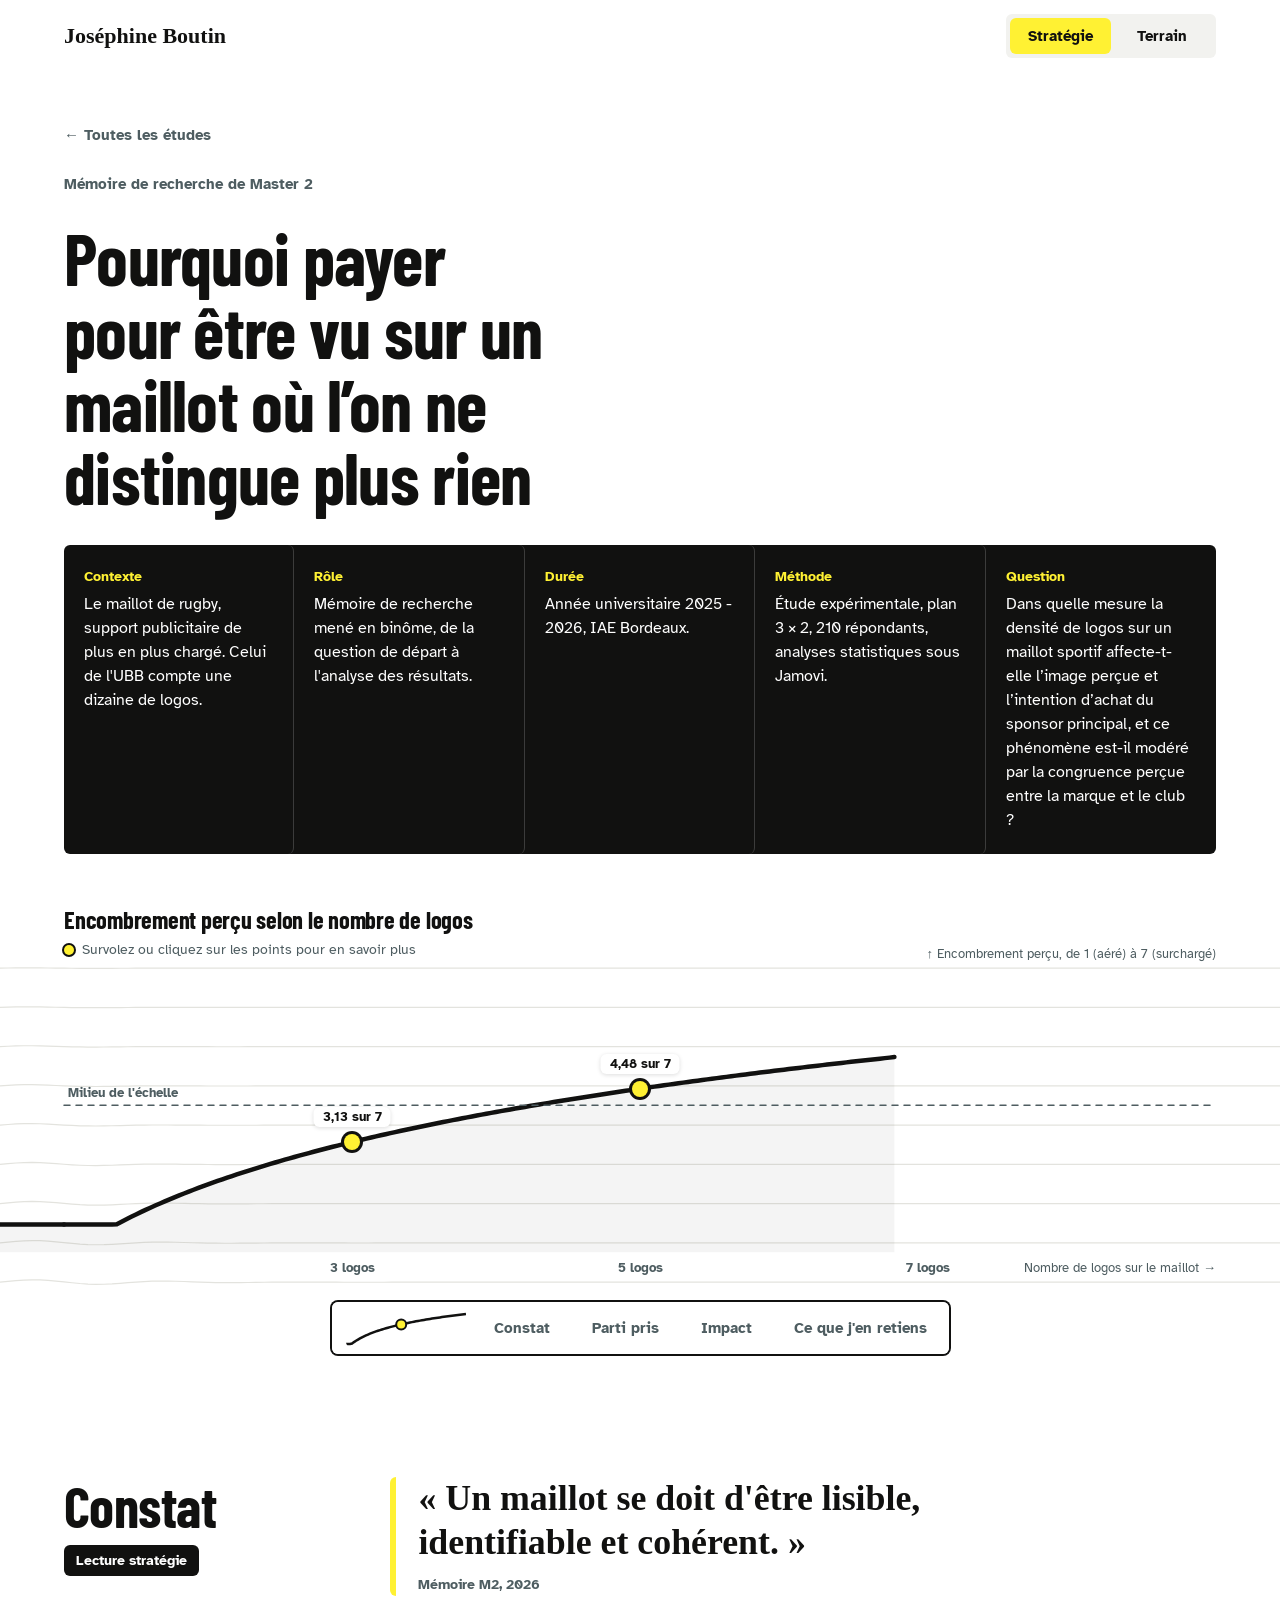
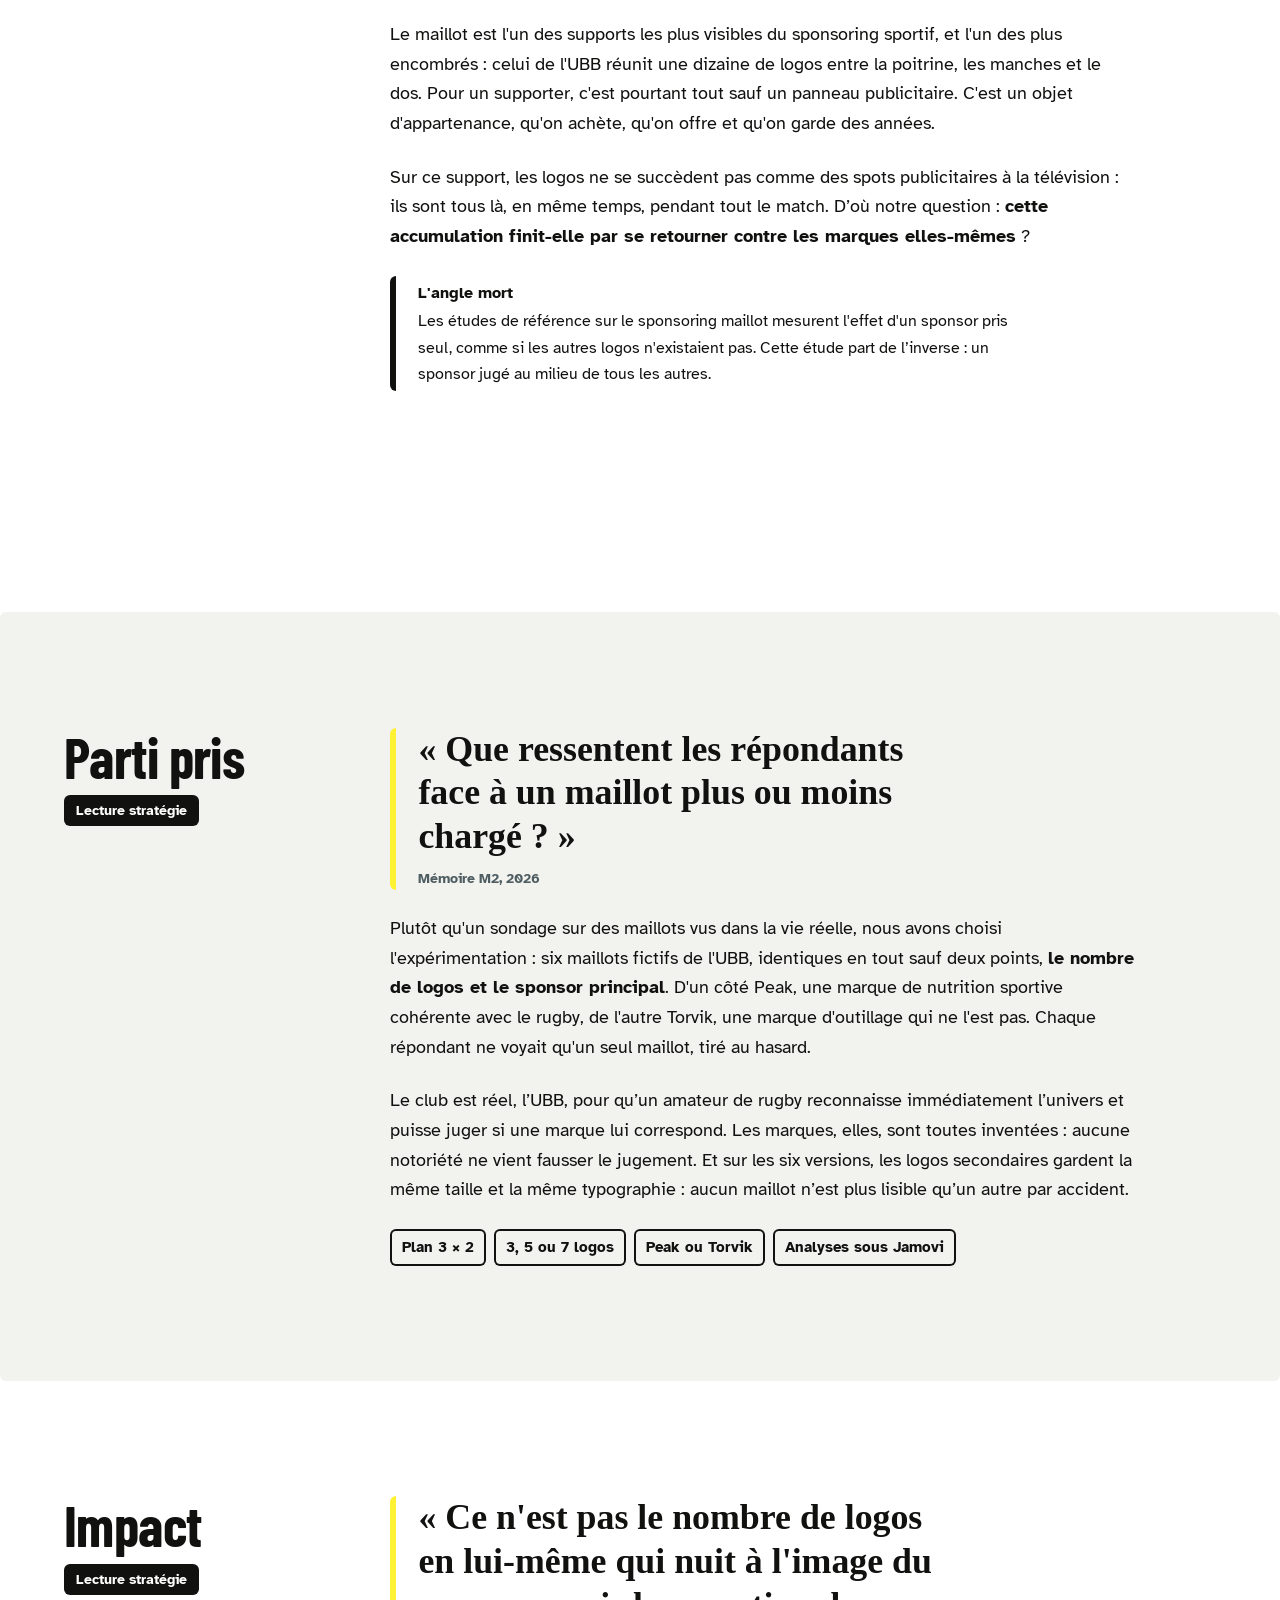
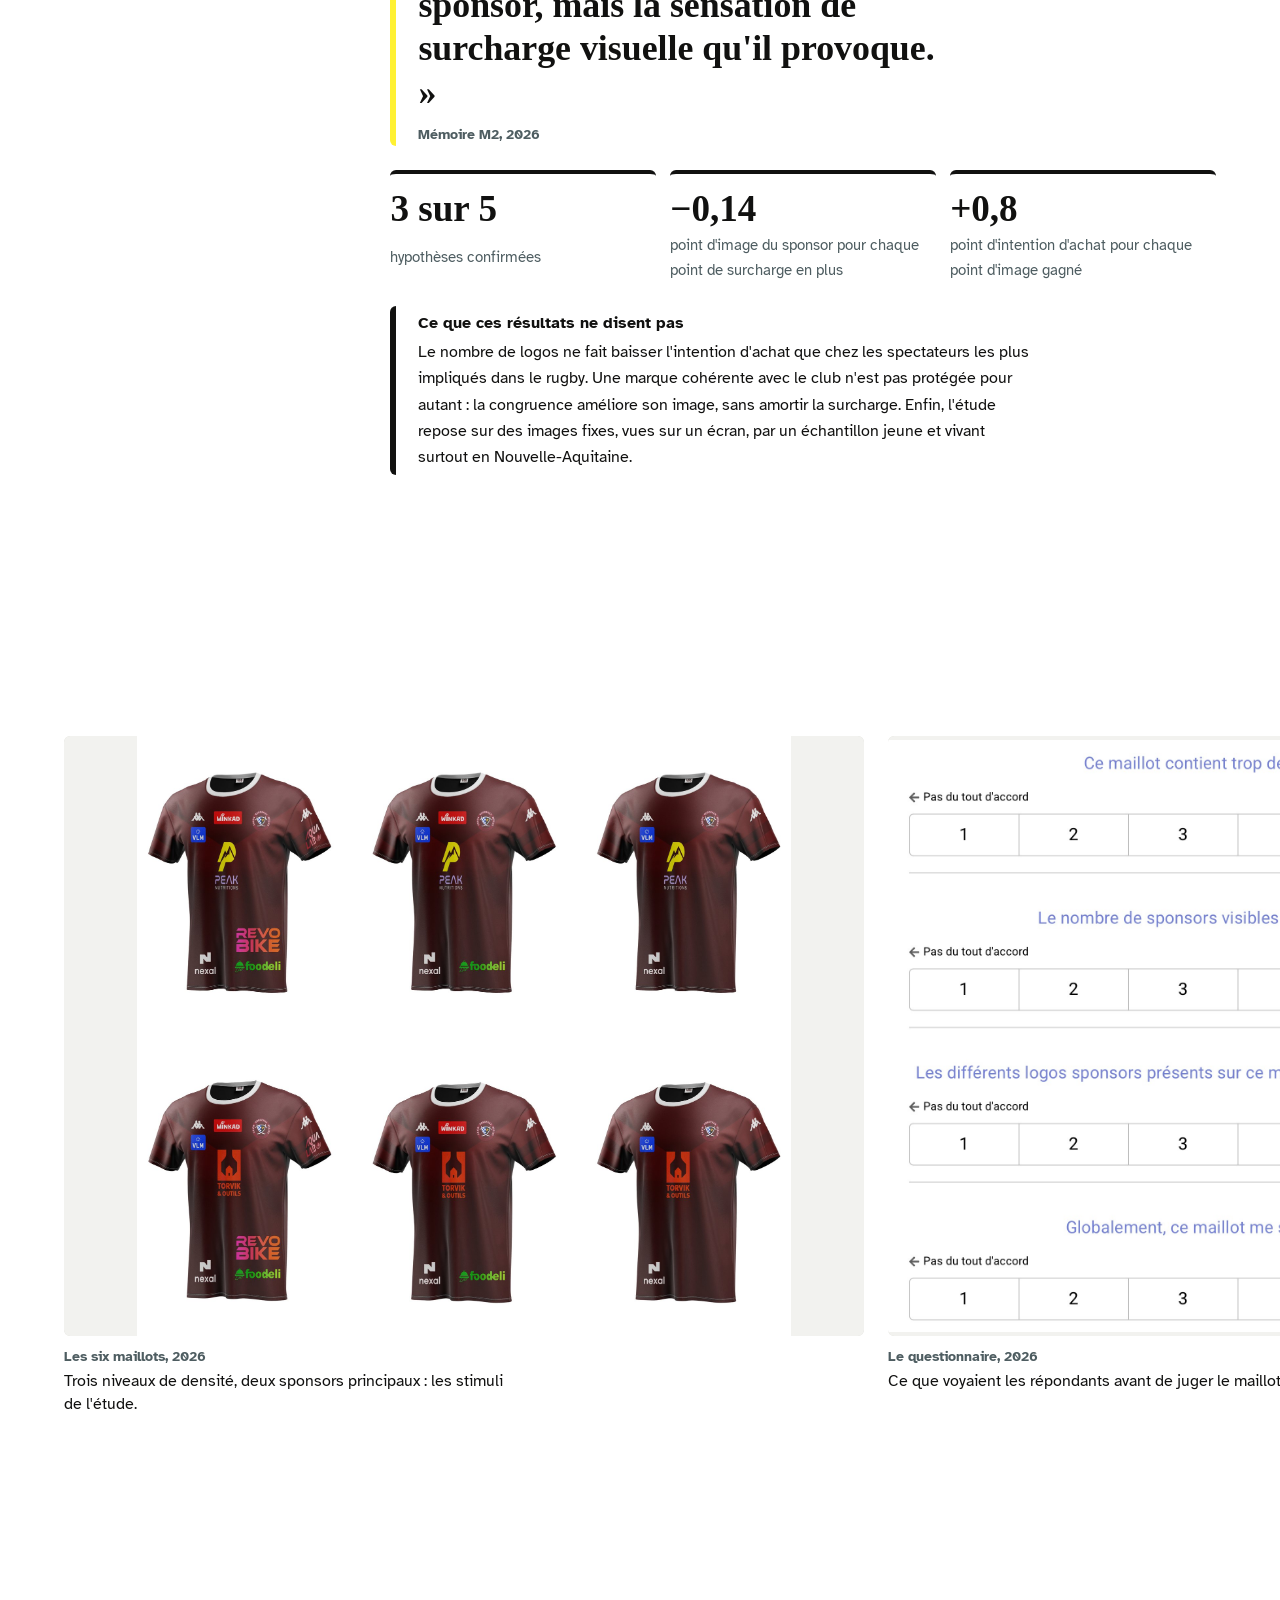
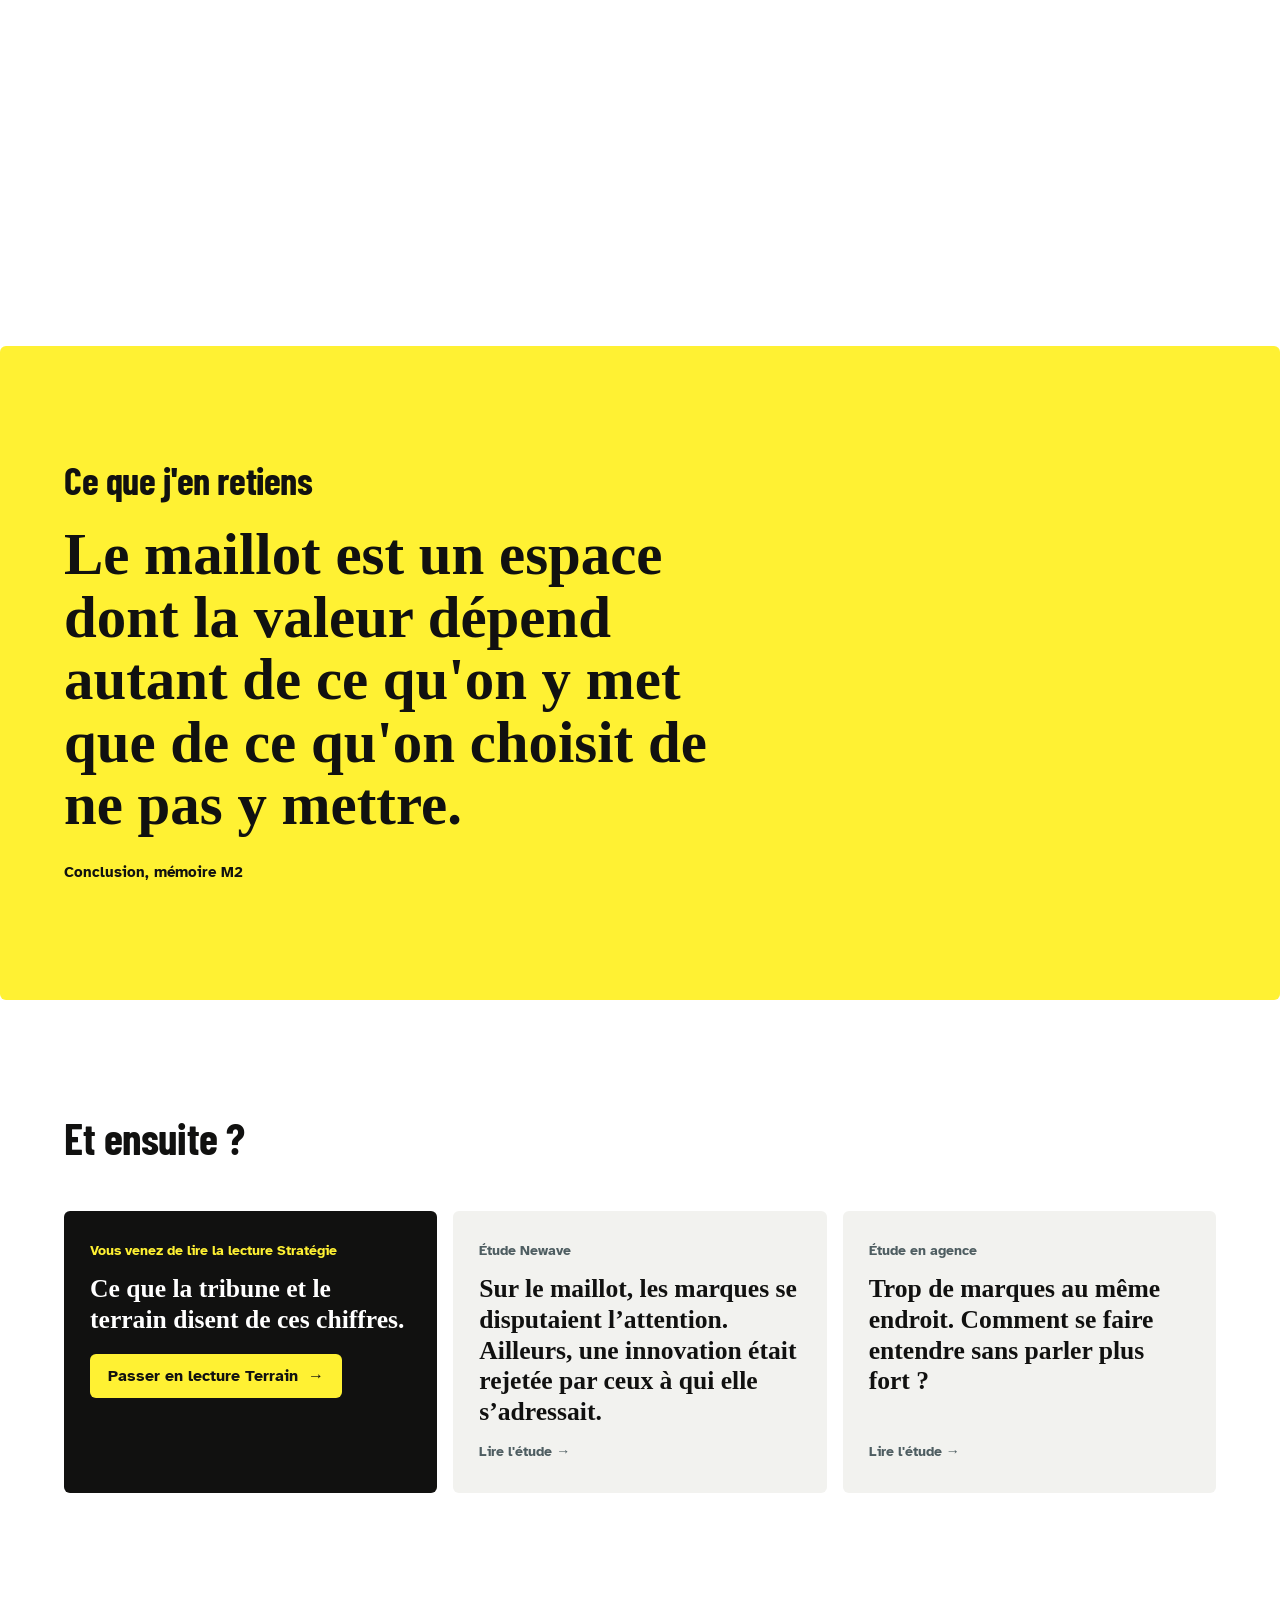
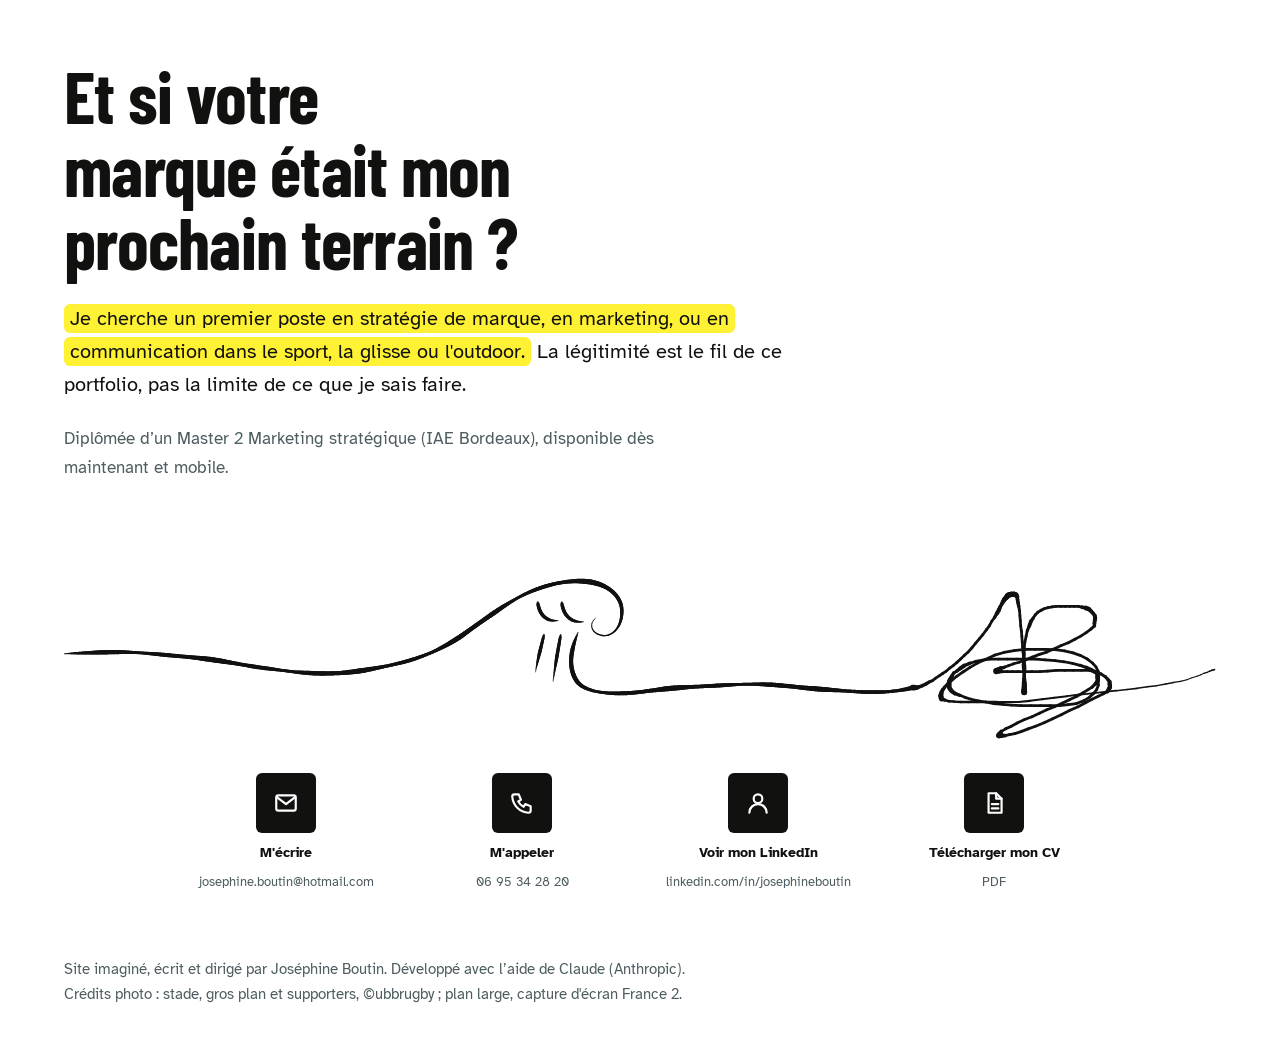
<file: etude-maillot.html>
<!doctype html>
<html lang="fr" class="pro">
<head>
<meta charset="utf-8">
<meta name="viewport" content="width=device-width, initial-scale=1, viewport-fit=cover">
<meta name="robots" content="noindex, nofollow">
<meta name="description" content="Une étude expérimentale sur la densité de logos et l'image du sponsor principal.">
<title>Sponsoring maillot, étude de cas</title>
<link rel="icon" href="images/favicon.ico" sizes="any">
<link rel="icon" type="image/png" sizes="32x32" href="images/favicon-32.png">
<link rel="icon" type="image/png" sizes="192x192" href="images/favicon-192.png">
<link rel="apple-touch-icon" href="images/apple-touch-icon.png">
<meta name="theme-color" content="#111110">
<meta property="og:type" content="website">
<meta property="og:locale" content="fr_FR">
<meta property="og:site_name" content="Joséphine Boutin, portfolio">
<meta property="og:title" content="Sponsoring maillot, étude de cas">
<meta property="og:description" content="Une étude expérimentale sur la densité de logos et l'image du sponsor principal.">
<meta property="og:image" content="https://josephineboutin.github.io/portfolio-sport/images/partage.jpg">
<meta property="og:image:width" content="1200">
<meta property="og:image:height" content="630">
<meta property="og:image:alt" content="Joséphine Boutin, stratégie de marque pour le sport, la glisse et l'outdoor">
<meta name="twitter:card" content="summary_large_image">
<link rel="stylesheet" href="https://api.fontshare.com/v2/css?f[]=zodiak@1&display=swap">
<link rel="preconnect" href="https://fonts.googleapis.com">
<link rel="preconnect" href="https://fonts.gstatic.com" crossorigin>
<link rel="stylesheet" href="https://fonts.googleapis.com/css2?family=Barlow+Condensed:wght@500;600;700&family=Atkinson+Hyperlegible:ital,wght@0,400;0,700;1,400&display=swap">
<link rel="stylesheet" href="assets/site.css">
</head>
<body>
<header class="bar">
  <div class="wrap">
    <a class="brand" href="index.html">Joséphine Boutin</a>
    <div class="toggle" id="mini-toggle" role="group" aria-label="Choisir la lecture">
      <span class="knob" aria-hidden="true"></span>
      <button type="button" data-mode="strategie" aria-pressed="true">Stratégie</button>
      <button type="button" data-mode="terrain" aria-pressed="false">Terrain</button>
    </div>
  </div>
  <span class="progress" aria-hidden="true"></span>
</header>
<main id="top">
  <article id="etude">
    <div class="case-stage stage">
      <div class="curve" id="curve-maillot" data-curve="maillot" role="img" aria-label="L'encombrement perçu selon le nombre de logos sur le maillot"></div>
      <div class="wrap stage-text">
        <a class="back" href="index.html#etudes">← Toutes les études</a>
        <span class="lbl">Mémoire de recherche de Master 2</span>
        <h1 class="titre">Pourquoi payer pour être vu sur un maillot où l’on ne distingue plus rien</h1>
        <dl class="facts">
          <div><dt>Contexte</dt><dd>Le maillot de rugby, support publicitaire de plus en plus chargé. Celui de l'UBB compte une dizaine de logos.</dd></div>
          <div><dt>Rôle</dt><dd>Mémoire de recherche mené en binôme, de la question de départ à l'analyse des résultats.</dd></div>
          <div><dt>Durée</dt><dd>Année universitaire 2025 - 2026, IAE Bordeaux.</dd></div>
          <div><dt>Méthode</dt><dd>Étude expérimentale, plan 3 × 2, 210 répondants, analyses statistiques sous Jamovi.</dd></div>
          <div><dt>Question</dt><dd>Dans quelle mesure la densité de logos sur un maillot sportif affecte-t-elle l’image perçue et l’intention d’achat du sponsor principal, et ce phénomène est-il modéré par la congruence perçue entre la marque et le club ?</dd></div>
        </dl>
      </div>
      <div class="stage-foot" aria-hidden="true"></div>
    </div>
    <nav class="chapbar" aria-label="Chapitres de l'étude" data-curve="maillot" data-u="0.12,0.25,0.5,0.75,0.82">
      <div class="wrap"><div class="inner">
        <canvas id="mini" aria-hidden="true"></canvas>
        <a href="#c1" data-chap="0">Constat</a>
        <a href="#c2" data-chap="1">Parti pris</a>
        <a href="#c3" data-chap="2">Impact</a>
        <a href="#c4" data-chap="3"><span class="lg">Ce que j'en retiens</span><span class="sh">À retenir</span></a>
      </div></div>
    </nav>
    <section class="chap" id="c1" aria-labelledby="t-c1">
      <div class="wrap">
        <div class="chap-head"><h3 class="titre" id="t-c1">Constat</h3><span class="chip" data-chip>Lecture stratégie</span></div>
        <div class="duo">
          <div class="v" data-v="strategie">
            <div class="cite"><blockquote>« Un maillot se doit d'être lisible, identifiable et cohérent. »</blockquote><cite>Mémoire M2, 2026</cite></div>
            <p>Le maillot est l'un des supports les plus visibles du sponsoring sportif, et l'un des plus encombrés : celui de l'UBB réunit une dizaine de logos entre la poitrine, les manches et le dos. Pour un supporter, c'est pourtant tout sauf un panneau publicitaire. C'est un objet d'appartenance, qu'on achète, qu'on offre et qu'on garde des années.</p>
            <p>Sur ce support, les logos ne se succèdent pas comme des spots publicitaires à la télévision : ils sont tous là, en même temps, pendant tout le match. D’où notre question : <span class="hl">cette accumulation finit-elle par se retourner contre les marques elles-mêmes</span> ?</p>
            <p class="aside"><b>L'angle mort</b>Les études de référence sur le sponsoring maillot mesurent l'effet d'un sponsor pris seul, comme si les autres logos n'existaient pas. Cette étude part de l’inverse : un sponsor jugé au milieu de tous les autres.</p>
          </div>
          <div class="v" data-v="terrain">
            <div class="cite"><blockquote>« Certains sont immédiatement identifiables, d'autres se fondent dans l'ensemble au point de devenir invisibles. »</blockquote><cite>Mémoire M2, à propos du maillot de l'UBB</cite></div>
            <p>Tout part d'une image du Tournoi des Six Nations : un ailier du XV de France repousse son propre coéquipier, trompé par deux tenues trop proches. Si un maillot peine déjà à se faire lire avec ses couleurs, qu'en est-il des logos qui s'y ajoutent ?</p>
            <p>Le sujet est né de deux regards : celui de ma binôme, abonnée à l’UBB, qui voit les maillots évoluer depuis la tribune, et le mien, celui d’une sportive formée au sport et à son économie en licence STAPS. En spectatrice, au stade comme devant un écran, j’ai vu que le même maillot ne se lit pas du tout de la même façon.</p>
            <div class="heard" aria-label="Trois façons de voir un maillot">
              <span class="lbl">Selon l'endroit d'où l'on regarde</span>
              <span class="heard-s">À la télévision, en plan large : les logos se fondent dans l’image.</span>
              <span class="heard-s">Sur une photo de bord de terrain : chaque logo devient lisible.</span>
            </div>
          </div>
        </div>
      </div>
    </section>
    <section class="chap alt" id="c2" aria-labelledby="t-c2">
      <div class="wrap">
        <div class="chap-head"><h3 class="titre" id="t-c2">Parti pris</h3><span class="chip" data-chip>Lecture stratégie</span></div>
        <div class="duo">
          <div class="v" data-v="strategie">
            <div class="cite"><blockquote>« Que ressentent les répondants face à un maillot plus ou moins chargé ? »</blockquote><cite>Mémoire M2, 2026</cite></div>
            <p>Plutôt qu'un sondage sur des maillots vus dans la vie réelle, nous avons choisi l'expérimentation : six maillots fictifs de l'UBB, identiques en tout sauf deux points, <span class="hl">le nombre de logos et le sponsor principal</span>. D'un côté Peak, une marque de nutrition sportive cohérente avec le rugby, de l'autre Torvik, une marque d'outillage qui ne l'est pas. Chaque répondant ne voyait qu'un seul maillot, tiré au hasard.</p>
            <p>Le club est réel, l’UBB, pour qu’un amateur de rugby reconnaisse immédiatement l’univers et puisse juger si une marque lui correspond. Les marques, elles, sont toutes inventées : aucune notoriété ne vient fausser le jugement. Et sur les six versions, les logos secondaires gardent la même taille et la même typographie : aucun maillot n’est plus lisible qu’un autre par accident.</p>
            <div class="spec" aria-label="Le protocole"><span>Plan 3 × 2</span><span>3, 5 ou 7 logos</span><span>Peak ou Torvik</span><span>Analyses sous Jamovi</span></div>
          </div>
          <div class="v" data-v="terrain">
            <div class="cite"><blockquote>« Prenez quelques instants pour l'observer attentivement. »</blockquote><cite>Consigne du questionnaire, avant chaque maillot</cite></div>
            <p>Le questionnaire a circulé dans nos réseaux, sur Instagram, LinkedIn et de bouche-à-oreille, auprès de personnes qui regardent du rugby, ne serait-ce que de temps en temps. Chaque répondant devait observer le maillot au moins quinze secondes avant de pouvoir continuer.</p>
            <p>551 personnes l'ont commencé. Une fois écartés les questionnaires incomplets, ceux qui ne regardent jamais de rugby et ceux qui ont échoué à la question d'attention, 210 réponses ont été retenues. Près de la moitié des répondants ont entre 18 et 24 ans, et les trois quarts vivent en Nouvelle-Aquitaine.</p>
            <div class="spec" aria-label="La collecte"><span>Instagram et LinkedIn</span><span>15 secondes d'observation</span><span>551 questionnaires commencés</span><span>210 réponses retenues</span></div>
          </div>
        </div>
      </div>
    </section>
    <section class="chap" id="c3" aria-labelledby="t-c3">
      <div class="wrap">
        <div class="chap-head"><h3 class="titre" id="t-c3">Impact</h3><span class="chip" data-chip>Lecture stratégie</span></div>
        <div class="duo">
          <div class="v" data-v="strategie">
            <div class="cite"><blockquote>« Ce n'est pas le nombre de logos en lui-même qui nuit à l'image du sponsor, mais la sensation de surcharge visuelle qu'il provoque. »</blockquote><cite>Mémoire M2, 2026</cite></div>
            <div class="kpis" aria-label="Résultats">
              <div><b>3 sur 5</b><span>hypothèses confirmées</span></div>
              <div><b>−0,14</b><span>point d'image du sponsor pour chaque point de surcharge en plus</span></div>
              <div><b>+0,8</b><span>point d'intention d'achat pour chaque point d'image gagné</span></div>
            </div>
            <p class="aside"><b>Ce que ces résultats ne disent pas</b>Le nombre de logos ne fait baisser l'intention d'achat que chez les spectateurs les plus impliqués dans le rugby. Une marque cohérente avec le club n'est pas protégée pour autant : la congruence améliore son image, sans amortir la surcharge. Enfin, l'étude repose sur des images fixes, vues sur un écran, par un échantillon jeune et vivant surtout en Nouvelle-Aquitaine.</p>
          </div>
          <div class="v" data-v="terrain">
            <div class="cite"><blockquote>« Un logo bien visible sur un maillot peu encombré vaut davantage […] qu'un logo de taille plus grande, noyé dans un maillot saturé d'autres logos. »</blockquote><cite>Mémoire M2, 2026</cite></div>
            <p>Sur le terrain, ces résultats changent la façon de négocier un partenariat. Une marque peut demander à limiter le nombre de sponsors présents à ses côtés, comme elle négocie déjà la taille et l'emplacement de son logo. Un club peut faire de la rareté un argument, et fixer le prix d'un emplacement selon la densité du maillot. Ceux dont l’intention d’achat baisse sont justement les plus impliqués envers le rugby, ceux que les marques veulent convaincre en priorité.</p>
            <p class="aside"><b>Une limite</b>Nous n'avons testé que le maillot, alors que le short porte parfois autant de logos. Et l'encombrement vécu pendant un vrai match est sans doute plus fort encore.</p>
          </div>
        </div>
      </div>
    </section>
    <section class="band" id="band" aria-label="Visuels du projet">
      <div class="sticky">
        <div class="tracks">
          <div class="track-h v" data-v="strategie">
            <figure class="shot"><div class="img doc"><img src="images/maillot-doc-maillots.jpg" alt="" loading="lazy" onerror="this.parentNode.classList.add('missing');this.remove()"><span>Image à fournir</span></div><figcaption><b>Les six maillots, 2026</b>Trois niveaux de densité, deux sponsors principaux : les stimuli de l'étude.</figcaption></figure>
            <figure class="shot"><div class="img doc"><img src="images/maillot-doc-questionnaire.jpg" alt="" loading="lazy" onerror="this.parentNode.classList.add('missing');this.remove()"><span>Capture à fournir</span></div><figcaption><b>Le questionnaire, 2026</b>Ce que voyaient les répondants avant de juger le maillot.</figcaption></figure>
            <figure class="shot"><div class="img doc"><img src="images/maillot-doc-modele.jpg" alt="" loading="lazy" onerror="this.parentNode.classList.add('missing');this.remove()"><span>Schéma à fournir</span></div><figcaption><b>Le modèle, 2026</b>Densité, encombrement perçu, image du sponsor et intention d'achat.</figcaption></figure>
          </div>
          <div class="track-h v" data-v="terrain">
            <figure class="shot"><div class="img ph-b"><img src="images/maillot-terrain-stade.jpg" alt="" loading="lazy" onerror="this.parentNode.classList.add('missing');this.remove()"><span>Photo à fournir</span></div><figcaption><b>Chaban-Delmas</b>Vu de la tribune, un maillot se lit de loin, au rythme de l'action.</figcaption></figure>
            <figure class="shot"><div class="img poster ph-e"><img class="bg" src="images/maillot-terrain-ecran-plan-large.jpg" alt="" loading="lazy" onerror="this.remove()"><img class="fg" src="images/maillot-terrain-ecran-plan-large.jpg" alt="" loading="lazy" onerror="this.parentNode.classList.add('missing');this.remove()"><span>Photo à fournir</span></div><figcaption><b>Devant un écran</b>En plan large, les logos se fondent dans l'image.</figcaption></figure>
            <figure class="shot"><div class="img ph-c"><img src="images/carte-maillot.jpg" alt="" loading="lazy" onerror="this.parentNode.classList.add('missing');this.remove()"><span>Photo à fournir</span></div><figcaption><b>En gros plan</b>Quand la caméra se rapproche, chaque logo devient lisible.</figcaption></figure>
            <figure class="shot"><div class="img poster ph-e"><img class="bg" src="images/maillot-terrain-supporters.jpg" alt="" loading="lazy" onerror="this.remove()"><img class="fg" src="images/maillot-terrain-supporters.jpg" alt="" loading="lazy" onerror="this.parentNode.classList.add('missing');this.remove()"><span>Photo à fournir</span></div><figcaption><b>En tribune</b>Le maillot, objet d'appartenance pour ceux qui le portent.</figcaption></figure>
          </div>
        </div>
      </div>
    </section>
    <section class="yellow" id="c4" aria-labelledby="t-c4">
      <div class="wrap reveal">
        <h3 class="titre retiens" id="t-c4">Ce que j'en retiens</h3>
        <p class="lesson">Le maillot est un espace dont la valeur dépend autant de ce qu'on y met que de ce qu'on choisit de ne pas y mettre.</p>
        <cite>Conclusion, mémoire M2</cite>
      </div>
    </section>
    <section class="wrap next reveal" aria-labelledby="t-next">
      <h3 class="titre" id="t-next">Et ensuite&nbsp;?</h3>
      <div class="next-grid">
        <div class="next-tile next-switch duo">
          <div class="v" data-v="strategie">
            <span class="next-kicker">Vous venez de lire la lecture Stratégie</span>
            <p class="next-q">Ce que la tribune et le terrain disent de ces chiffres.</p>
            <button type="button" class="next-btn" data-mode="terrain" data-scroll="etude">Passer en lecture Terrain <i aria-hidden="true">→</i></button>
          </div>
          <div class="v" data-v="terrain">
            <span class="next-kicker">Vous venez de lire la lecture Terrain</span>
            <p class="next-q">Le protocole et les résultats derrière ces observations.</p>
            <button type="button" class="next-btn" data-mode="strategie" data-scroll="etude">Passer en lecture Stratégie <i aria-hidden="true">→</i></button>
          </div>
        </div>
        <a class="next-tile next-case" href="etude-newave.html">
          <span class="next-kicker">Étude Newave</span>
          <p class="next-q">Sur le maillot, les marques se disputaient l’attention. Ailleurs, une innovation était rejetée par ceux à qui elle s’adressait.</p>
          <span class="next-soon">Lire l'étude →</span>
        </a>
        <a class="next-tile next-case" href="etude-expertise.html">
          <span class="next-kicker">Étude en agence</span>
          <p class="next-q">Trop de marques au même endroit. Comment se faire entendre sans parler plus fort&nbsp;?</p>
          <span class="next-soon">Lire l'étude →</span>
        </a>
      </div>
    </section>
  </article>
  <footer class="wrap end short" aria-labelledby="t-end">
    <h2 class="titre" id="t-end">Et si votre marque était mon prochain terrain ?</h2>
    <p class="lead"><span class="hl hl-lead">Je cherche un premier poste en stratégie de marque, en marketing, ou en communication dans le sport, la glisse ou l'outdoor.</span> La légitimité est le fil de ce portfolio, pas la limite de ce que je sais faire.</p>
    <p class="lead-sub">Diplômée d’un Master 2 Marketing stratégique (IAE Bordeaux), disponible dès maintenant et mobile.</p>
    <canvas class="sign" id="sign" aria-label="Ma signature : une ligne qui devient vague, puis mes initiales"></canvas>
    <div class="contact">
      <a class="c-mail" href="mailto:josephine.boutin@hotmail.com"><span class="ic"><svg viewBox="0 0 24 24" aria-hidden="true"><rect x="3" y="5" width="18" height="14" rx="2"></rect><path d="M3.5 6.5 12 13l8.5-6.5"></path></svg></span>M'écrire<small>josephine.boutin@hotmail.com</small></a>
      <a class="c-tel" href="tel:+33695342820"><span class="ic"><svg viewBox="0 0 24 24" aria-hidden="true"><path d="M5 4h4l2 5-2.5 1.5a11 11 0 0 0 5 5L15 13l5 2v4a2 2 0 0 1-2 2A16 16 0 0 1 3 6a2 2 0 0 1 2-2"></path></svg></span>M'appeler<small>06 95 34 28 20</small></a>
      <a class="c-in" href="https://www.linkedin.com/in/josephineboutin/" target="_blank" rel="noopener"><span class="ic"><svg viewBox="0 0 24 24" aria-hidden="true"><circle cx="12" cy="8" r="4"></circle><path d="M4 21a8 8 0 0 1 16 0"></path></svg></span>Voir mon LinkedIn<small>linkedin.com/in/josephineboutin</small></a>
      <a class="c-cv" data-goatcounter-click="clic-cv-bas-de-page" data-goatcounter-title="Clic sur le CV (bas de page)" href="cv-josephine-boutin.pdf" target="_blank" rel="noopener"><span class="ic"><svg viewBox="0 0 24 24" aria-hidden="true"><path d="M7 3h7l5 5v13H7z"></path><path d="M14 3v5h5"></path><path d="M10 13h6M10 17h6"></path></svg></span>Télécharger mon CV<small>PDF</small></a>
    </div>
  </footer>
  <p class="wrap proto">Site imaginé, écrit et dirigé par Joséphine Boutin. Développé avec l’aide de Claude (Anthropic).<br>Crédits photo : stade, gros plan et supporters, ©ubbrugby ; plan large, capture d'écran France 2.</p>
</main>
<canvas id="wake" aria-hidden="true"></canvas>
<canvas id="wipe" aria-hidden="true"></canvas>
<div class="cursor" aria-hidden="true"></div>
<script src="assets/site.js"></script>
<script data-goatcounter="https://josephineboutin.goatcounter.com/count" async src="https://gc.zgo.at/count.js"></script>
</body>
</html>
</file>
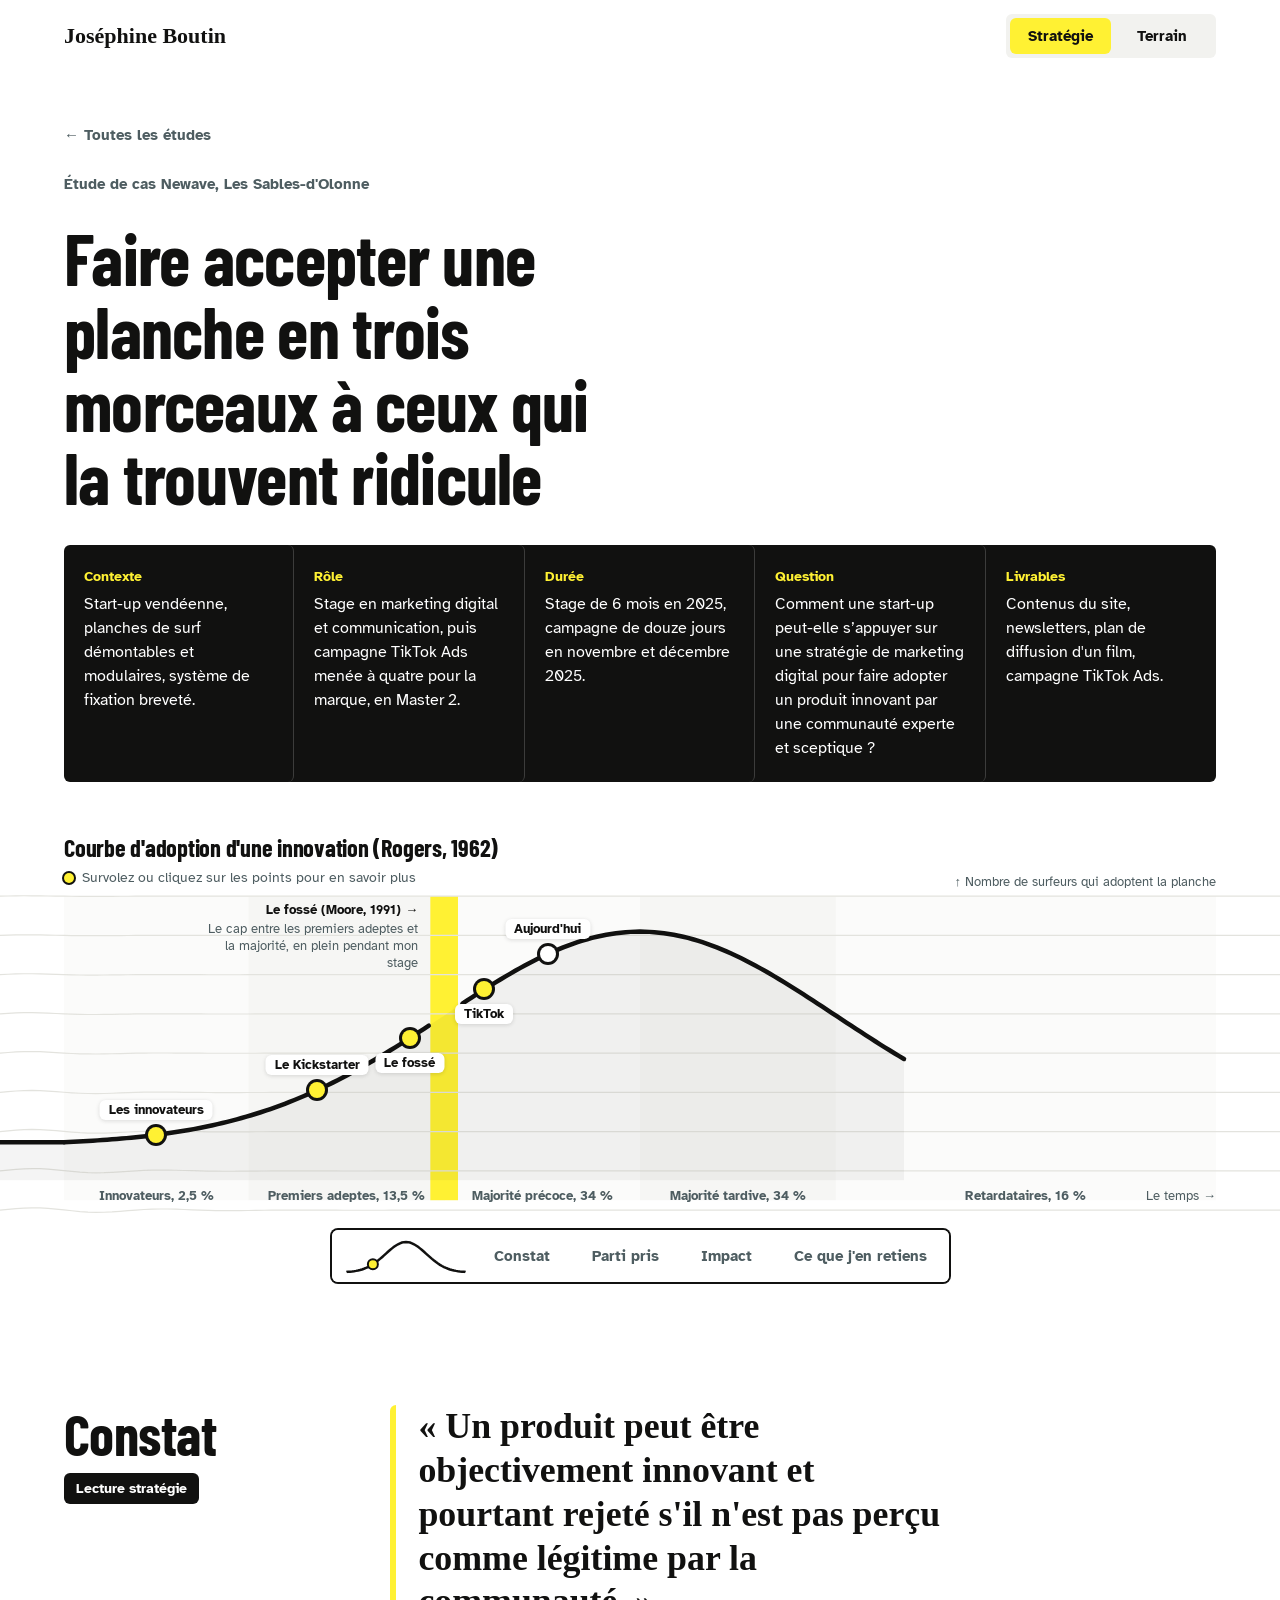
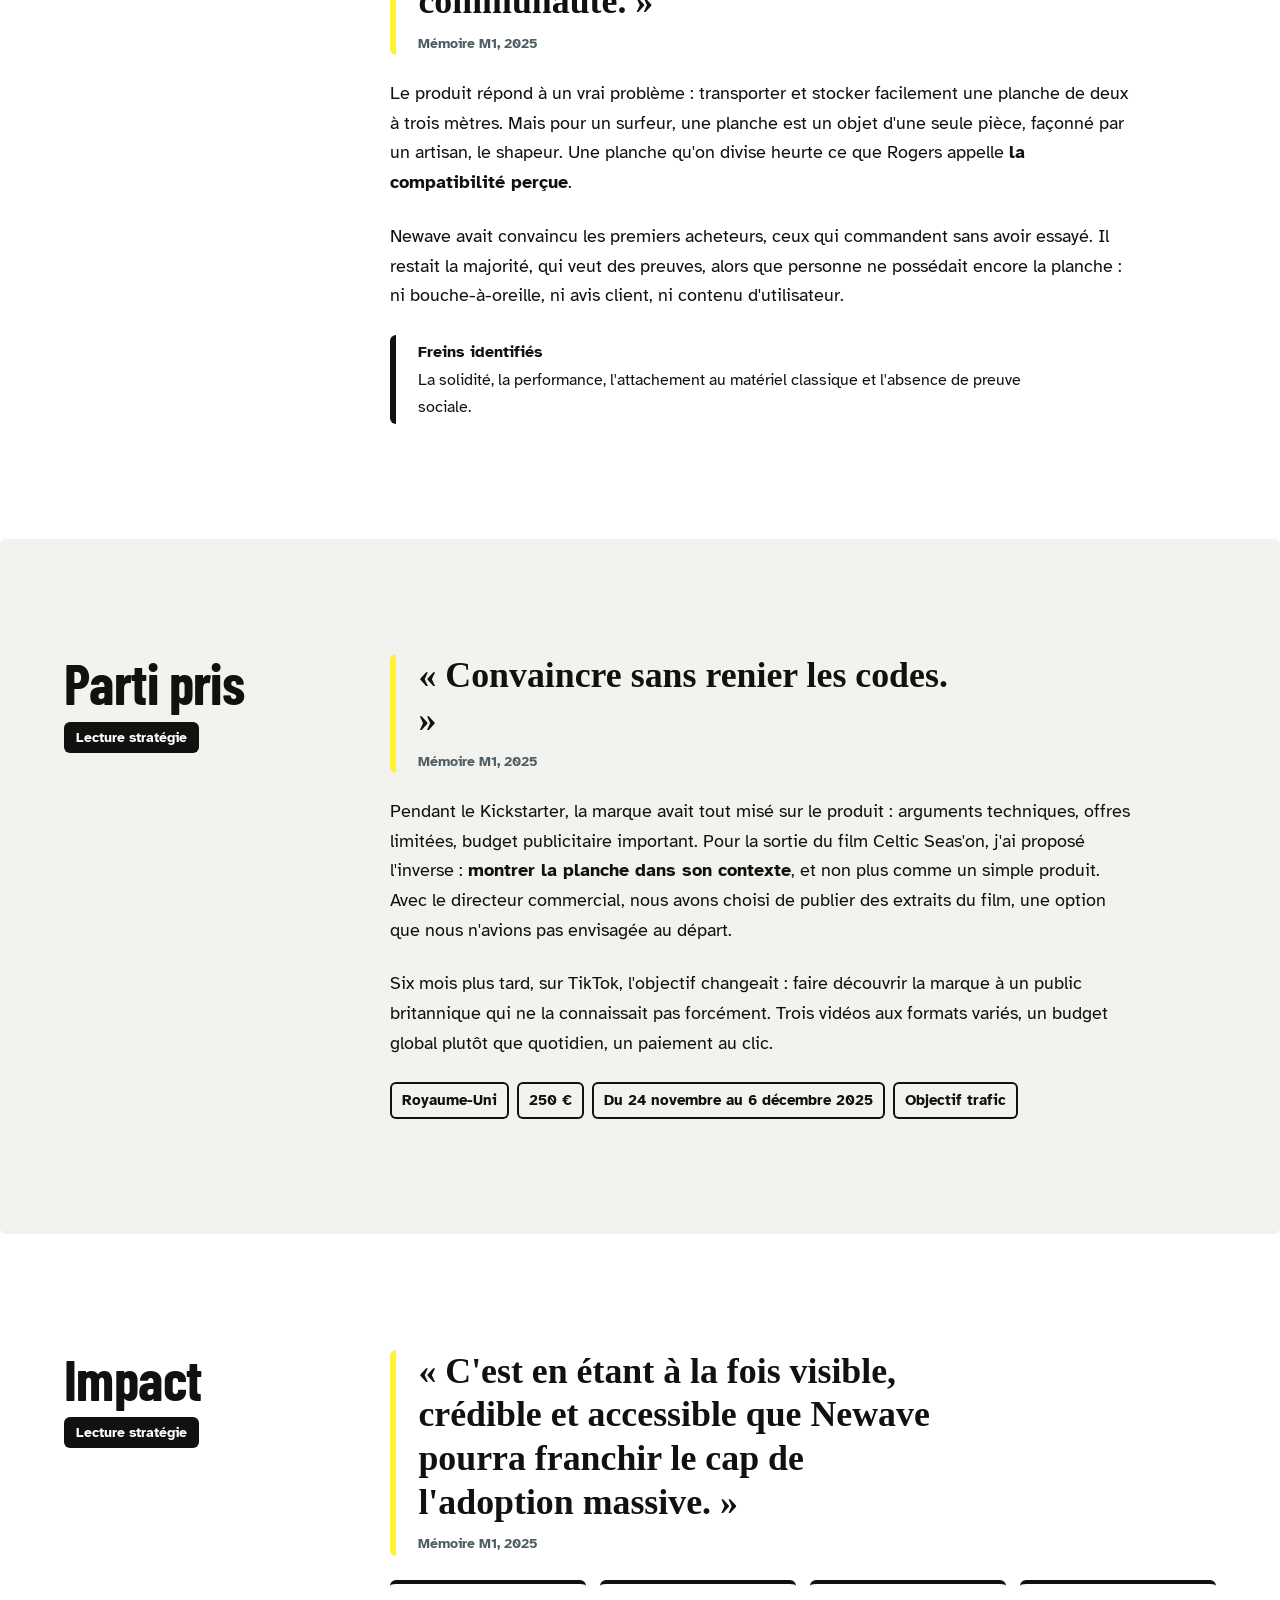
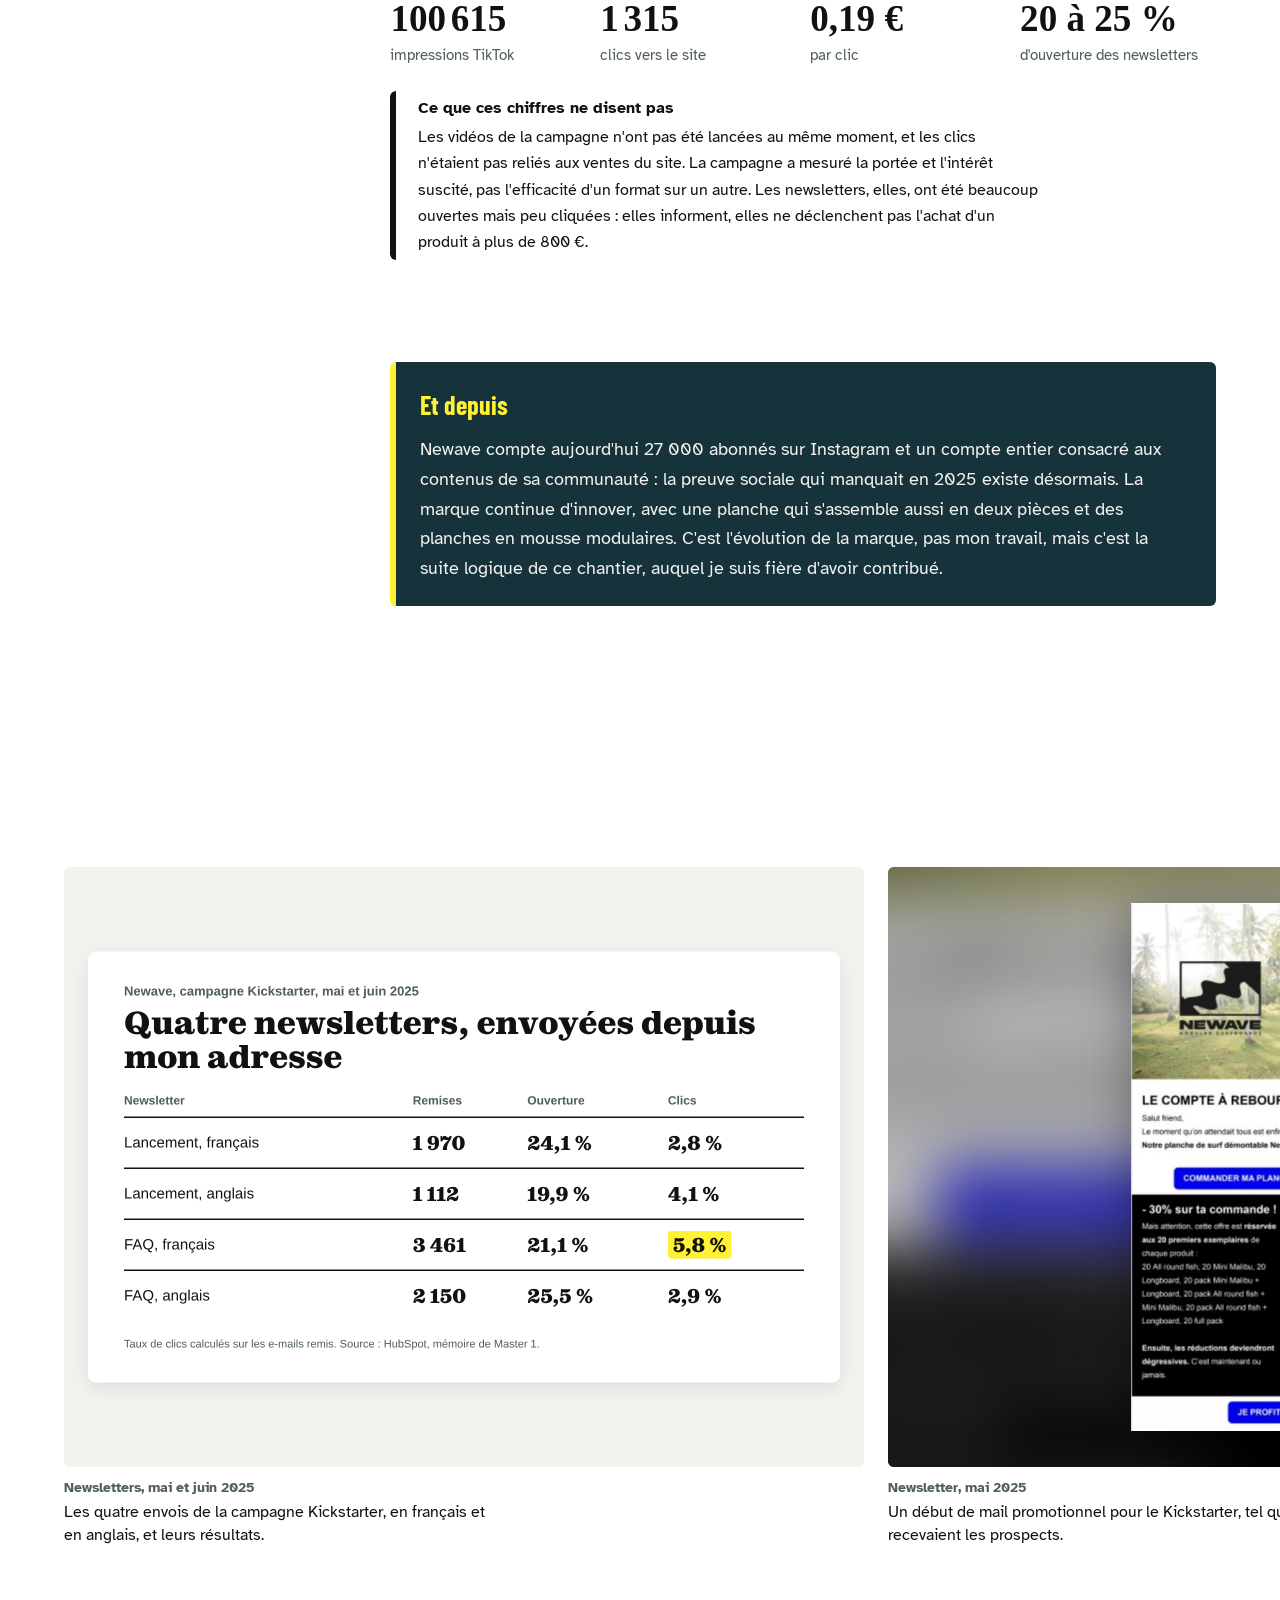
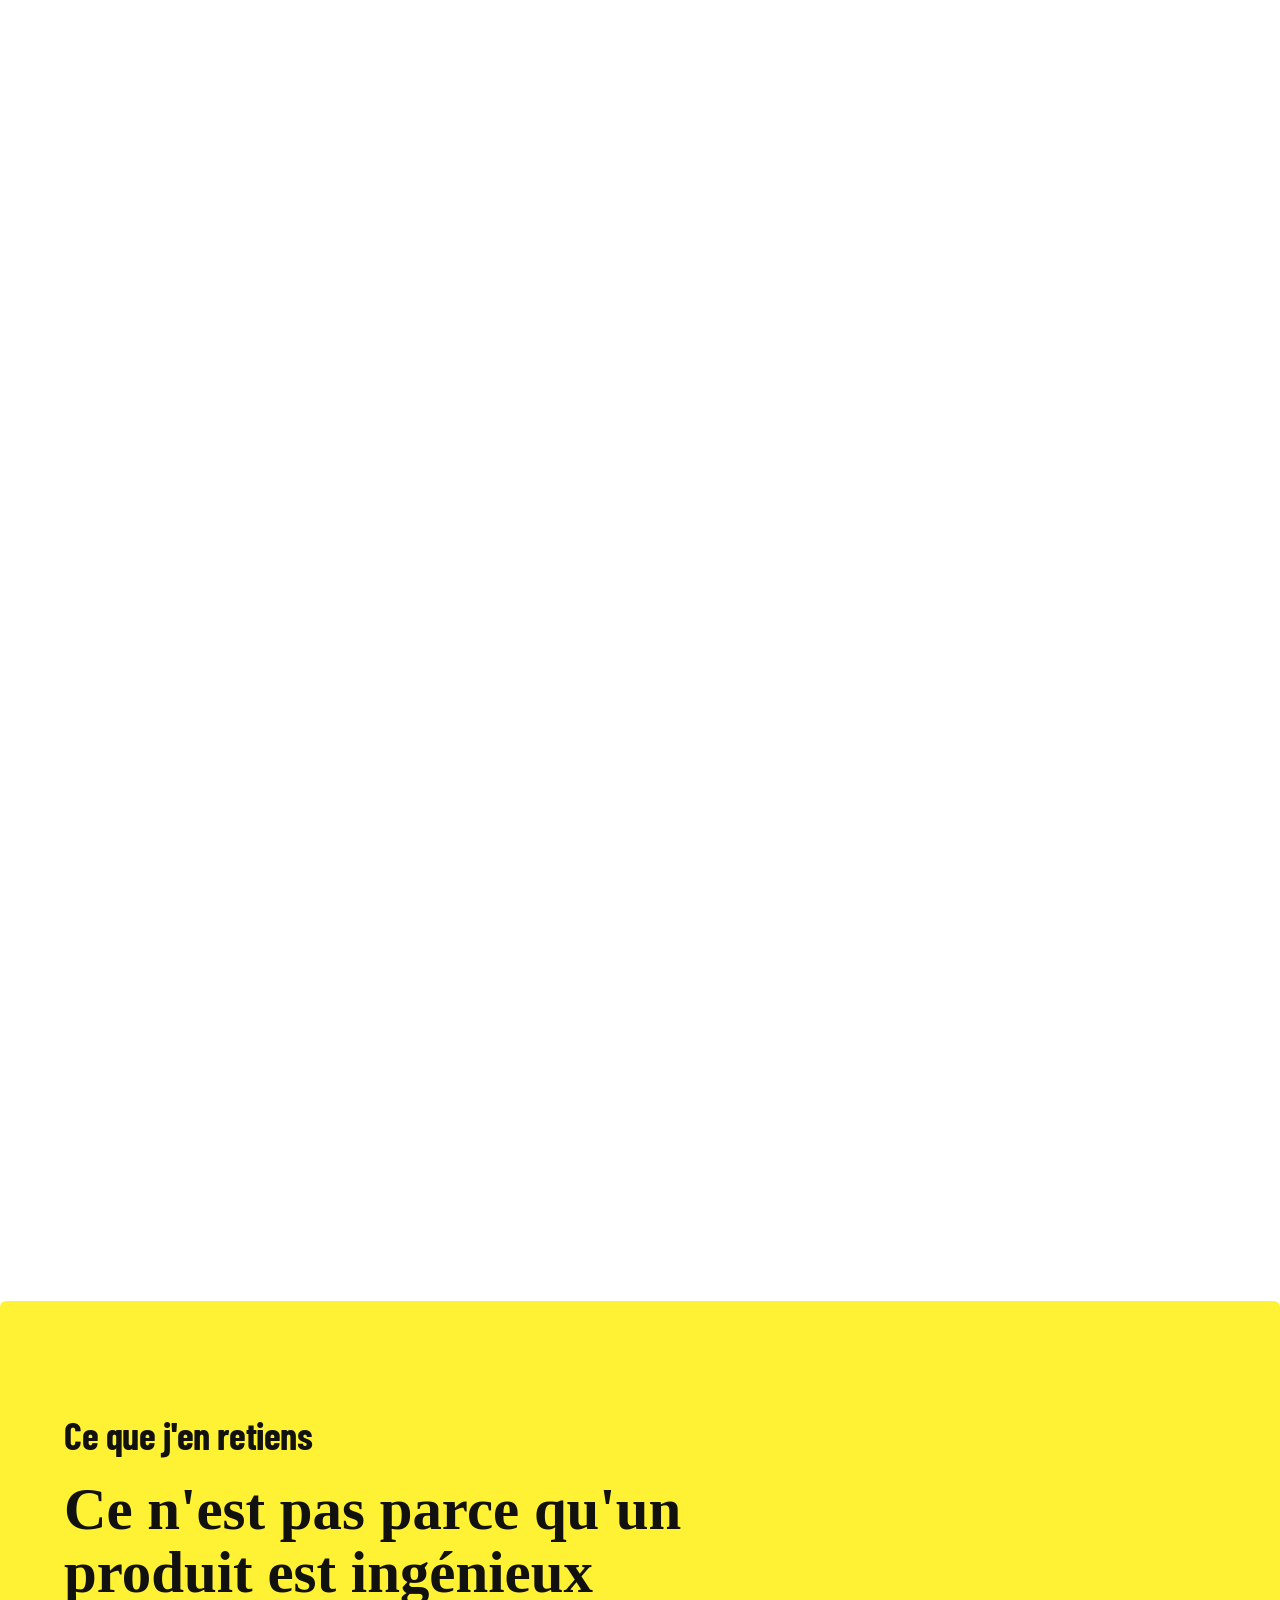
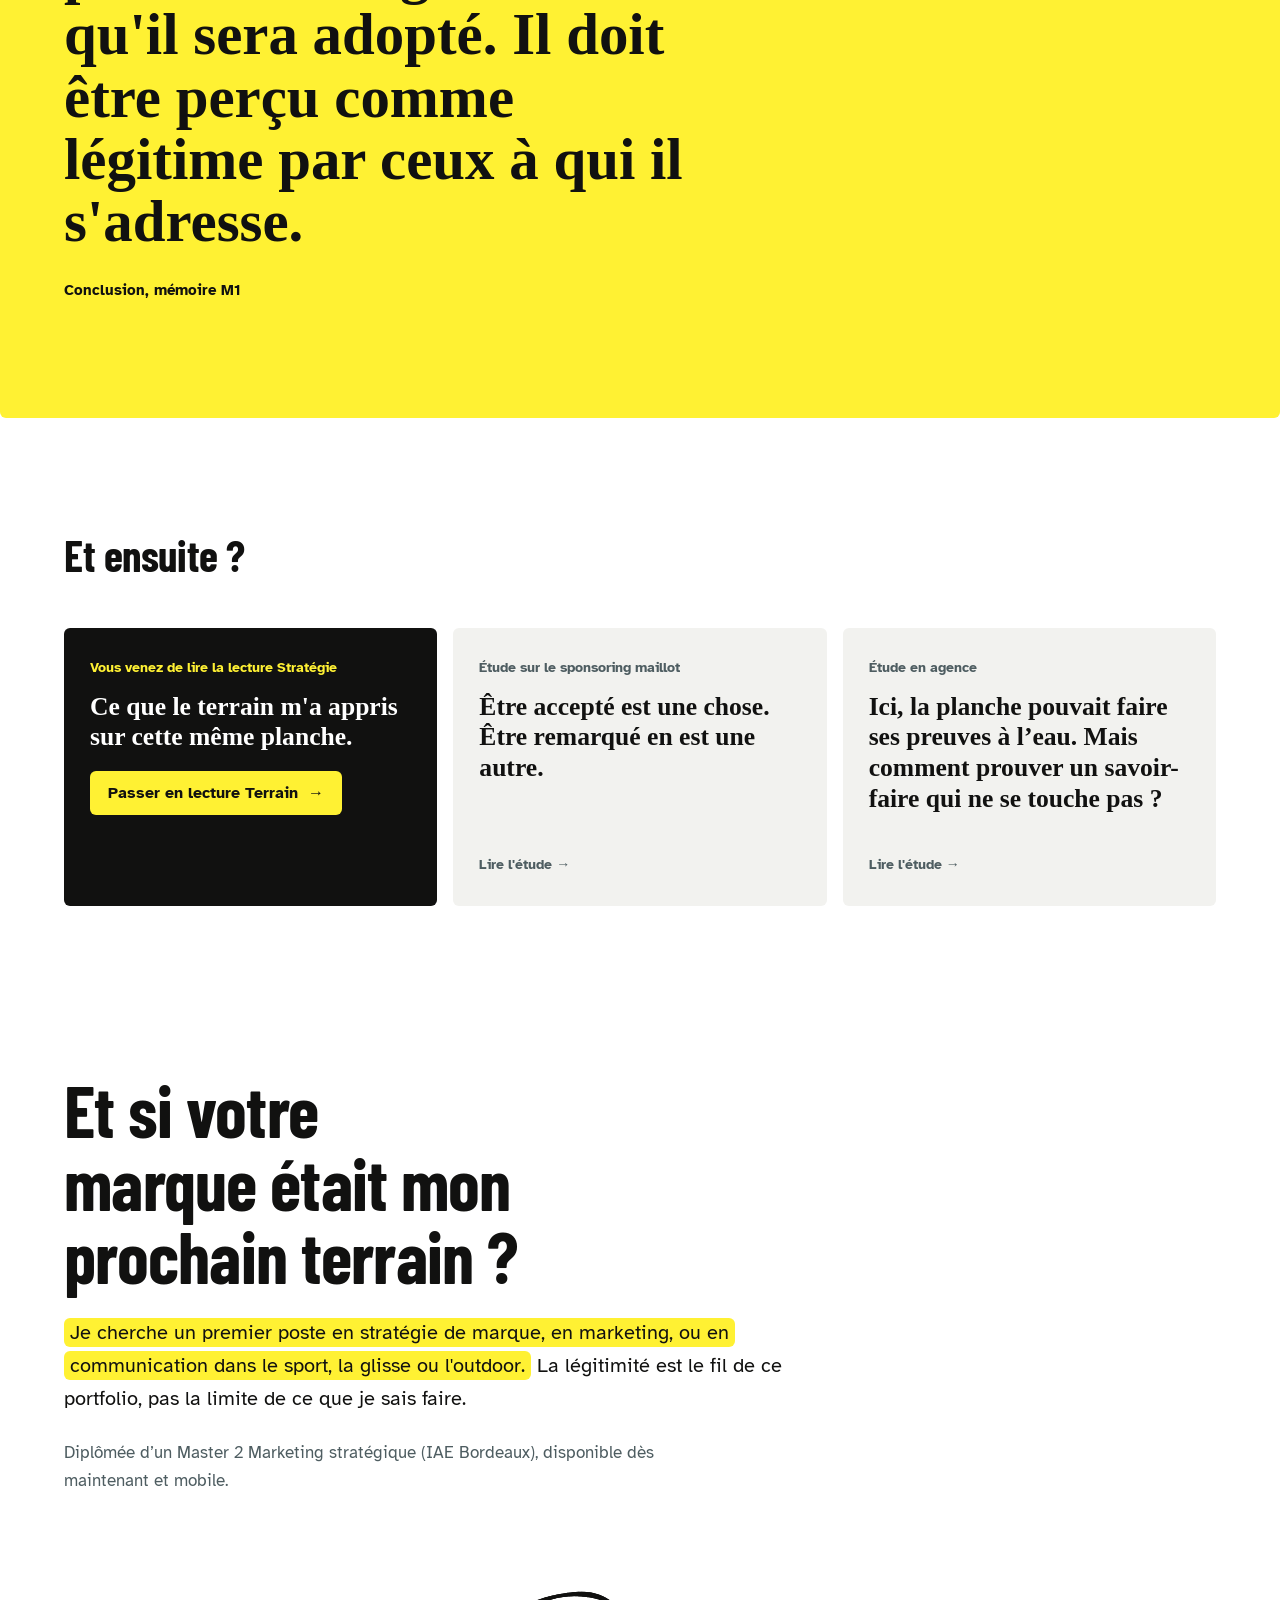
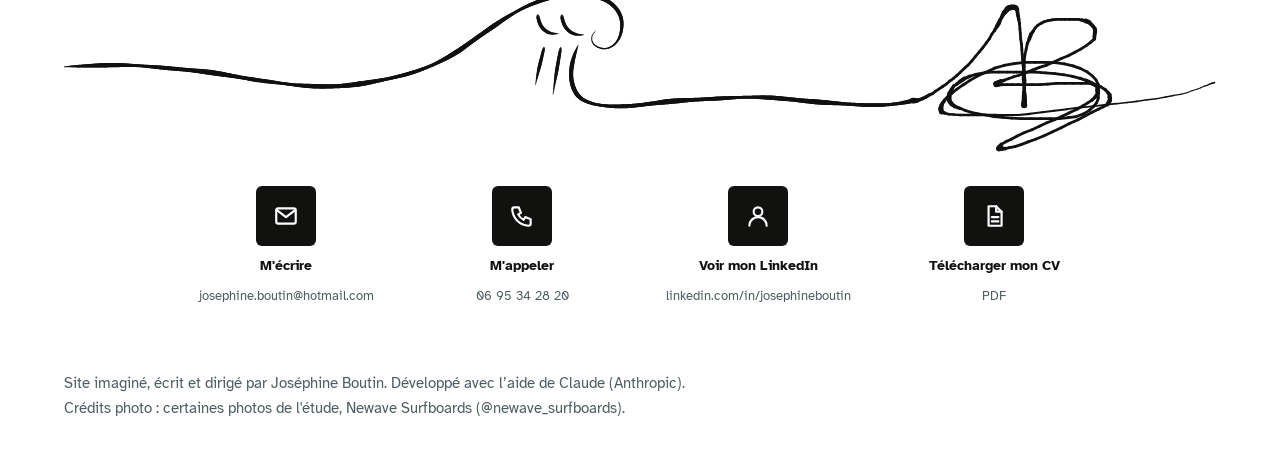
<file: etude-newave.html>
<!doctype html>
<html lang="fr" class="pro">
<head>
<meta charset="utf-8">
<meta name="viewport" content="width=device-width, initial-scale=1, viewport-fit=cover">
<meta name="robots" content="noindex, nofollow">
<meta name="description" content="Faire accepter une planche de surf démontable à une communauté sceptique.">
<title>Newave, étude de cas</title>
<link rel="icon" href="images/favicon.ico" sizes="any">
<link rel="icon" type="image/png" sizes="32x32" href="images/favicon-32.png">
<link rel="icon" type="image/png" sizes="192x192" href="images/favicon-192.png">
<link rel="apple-touch-icon" href="images/apple-touch-icon.png">
<meta name="theme-color" content="#111110">
<meta property="og:type" content="website">
<meta property="og:locale" content="fr_FR">
<meta property="og:site_name" content="Joséphine Boutin, portfolio">
<meta property="og:title" content="Newave, étude de cas">
<meta property="og:description" content="Faire accepter une planche de surf démontable à une communauté sceptique.">
<meta property="og:image" content="https://josephineboutin.github.io/portfolio-sport/images/partage.jpg">
<meta property="og:image:width" content="1200">
<meta property="og:image:height" content="630">
<meta property="og:image:alt" content="Joséphine Boutin, stratégie de marque pour le sport, la glisse et l'outdoor">
<meta name="twitter:card" content="summary_large_image">
<link rel="stylesheet" href="https://api.fontshare.com/v2/css?f[]=zodiak@1&display=swap">
<link rel="preconnect" href="https://fonts.googleapis.com">
<link rel="preconnect" href="https://fonts.gstatic.com" crossorigin>
<link rel="stylesheet" href="https://fonts.googleapis.com/css2?family=Barlow+Condensed:wght@500;600;700&family=Atkinson+Hyperlegible:ital,wght@0,400;0,700;1,400&display=swap">
<link rel="stylesheet" href="assets/site.css">
</head>
<body>
<header class="bar">
  <div class="wrap">
    <a class="brand" href="index.html">Joséphine Boutin</a>
    <div class="toggle" id="mini-toggle" role="group" aria-label="Choisir la lecture">
      <span class="knob" aria-hidden="true"></span>
      <button type="button" data-mode="strategie" aria-pressed="true">Stratégie</button>
      <button type="button" data-mode="terrain" aria-pressed="false">Terrain</button>
    </div>
  </div>
  <span class="progress" aria-hidden="true"></span>
</header>
<main id="top">
  <article id="etude">
    <div class="case-stage stage">
      <div class="curve" id="curve-newave" data-curve="newave" role="img" aria-label="La courbe d'adoption de Rogers appliquée à Newave"></div>
      <div class="wrap stage-text">
        <a class="back" href="index.html#etudes">← Toutes les études</a>
        <span class="lbl">Étude de cas Newave, Les Sables-d'Olonne</span>
        <h1 class="titre">Faire accepter une planche en trois morceaux à ceux qui la trouvent ridicule</h1>
        <dl class="facts">
          <div><dt>Contexte</dt><dd>Start-up vendéenne, planches de surf démontables et modulaires, système de fixation breveté.</dd></div>
          <div><dt>Rôle</dt><dd>Stage en marketing digital et communication, puis campagne TikTok Ads menée à quatre pour la marque, en Master 2.</dd></div>
          <div><dt>Durée</dt><dd>Stage de 6 mois en 2025, campagne de douze jours en novembre et décembre 2025.</dd></div>
          <div><dt>Question</dt><dd>Comment une start-up peut-elle s’appuyer sur une stratégie de marketing digital pour faire adopter un produit innovant par une communauté experte et sceptique ?</dd></div>
          <div><dt>Livrables</dt><dd>Contenus du site, newsletters, plan de diffusion d'un film, campagne TikTok Ads.</dd></div>
        </dl>
      </div>
      <div class="stage-foot" aria-hidden="true"></div>
    </div>
    <nav class="chapbar" aria-label="Chapitres de l'étude" data-curve="newave" data-u="0.08,0.3,0.365,0.42,0.46">
      <div class="wrap"><div class="inner">
        <canvas id="mini" aria-hidden="true"></canvas>
        <a href="#c1" data-chap="0">Constat</a>
        <a href="#c2" data-chap="1">Parti pris</a>
        <a href="#c3" data-chap="2">Impact</a>
        <a href="#c4" data-chap="3"><span class="lg">Ce que j'en retiens</span><span class="sh">À retenir</span></a>
      </div></div>
    </nav>
    <section class="chap" id="c1" aria-labelledby="t-c1">
      <div class="wrap">
        <div class="chap-head"><h3 class="titre" id="t-c1">Constat</h3><span class="chip" data-chip>Lecture stratégie</span></div>
        <div class="duo">
          <div class="v" data-v="strategie">
            <div class="cite"><blockquote>« Un produit peut être objectivement innovant et pourtant rejeté s'il n'est pas perçu comme légitime par la communauté. »</blockquote><cite>Mémoire M1, 2025</cite></div>
            <p>Le produit répond à un vrai problème : transporter et stocker facilement une planche de deux à trois mètres. Mais pour un surfeur, une planche est un objet d'une seule pièce, façonné par un artisan, le shapeur. Une planche qu'on divise heurte ce que Rogers appelle <span class="hl">la compatibilité perçue</span>.</p>
            <p>Newave avait convaincu les premiers acheteurs, ceux qui commandent sans avoir essayé. Il restait la majorité, qui veut des preuves, alors que personne ne possédait encore la planche : ni bouche-à-oreille, ni avis client, ni contenu d'utilisateur.</p>
            <p class="aside"><b>Freins identifiés</b>La solidité, la performance, l'attachement au matériel classique et l'absence de preuve sociale.</p>
          </div>
          <div class="v" data-v="terrain">
            <div class="cite big"><blockquote>« Planche de kook. »</blockquote><cite>Commentaire sous une publication de la marque, 2025. Un « kook », dans le jargon du surf, c'est celui qui ne maîtrise ni son matériel ni les règles à l'eau.</cite></div>
            <p>Surfeuse moi-même et convaincue par le concept, je ne soupçonnais pas l'ampleur des réticences. Chaque jour, en modérant les commentaires et les messages privés, je lisais la même peur : <span class="hl">qu'elle cède dans la vague</span>.</p>
            <p>Sur la plage, j'ai compris d'où venait ce rejet : pour un surfeur, une planche est monobloc et on en ajoute à son quiver (la collection de planches) au fil des années. Les nouvelles pratiques, comme le wingfoil ou l’efoil, sont mieux acceptées, mais toucher à la planche elle-même, beaucoup moins.</p>
            <div class="heard" aria-label="Phrases entendues">
              <span class="lbl">Entendu sur le stand et en messages privés</span>
              <q>Comment la planche s’assemble-t-elle ?</q>
              <q>Une planche en trois morceaux, ce n'est pas une vraie planche de surf !</q>
            </div>
          </div>
        </div>
      </div>
    </section>
    <section class="chap alt" id="c2" aria-labelledby="t-c2">
      <div class="wrap">
        <div class="chap-head"><h3 class="titre" id="t-c2">Parti pris</h3><span class="chip" data-chip>Lecture stratégie</span></div>
        <div class="duo">
          <div class="v" data-v="strategie">
            <div class="cite"><blockquote>« Convaincre sans renier les codes. »</blockquote><cite>Mémoire M1, 2025</cite></div>
            <p>Pendant le Kickstarter, la marque avait tout misé sur le produit : arguments techniques, offres limitées, budget publicitaire important. Pour la sortie du film Celtic Seas'on, j'ai proposé l'inverse : <span class="hl">montrer la planche dans son contexte</span>, et non plus comme un simple produit. Avec le directeur commercial, nous avons choisi de publier des extraits du film, une option que nous n'avions pas envisagée au départ.</p>
            <p>Six mois plus tard, sur TikTok, l'objectif changeait : faire découvrir la marque à un public britannique qui ne la connaissait pas forcément. Trois vidéos aux formats variés, un budget global plutôt que quotidien, un paiement au clic.</p>
            <div class="spec" aria-label="Paramètres de la campagne"><span>Royaume-Uni</span><span>250 €</span><span>Du 24 novembre au 6 décembre 2025</span><span>Objectif trafic</span></div>
          </div>
          <div class="v" data-v="terrain">
            <div class="cite"><blockquote>« Comment résiste-t-elle à la puissance des vagues ? »</blockquote><cite>Question entendue sur le stand et en messages privés, 2025</cite></div>
            <p>À cette question, rien ne répond mieux que la planche elle-même. Aux Championnats de France universitaires de surf, à Anglet, j'ai animé le stand et aidé à organiser les essais : <span class="hl">les surfeurs démontaient la planche, la remontaient et allaient à l'eau avec</span>.</p>
            <p>En ligne, j’ai répondu à chaque mail, message privé et commentaire, et j’ai envoyé les newsletters depuis mon adresse professionnelle, pour qu’on puisse me répondre directement.</p>
            <div class="spec" aria-label="Sur le terrain"><span>Anglet, 22 et 23 mai 2025</span><span>Sessions d'essai</span><span>Commentaires et messages privés</span><span>Newsletters signées de mon nom</span></div>
          </div>
        </div>
      </div>
    </section>
    <section class="chap" id="c3" aria-labelledby="t-c3">
      <div class="wrap">
        <div class="chap-head"><h3 class="titre" id="t-c3">Impact</h3><span class="chip" data-chip>Lecture stratégie</span></div>
        <div class="duo">
          <div class="v" data-v="strategie">
            <div class="cite"><blockquote>« C'est en étant à la fois visible, crédible et accessible que Newave pourra franchir le cap de l'adoption massive. »</blockquote><cite>Mémoire M1, 2025</cite></div>
            <div class="kpis" aria-label="Résultats">
              <div><b class="count" data-to="100615" data-dec="0">100 615</b><span>impressions TikTok</span></div>
              <div><b class="count" data-to="1315" data-dec="0">1 315</b><span>clics vers le site</span></div>
              <div><b class="count" data-to="0.19" data-dec="2" data-suffix=" €">0,19 €</b><span>par clic</span></div>
              <div><b>20 à 25 %</b><span>d'ouverture des newsletters</span></div>
            </div>
            <p class="aside"><b>Ce que ces chiffres ne disent pas</b>Les vidéos de la campagne n'ont pas été lancées au même moment, et les clics n'étaient pas reliés aux ventes du site. La campagne a mesuré la portée et l'intérêt suscité, pas l'efficacité d'un format sur un autre. Les newsletters, elles, ont été beaucoup ouvertes mais peu cliquées : elles informent, elles ne déclenchent pas l'achat d'un produit à plus de 800 €.</p>
          </div>
          <div class="v" data-v="terrain">
            <div class="cite"><blockquote>« On voit ce qu'il est possible de faire avec une planche démontable, et qu'elle ne se démonte pas dans des vagues explosives. »</blockquote><cite>Mémoire M1, 2025, à propos du film Celtic Seas'on</cite></div>
            <p>Le film des fondateurs, dont j'ai conçu les affiches et le plan de diffusion, a été sélectionné au Festival International du Film de Surf d'Anglet, puis projeté dans trois magasins Boardriders, à Saint-Jean-de-Luz, Capbreton et Bordeaux. Sous les publications, sceptiques et curieux se répondaient entre eux : un débat parfois vif, qui faisait exister la planche aux yeux de la communauté.</p>
            <p class="aside"><b>Une limite</b>Les planches du film n'étaient pas celles de la série finale : elles ne portaient ni le nouveau logo ni le design noir et blanc livré aux clients. Pour un surfeur déjà méfiant, cet écart entre l'image et le produit reçu peut semer le doute.</p>
          </div>
        </div>
        <div class="since reveal">
          <h4>Et depuis</h4>
          <p>Newave compte aujourd'hui 27 000 abonnés sur Instagram et un compte entier consacré aux contenus de sa communauté : la preuve sociale qui manquait en 2025 existe désormais. La marque continue d'innover, avec une planche qui s'assemble aussi en deux pièces et des planches en mousse modulaires. C'est l'évolution de la marque, pas mon travail, mais c'est la suite logique de ce chantier, auquel je suis fière d'avoir contribué.</p>
        </div>
      </div>
    </section>
    <section class="band" id="band" aria-label="Visuels du projet">
      <div class="sticky">
        <div class="tracks">
          <div class="track-h v" data-v="strategie">
            <figure class="shot"><div class="img doc"><img src="images/newave-doc-newsletter.png" alt="" loading="lazy" onerror="this.parentNode.classList.add('missing');this.remove()"><span>Capture à fournir</span></div><figcaption><b>Newsletters, mai et juin 2025</b>Les quatre envois de la campagne Kickstarter, en français et en anglais, et leurs résultats.</figcaption></figure>
            <figure class="shot"><div class="img poster ph-e"><img class="bg" src="images/newave-doc-newsletter-exemple.jpg" alt="" loading="lazy" onerror="this.remove()"><img class="fg" src="images/newave-doc-newsletter-exemple.jpg" alt="" loading="lazy" onerror="this.parentNode.classList.add('missing');this.remove()"><span>Capture à fournir</span></div><figcaption><b>Newsletter, mai 2025</b>Un début de mail promotionnel pour le Kickstarter, tel que le recevaient les prospects.</figcaption></figure>
            <figure class="shot"><div class="img doc"><img src="images/newave-doc-site.jpg" alt="" loading="lazy" onerror="this.parentNode.classList.add('missing');this.remove()"><span>Visuel à fournir</span></div><figcaption><b>Site internet, 2025</b>Les supports qui expliquent les performances techniques des planches.</figcaption></figure>
            <figure class="shot"><div class="img poster ph-e"><img class="bg" src="images/newave-doc-article.jpg" alt="" loading="lazy" onerror="this.remove()"><img class="fg" src="images/newave-doc-article.jpg" alt="" loading="lazy" onerror="this.parentNode.classList.add('missing');this.remove()"><span>Capture à fournir</span></div><figcaption><b>Article de blog, 2025</b>Comment transporter sa planche en train, sans discours commercial.</figcaption></figure>
            <figure class="shot"><div class="img doc"><img src="images/newave-doc-tiktok.jpg" alt="" loading="lazy" onerror="this.parentNode.classList.add('missing');this.remove()"><span>Tableau à fournir</span></div><figcaption><b>Suivi TikTok, décembre 2025</b>Le tableau de résultats de la campagne, présenté à la marque.</figcaption></figure>
          </div>
          <div class="track-h v" data-v="terrain">
            <figure class="shot"><div class="img ph-d"><img src="images/newave-terrain-anglet.jpg" alt="" loading="lazy" onerror="this.parentNode.classList.add('missing');this.remove()"><span>Photo à fournir</span></div><figcaption><b>Anglet, mai 2025</b>Sessions d’essai de la planche de surf démontable.</figcaption></figure>
            <figure class="shot"><div class="img ph-a"><img src="images/newave-terrain-ecosse.jpg" alt="" loading="lazy" onerror="this.parentNode.classList.add('missing');this.remove()"><span>Photo à fournir</span></div><figcaption><b>Écosse, octobre 2024</b>Le tournage de Celtic Seas'on par les fondateurs.</figcaption></figure>
            <figure class="shot"><div class="img poster ph-e"><img class="bg" src="images/newave-terrain-affiche.jpg" alt="" loading="lazy" onerror="this.remove()"><img class="fg" src="images/newave-terrain-affiche.jpg" alt="" loading="lazy" onerror="this.parentNode.classList.add('missing');this.remove()"><span>Visuel à fournir</span></div><figcaption><b>Affiche, 2025</b>L'affiche de la tournée du film, que j'ai conçue.</figcaption></figure>
            <figure class="shot"><div class="img poster ph-e"><img class="bg" src="images/newave-terrain-affiche-film.jpg" alt="" loading="lazy" onerror="this.remove()"><img class="fg" src="images/newave-terrain-affiche-film.jpg" alt="" loading="lazy" onerror="this.parentNode.classList.add('missing');this.remove()"><span>Visuel à fournir</span></div><figcaption><b>Celtic Seas'on, 2025</b>L'affiche du film tourné en Écosse par les fondateurs, que j'ai aussi conçue.</figcaption></figure>
            <figure class="shot"><div class="img ph-c"><img src="images/newave-terrain-planches.jpg" alt="" loading="lazy" onerror="this.parentNode.classList.add('missing');this.remove()"><span>Photo à fournir</span></div><figcaption><b>Les Sables-d'Olonne, 2025</b>L'arrivée de la première série de planches produites.</figcaption></figure>
          </div>
        </div>
      </div>
    </section>
    <section class="yellow" id="c4" aria-labelledby="t-c4">
      <div class="wrap reveal">
        <h3 class="titre retiens" id="t-c4">Ce que j'en retiens</h3>
        <p class="lesson">Ce n'est pas parce qu'un produit est ingénieux qu'il sera adopté. Il doit être perçu comme légitime par ceux à qui il s'adresse.</p>
        <cite>Conclusion, mémoire M1</cite>
      </div>
    </section>
    <section class="wrap next reveal" aria-labelledby="t-next">
      <h3 class="titre" id="t-next">Et ensuite&nbsp;?</h3>
      <div class="next-grid">
        <div class="next-tile next-switch duo">
          <div class="v" data-v="strategie">
            <span class="next-kicker">Vous venez de lire la lecture Stratégie</span>
            <p class="next-q">Ce que le terrain m'a appris sur cette même planche.</p>
            <button type="button" class="next-btn" data-mode="terrain" data-scroll="etude">Passer en lecture Terrain <i aria-hidden="true">→</i></button>
          </div>
          <div class="v" data-v="terrain">
            <span class="next-kicker">Vous venez de lire la lecture Terrain</span>
            <p class="next-q">Le raisonnement et les chiffres derrière ces rencontres.</p>
            <button type="button" class="next-btn" data-mode="strategie" data-scroll="etude">Passer en lecture Stratégie <i aria-hidden="true">→</i></button>
          </div>
        </div>
        <a class="next-tile next-case" href="etude-maillot.html">
          <span class="next-kicker">Étude sur le sponsoring maillot</span>
          <p class="next-q">Être accepté est une chose. Être remarqué en est une autre.</p>
          <span class="next-soon">Lire l'étude →</span>
        </a>
        <a class="next-tile next-case" href="etude-expertise.html">
          <span class="next-kicker">Étude en agence</span>
          <p class="next-q">Ici, la planche pouvait faire ses preuves à l’eau. Mais comment prouver un savoir-faire qui ne se touche pas&nbsp;?</p>
          <span class="next-soon">Lire l'étude →</span>
        </a>
      </div>
    </section>
  </article>
  <footer class="wrap end short" aria-labelledby="t-end">
    <h2 class="titre" id="t-end">Et si votre marque était mon prochain terrain ?</h2>
    <p class="lead"><span class="hl hl-lead">Je cherche un premier poste en stratégie de marque, en marketing, ou en communication dans le sport, la glisse ou l'outdoor.</span> La légitimité est le fil de ce portfolio, pas la limite de ce que je sais faire.</p>
    <p class="lead-sub">Diplômée d’un Master 2 Marketing stratégique (IAE Bordeaux), disponible dès maintenant et mobile.</p>
    <canvas class="sign" id="sign" aria-label="Ma signature : une ligne qui devient vague, puis mes initiales"></canvas>
    <div class="contact">
      <a class="c-mail" href="mailto:josephine.boutin@hotmail.com"><span class="ic"><svg viewBox="0 0 24 24" aria-hidden="true"><rect x="3" y="5" width="18" height="14" rx="2"></rect><path d="M3.5 6.5 12 13l8.5-6.5"></path></svg></span>M'écrire<small>josephine.boutin@hotmail.com</small></a>
      <a class="c-tel" href="tel:+33695342820"><span class="ic"><svg viewBox="0 0 24 24" aria-hidden="true"><path d="M5 4h4l2 5-2.5 1.5a11 11 0 0 0 5 5L15 13l5 2v4a2 2 0 0 1-2 2A16 16 0 0 1 3 6a2 2 0 0 1 2-2"></path></svg></span>M'appeler<small>06 95 34 28 20</small></a>
      <a class="c-in" href="https://www.linkedin.com/in/josephineboutin/" target="_blank" rel="noopener"><span class="ic"><svg viewBox="0 0 24 24" aria-hidden="true"><circle cx="12" cy="8" r="4"></circle><path d="M4 21a8 8 0 0 1 16 0"></path></svg></span>Voir mon LinkedIn<small>linkedin.com/in/josephineboutin</small></a>
      <a class="c-cv" data-goatcounter-click="clic-cv-bas-de-page" data-goatcounter-title="Clic sur le CV (bas de page)" href="cv-josephine-boutin.pdf" target="_blank" rel="noopener"><span class="ic"><svg viewBox="0 0 24 24" aria-hidden="true"><path d="M7 3h7l5 5v13H7z"></path><path d="M14 3v5h5"></path><path d="M10 13h6M10 17h6"></path></svg></span>Télécharger mon CV<small>PDF</small></a>
    </div>
  </footer>
  <p class="wrap proto">Site imaginé, écrit et dirigé par Joséphine Boutin. Développé avec l’aide de Claude (Anthropic).<br>Crédits photo : certaines photos de l'étude, Newave Surfboards (@newave_surfboards).</p>
</main>
<canvas id="wake" aria-hidden="true"></canvas>
<canvas id="wipe" aria-hidden="true"></canvas>
<div class="cursor" aria-hidden="true"></div>
<script src="assets/site.js"></script>
<script data-goatcounter="https://josephineboutin.goatcounter.com/count" async src="https://gc.zgo.at/count.js"></script>
</body>
</html>
</file>
<file: assets/site.css>
/* Layout : ouverture plein écran avec la courbe en fond et le choix de lecture, cartes des études, étude de cas en chapitres avec une barre de chapitres collante, bande de visuels horizontale, bande jaune, conclusion en preuves décalées, signature et contacts. */
@property --bg { syntax: "<color>"; inherits: true; initial-value: #FFFFFF; }
@property --fg { syntax: "<color>"; inherits: true; initial-value: #111110; }
@property --soft { syntax: "<color>"; inherits: true; initial-value: #4E5D61; }
@property --surface { syntax: "<color>"; inherits: true; initial-value: #EEF4F5; }
@property --ink { syntax: "<color>"; inherits: true; initial-value: #111110; }
@property --field { syntax: "<color>"; inherits: true; initial-value: #DCE8EA; }
@property --zw { syntax: "<number>"; inherits: true; initial-value: 340; }
@property --zls { syntax: "<length-percentage>"; inherits: true; initial-value: 0em; }

:root {
  /* Palette validée */
  --jaune: #FFF133;
  --jaune-pale: #FFF7B0;
  --encre: #111110;
  --galet: #F3F3EF;
  --ocean: #16323A;
  --ocean-profond: #0C1E24;
  --gris-clair: #B4B3AA;
  /* Rôles, lecture Stratégie */
  --bg: #FFFFFF;
  --fg: #111110;
  --soft: #4E5D61;
  --surface: #EEF4F5;
  --ink: #111110;
  --field: #DCE8EA;
  --zw: 340;
  --curvefill: #FFF7B0;
  --zls: 0em;
  /* Polices validées */
  --f-sig: "Zodiak-Variable", "Zodiak", Georgia, "Times New Roman", serif;
  --f-titre: "Barlow Condensed", "Arial Narrow", sans-serif;
  --f-texte: "Atkinson Hyperlegible", "Helvetica Neue", Arial, sans-serif;
  --ease: cubic-bezier(.65, 0, .25, 1);
  --t: 700ms;
  color-scheme: light;
  transition: --bg var(--t) var(--ease), --fg var(--t) var(--ease), --soft var(--t) var(--ease),
              --surface var(--t) var(--ease), --ink var(--t) var(--ease), --field var(--t) var(--ease),
              --zw 1100ms var(--ease), --zls 1100ms var(--ease);
}
:root[data-lecture="terrain"] {
  --bg: #0C1E24;
  --fg: #F3F3EF;
  --soft: #A3B6BA;
  --surface: #13303A;
  --field: #275868;
  --ink: #FFF133;
  --zw: 900;
  --zls: -0.025em;
  color-scheme: dark;
}
:root.instant, :root.instant *, :root.instant *::before, :root.instant *::after { transition: none !important; }
@media (prefers-reduced-motion: reduce) {
  :root { transition: none; }
  *, *::before, *::after { transition-duration: 0ms !important; animation: none !important; }
}
html { scroll-behavior: smooth; }
@media (prefers-reduced-motion: reduce) { html { scroll-behavior: auto; } }
body { margin: 0; overflow-x: clip; background: var(--bg); color: var(--fg); font-family: var(--f-texte); font-size: 18px; line-height: 1.65; -webkit-font-smoothing: antialiased; }
body::before { content: ""; position: fixed; inset: 0 0 auto; height: env(safe-area-inset-top, 0px); z-index: 30; background: var(--bg); }
/* Grille : une seule colonne de contenu de 1240 px au plus, des marges latérales qui grandissent avec l'écran, et une échelle d'espacements unique */
:root { --gut: clamp(20px, 5vw, 72px); --maxw: 1240px; --edge: max(var(--gut), (100vw - var(--maxw)) / 2); --s-section: clamp(72px, 9vw, 128px); --s-block: clamp(32px, 4vw, 56px); --s-gap: 24px; }
.wrap { max-width: calc(var(--maxw) + 2 * var(--gut)); box-sizing: border-box; margin-inline: auto; padding-left: max(var(--gut), env(safe-area-inset-left, 0px)); padding-right: max(var(--gut), env(safe-area-inset-right, 0px)); }
p, blockquote, figure { margin: 0; }
h1, h2, h3, h4 { margin: 0; text-wrap: balance; }
a { color: inherit; }
:focus-visible { outline: 3px solid var(--ocean); outline-offset: 3px; border-radius: 4px; }
:root[data-lecture="terrain"] :focus-visible { outline-color: var(--jaune); }

.titre { font-family: var(--f-titre); font-weight: 700; line-height: 1.02; }
.disp { font-family: var(--f-sig); font-weight: var(--zw); letter-spacing: var(--zls); line-height: .96; text-wrap: balance; }
.lbl { font-size: 15px; font-weight: 700; color: var(--soft); }
.hl { background: linear-gradient(transparent 58%, var(--jaune) 58%); padding-inline: 2px; -webkit-box-decoration-break: clone; box-decoration-break: clone; }
.hl-lead { background: var(--jaune); color: var(--encre); padding: 1px 6px; border-radius: 4px; }
:root[data-lecture="terrain"] .hl.hl-lead { background: var(--jaune); color: var(--encre); }
:root[data-lecture="terrain"] .hl { background: none; color: var(--jaune); }
.check { font-size: .8em; font-weight: 700; background: var(--jaune-pale); color: var(--encre); padding: 1px 8px; border-radius: 999px; white-space: nowrap; }

/* Barre */
.bar { position: sticky; top: env(safe-area-inset-top, 0px); z-index: 25; background: color-mix(in srgb, var(--bg) 90%, transparent); backdrop-filter: blur(10px); -webkit-backdrop-filter: blur(10px); }
.bar .wrap { display: flex; align-items: center; justify-content: space-between; gap: 16px; padding-block: 14px; min-height: 40px; }
.brand { font-family: var(--f-sig); font-weight: 800; font-size: 22px; text-decoration: none; white-space: nowrap; }
.progress { position: absolute; left: 0; bottom: 0; height: 3px; width: 100%; background: var(--ocean); transform-origin: 0 50%; transform: scaleX(0); }
:root[data-lecture="terrain"] .progress { background: var(--jaune); }
.toggle { position: relative; display: grid; grid-template-columns: 1fr 1fr; background: var(--surface); border-radius: 999px; padding: 4px; flex-shrink: 0; transition: opacity 400ms var(--ease), transform 400ms var(--ease); }
.toggle.away { opacity: 0; transform: translateY(-8px); pointer-events: none; }
.toggle button { position: relative; z-index: 1; appearance: none; border: 0; background: none; font-family: var(--f-texte); font-weight: 700; font-size: 15px; color: var(--fg); padding: 9px 18px; border-radius: 999px; cursor: pointer; transition: color var(--t) var(--ease); }
.toggle button[aria-pressed="true"] { color: var(--encre); }
.toggle .knob { position: absolute; z-index: 0; top: 4px; bottom: 4px; left: 4px; width: calc(50% - 4px); border-radius: 999px; background: var(--jaune); transition: transform var(--t) var(--ease); }
:root[data-lecture="terrain"] .toggle .knob { transform: translateX(100%); }
@media (max-width: 420px) { .toggle button { padding: 8px 12px; font-size: 14px; } .brand { font-size: 17px; } }

/* Diptyque */
.duo { display: grid; }
.duo > .v, .tracks > .v { grid-area: 1 / 1; min-width: 0; transition: opacity 520ms var(--ease), transform 620ms var(--ease), filter 520ms var(--ease), visibility 0s linear 0s; }
:root:not([data-lecture="terrain"]) .duo > .v[data-v="terrain"],
:root[data-lecture="terrain"] .duo > .v[data-v="strategie"],
:root:not([data-lecture="terrain"]) .tracks > .v[data-v="terrain"],
:root[data-lecture="terrain"] .tracks > .v[data-v="strategie"] {
  opacity: 0; transform: translateY(14px); filter: blur(4px); visibility: hidden; pointer-events: none;
  transition: opacity 360ms var(--ease), transform 360ms var(--ease), filter 360ms var(--ease), visibility 0s linear 360ms;
}

/* Scènes avec courbe en fond */
.stage { position: relative; overflow: hidden; }
.curve { position: absolute; inset: 0; }
.curve canvas { position: absolute; inset: 0; width: 100%; height: 100%; display: block; }
.stage > .wrap { position: relative; z-index: 1; pointer-events: none; }
.stage > .wrap a, .stage > .wrap button { pointer-events: auto; }
.pin { position: absolute; z-index: 3; width: 30px; height: 30px; margin: -15px 0 0 -15px; border: 0; padding: 0; background: none; cursor: pointer; opacity: 0; transform: scale(.4); transition: opacity 400ms var(--ease), transform 500ms var(--ease); }
.pin.on { opacity: 1; transform: none; }
@keyframes pulse { 0%, 100% { transform: scale(1); opacity: .6; } 50% { transform: scale(1.25); opacity: .25; } }
.pin::after { content: ""; position: absolute; inset: 2px; border-radius: 50%; border: 2px solid var(--jaune); animation: pulse 2.6s var(--ease) infinite; }
.pin::before { content: ""; position: absolute; inset: 7px; border-radius: 50%; background: var(--jaune); box-shadow: 0 0 0 3px var(--encre); transition: transform 250ms var(--ease); }
.pin.formation::before { background: var(--ocean); box-shadow: 0 0 0 3px var(--encre), inset 0 0 0 2px #FFFFFF; }
.pin.formation::after { border-color: var(--ocean); }
.pin.suite::before { background: #FFFFFF; box-shadow: 0 0 0 3px var(--encre); }
.pin:hover::before, .pin:focus-visible::before, .pin[aria-expanded="true"]::before { transform: scale(1.35); }
:root[data-lecture="terrain"] .pin, :root[data-lecture="terrain"] .pin.on { opacity: 0; pointer-events: none; }
.pin-label { position: absolute; left: 50%; bottom: 30px; transform: translateX(-50%); white-space: nowrap; font-family: var(--f-texte); font-weight: 700; font-size: 13px; color: var(--encre); background: #FFFFFF; padding: 2px 9px; border-radius: 999px; box-shadow: 0 1px 4px rgba(17,17,16,.14); pointer-events: none; }
.pin.below .pin-label { bottom: auto; top: 30px; }
@media (max-width: 760px) { .pin-label { display: none; } }
.tip { position: absolute; z-index: 6; pointer-events: none; width: min(340px, 80vw); background: var(--encre); color: var(--galet); border-radius: 12px; padding: 14px 16px; font-size: 15px; line-height: 1.5; box-shadow: 0 10px 30px rgba(17,17,16,.2); }
.tip strong { display: block; font-family: var(--f-titre); font-size: 22px; line-height: 1.1; color: var(--jaune); margin-bottom: 4px; }
.tip .when { display: block; font-weight: 700; color: var(--gris-clair); font-size: 13px; margin-bottom: 2px; }
.tick, .axis { position: absolute; z-index: 2; font-size: 13px; font-weight: 700; color: var(--soft); white-space: nowrap; pointer-events: none; transition: opacity 400ms var(--ease); }
.tick { transform: translateX(-50%); }
.axis { font-weight: 400; }
.curve-title { position: absolute; z-index: 2; margin: 0; font-size: clamp(24px, 2.4vw, 32px); color: var(--fg); pointer-events: none; }
.legend-pins { position: absolute; z-index: 2; left: var(--edge); display: flex; gap: 14px; font-size: 13px; font-weight: 700; color: var(--soft); pointer-events: none; transition: opacity 400ms var(--ease); }
.legend-pins i { display: inline-block; width: 11px; height: 11px; border-radius: 50%; margin-right: 6px; vertical-align: -1px; box-shadow: 0 0 0 2px var(--encre); }
@media (max-width: 760px) { .curve[data-curve="newave"] .tick { display: none; } }
:root[data-lecture="terrain"] .tick, :root[data-lecture="terrain"] .axis, :root[data-lecture="terrain"] .legend-pins { opacity: 0; }

/* Ouverture */
.hero .stage-text { padding-block: var(--s-block) 0; display: grid; gap: var(--s-gap); }
.hero .who { font-size: clamp(52px, 8vw, 112px); line-height: .9; }
.hero h1 { font-size: clamp(28px, 3.4vw, 46px); line-height: 1.12; max-width: 30em; }
.hero .intro { font-size: 18px; max-width: 60ch; }
.chooser { display: grid; grid-template-columns: repeat(2, minmax(0, 260px)); gap: 16px; margin-top: 8px; }
@media (max-width: 560px) { .chooser { grid-template-columns: 1fr 1fr; } }
.choice { appearance: none; text-align: left; border: 2px solid var(--fg); background: var(--bg); color: var(--fg); border-radius: 16px; padding: 14px 16px; cursor: pointer; display: grid; gap: 4px; font-family: var(--f-texte); transition: background var(--t) var(--ease), color var(--t) var(--ease), transform 250ms var(--ease), border-color var(--t) var(--ease); }
.choice:hover { transform: translateY(-3px); }
.choice b { font-family: var(--f-sig); font-weight: 800; font-size: 26px; line-height: 1; }
.choice span { font-size: 14px; line-height: 1.4; }
.choice[aria-pressed="true"] { background: var(--jaune); color: var(--encre); border-color: var(--jaune); }
.hero .stage-foot { height: clamp(280px, 30vw, 380px); }

/* Cartes */
.projects { padding-block: var(--s-section); display: grid; gap: var(--s-block); }
.projects > h2 { font-size: clamp(30px, 3.4vw, 42px); }
.cards { display: grid; grid-template-columns: repeat(3, minmax(0, 1fr)); gap: var(--s-gap); }
@media (max-width: 880px) { .cards { grid-template-columns: 1fr; } }
.card { position: relative; display: grid; grid-template-rows: auto 1fr auto; gap: 18px; min-height: 320px; padding: 24px; text-decoration: none; overflow: hidden; border-radius: 16px; background: var(--surface); isolation: isolate; transition: color 400ms var(--ease), transform 400ms var(--ease); }
.card .ph { position: absolute; inset: 0; z-index: -1; opacity: 0; transform: scale(1.06); transition: opacity 500ms var(--ease), transform 900ms var(--ease); }
.card .ph::after { content: ""; position: absolute; inset: 0; background: linear-gradient(180deg, rgba(17,17,16,.1), rgba(17,17,16,.78)); }
.card h3 { font-size: clamp(26px, 2.6vw, 32px); }
.card .meta { display: flex; justify-content: space-between; gap: 12px; align-items: baseline; font-size: 15px; }
.card .go { font-weight: 700; display: inline-flex; gap: 8px; }
.card .go i { font-style: normal; transition: transform 300ms var(--ease); }
.card .pill { justify-self: start; font-size: 14px; font-weight: 700; padding: 4px 12px; border-radius: 999px; background: var(--jaune); color: var(--encre); }
.card .soon { color: var(--soft); }
.card .ph-label { position: absolute; top: 20px; right: 20px; font-size: 13px; font-weight: 700; color: var(--galet); opacity: 0; transition: opacity 400ms var(--ease); }
@media (hover: hover) {
  .card:hover, .card:focus-visible { color: var(--galet); transform: translateY(-4px); }
  .card:hover .ph, .card:focus-visible .ph { opacity: 1; transform: scale(1); }
  .card:hover .soon, .card:focus-visible .soon { color: var(--gris-clair); }
  .card:hover .go i, .card:focus-visible .go i { transform: translateX(6px); }
  .card:hover .ph-label, .card:focus-visible .ph-label { opacity: .85; }
}
@media (hover: none) { .card { color: var(--galet); } .card .ph { opacity: 1; transform: none; } .card .soon { color: var(--gris-clair); } .card .ph-label { opacity: .85; } }
.ph-a { background: radial-gradient(120% 90% at 75% 110%, #2D6D78 0%, #16323A 50%, #0B1A1F 100%); }
.ph-b { background: radial-gradient(90% 90% at 20% 100%, #4A5A3A 0%, #2A2F26 50%, #161714 100%); }
.ph-c { background: radial-gradient(80% 80% at 70% 30%, #6A5D2C 0%, #332D1A 50%, #171510 100%); }
.ph-d { background: linear-gradient(180deg, #9FC3C9 0%, #3E6E78 45%, #16323A 100%); }
.ph-e { background: radial-gradient(90% 80% at 50% 0%, #FFF133 0%, #C9A92B 35%, #3A3015 100%); }
.doc-a { background: linear-gradient(160deg, #FFFFFF 0%, #EEF4F5 100%); }
.doc-b { background: linear-gradient(160deg, #FFF7B0 0%, #FFFFFF 100%); }
.doc-c { background: linear-gradient(160deg, #DCE8EA 0%, #FFFFFF 100%); }

/* Étude de cas */
.case-stage .stage-text { padding-block: var(--s-section) 0; display: grid; gap: var(--s-gap); }
.case-stage .facts { pointer-events: auto; margin-top: 8px; }
.case-stage h2 { font-size: clamp(40px, 5.6vw, 76px); max-width: 18ch; }
.case-stage .stage-foot { height: clamp(320px, 36vw, 440px); }
.case-head { padding-block: 24px 40px; }
.facts { display: grid; grid-template-columns: repeat(3, minmax(0, 1fr)); gap: var(--s-gap); margin: 0; }
.facts > div { background: color-mix(in srgb, var(--surface) 92%, transparent); border-radius: 14px; padding: 18px 20px; display: grid; gap: 4px; align-content: start; min-width: 0; }
.facts dt { font-size: 14px; font-weight: 700; color: var(--soft); }
.facts dd { margin: 0; font-size: 16px; line-height: 1.5; }
@media (max-width: 760px) { .facts { grid-template-columns: 1fr; } }

/* Barre de chapitres */
.chapbar { position: sticky; top: calc(env(safe-area-inset-top, 0px) + 68px); z-index: 15; }
.chapbar .wrap { display: flex; align-items: center; justify-content: center; gap: 16px; padding-block: 8px; }
.chapbar .inner { display: flex; align-items: center; gap: 14px; background: color-mix(in srgb, var(--bg) 88%, transparent); backdrop-filter: blur(10px); -webkit-backdrop-filter: blur(10px); border-radius: 999px; padding: 6px 8px 6px 14px; box-shadow: 0 4px 18px rgba(17,17,16,.08); max-width: 100%; overflow-x: auto; scrollbar-width: none; }
.chapbar canvas { width: 120px; height: 40px; flex: 0 0 auto; }
.chapbar a { flex: 0 0 auto; text-decoration: none; font-weight: 700; font-size: 15px; padding: 7px 14px; border-radius: 999px; color: var(--soft); transition: background 300ms var(--ease), color 300ms var(--ease); }
.chapbar a b { font-family: var(--f-sig); font-weight: 800; margin-right: 6px; }
.chapbar a.on { background: var(--jaune); color: var(--encre); }
@media (max-width: 640px) { .chapbar canvas { display: none; } .chapbar a { font-size: 14px; padding: 6px 10px; } }

.chap { padding-block: var(--s-section); scroll-margin-top: 110px; }
.chap.alt { background: var(--surface); }
.chap .wrap { display: grid; grid-template-columns: minmax(0, 1fr) minmax(0, 3fr); gap: var(--s-block); }
@media (max-width: 860px) { .chap .wrap { grid-template-columns: 1fr; gap: var(--s-gap); } }
.chap-head { display: grid; gap: 10px; align-content: start; }
.chap-num { font-family: var(--f-sig); font-weight: var(--zw); font-size: clamp(64px, 8vw, 120px); line-height: .8; color: var(--ink); }
.chap-head h3 { font-size: clamp(38px, 4.4vw, 58px); }
.chip { justify-self: start; font-size: 14px; font-weight: 700; padding: 4px 12px; border-radius: 999px; background: var(--surface); }
.chap.alt .chip, .chap.alt .aside, .chap.alt .kpis > div, .chap.alt .spec span { background: var(--bg); }
.v { display: grid; gap: 24px; align-content: start; }
.v p { max-width: 62ch; }
.cite { display: grid; gap: 8px; }
.cite blockquote { font-family: var(--f-sig); font-style: italic; font-weight: 500; font-size: clamp(26px, 2.8vw, 36px); line-height: 1.22; max-width: 30ch; }
.cite.big blockquote { font-weight: 900; font-size: clamp(34px, 4.2vw, 56px); line-height: 1; color: var(--ink); }
.cite cite { max-width: 62ch; }
.heard { display: grid; gap: 10px; justify-items: start; }
.heard q { quotes: "«\00a0" "\00a0»"; font-family: var(--f-sig); font-style: italic; font-weight: 500; font-size: clamp(18px, 1.6vw, 21px); line-height: 1.35; background: var(--surface); padding: 10px 16px; border-radius: 16px 16px 16px 4px; max-width: 46ch; }
.heard q:nth-of-type(2) { margin-left: clamp(16px, 4vw, 48px); }
.chap.alt .heard q { background: var(--bg); }
.kpis.three { grid-template-columns: repeat(3, minmax(0, 1fr)); }
@media (max-width: 760px) { .kpis.three { grid-template-columns: 1fr; } }
.cite cite { font-style: normal; font-size: 14px; font-weight: 700; color: var(--soft); }
.aside { background: var(--surface); border-radius: 14px; padding: 18px 20px; font-size: 16px; max-width: 62ch; }
.aside b { display: block; margin-bottom: 2px; }
.spec { display: flex; flex-wrap: wrap; gap: 8px; }
.spec span { font-size: 15px; font-weight: 700; padding: 6px 12px; border-radius: 999px; background: var(--surface); }
.kpis { display: grid; grid-template-columns: repeat(4, minmax(0, 1fr)); gap: 14px; }
.kpis > div { background: var(--surface); border-radius: 14px; padding: 18px 18px 16px; display: grid; gap: 6px; min-width: 0; }
.kpis b { font-family: var(--f-sig); font-weight: 800; white-space: nowrap; font-size: clamp(26px, 2.9vw, 40px); line-height: 1; font-variant-numeric: tabular-nums; }
.kpis span { font-size: 15px; color: var(--soft); }
@media (max-width: 760px) { .kpis { grid-template-columns: repeat(2, minmax(0, 1fr)); } }
.since { margin-top: 0; background: var(--ocean); color: var(--galet); border-radius: 16px; padding: 22px 24px; display: grid; gap: 8px; max-width: 760px; }
.since h4 { font-family: var(--f-titre); font-size: 26px; color: var(--jaune); }

/* Bande horizontale */
.tracks > .v, :root .tracks > .v[data-v] { transition: opacity 520ms var(--ease), filter 520ms var(--ease), visibility 0s linear 0s !important; }
:root:not([data-lecture="terrain"]) .tracks > .v[data-v="terrain"], :root[data-lecture="terrain"] .tracks > .v[data-v="strategie"] { transition: opacity 360ms var(--ease), filter 360ms var(--ease), visibility 0s linear 360ms !important; }
.band { position: relative; }
.band .sticky { position: sticky; top: 0; height: 100vh; box-sizing: border-box; padding-top: 72px; overflow: hidden; display: grid; grid-template-columns: minmax(0, 1fr); align-content: center; gap: 24px; }
.band-head { display: flex; justify-content: space-between; align-items: end; gap: 16px; flex-wrap: wrap; padding-top: 70px; }
.band-head h3 { font-size: clamp(40px, 4.6vw, 62px); }
.tracks { display: grid; }
.tracks > .v { grid-area: 1 / 1; }
.track-h { display: flex; gap: var(--s-gap); padding-left: var(--edge); padding-right: var(--edge); will-change: transform; width: max-content; }
.shot { flex: 0 0 min(78vw, calc((100vh - 300px) * 4 / 3)); display: grid; gap: 12px; align-content: start; }
@media (max-width: 640px) { .track-h .shot { flex-basis: min(80vw, calc((100vh - 320px) * 4 / 5)); } .track-h .shot .img { aspect-ratio: 4 / 5; } }
.shot .img { aspect-ratio: 4 / 3; max-width: 100%; border-radius: 16px; position: relative; overflow: hidden; }
.shot .img span { position: absolute; left: 16px; bottom: 14px; font-size: 14px; font-weight: 700; color: var(--galet); }
.shot .img.doc { box-shadow: inset 0 0 0 2px var(--field); }
.shot .img.doc span { color: var(--encre); }
.shot figcaption { font-size: 16px; line-height: 1.45; max-width: 44ch; display: grid; gap: 4px; }
.shot figcaption b { display: block; font-size: 14px; line-height: 1.3; color: var(--soft); }
.band.static .sticky { position: static; height: auto; padding-block: var(--s-section); }
.band.static .track-h { overflow-x: auto; width: auto; scroll-snap-type: x mandatory; padding-bottom: 12px; }
.band.static .shot { scroll-snap-align: start; }

/* Bande jaune et autocritique */
.yellow { background: var(--jaune); color: var(--encre); }
.yellow .wrap { padding-block: var(--s-section); display: grid; gap: var(--s-gap); }
.yellow .retiens { font-size: clamp(28px, 3vw, 40px); }
.yellow .lesson { font-family: var(--f-sig); font-weight: 800; font-size: clamp(30px, 4.6vw, 60px); line-height: 1.06; max-width: 22ch; }
.yellow .lbl, .yellow cite { color: var(--encre); }
.yellow cite { font-style: normal; font-weight: 700; font-size: 15px; }
.redo { padding-block: 80px; }
.redo .box { background: var(--surface); border-radius: 20px; padding: clamp(22px, 3vw, 40px); display: grid; gap: 22px; }
.redo h3 { font-size: clamp(30px, 3.4vw, 42px); }
.redo ol { margin: 0; padding: 0; list-style: none; display: grid; grid-template-columns: repeat(3, minmax(0, 1fr)); gap: 20px; counter-reset: r; }
.redo li { counter-increment: r; display: grid; gap: 8px; align-content: start; }
.redo li::before { content: counter(r); font-family: var(--f-sig); font-weight: 800; font-size: 44px; line-height: 1; color: var(--ink); }
.redo li b { font-family: var(--f-titre); font-size: 22px; line-height: 1.1; }
@media (max-width: 860px) { .redo ol { grid-template-columns: 1fr; } }

/* Conclusion */
.end { padding-block: var(--s-section) 24px; display: grid; grid-template-columns: minmax(0, 1fr); gap: var(--s-gap); }
.end h2 { font-size: clamp(40px, 5.6vw, 76px); max-width: 16ch; }
.end .lead { font-size: 20px; max-width: 56ch; }
.proofs { display: grid; grid-template-columns: minmax(0, 1fr); gap: var(--s-gap); margin-top: 16px; }
@media (max-width: 640px) { .proofs { gap: 16px; } .proof { width: 100%; box-sizing: border-box; } .proofs .proof.pending { transform: translateX(-32px); } .proofs .proof:nth-child(even).pending { transform: translateX(32px); } }
.proof { width: min(560px, 100%); box-sizing: border-box; background: var(--surface); border-radius: 18px; padding: 20px 24px; display: grid; gap: 6px; transition: opacity 800ms var(--ease), transform 900ms var(--ease); }
.proof:nth-child(even) { justify-self: end; }
.proof b { font-family: var(--f-sig); font-weight: 800; font-size: 26px; line-height: 1.05; }
.proof p { font-size: 17px; }
.proof.pending { opacity: .001; transform: translateX(-90px); }
.proof:nth-child(even).pending { transform: translateX(90px); }
.sign { width: 100%; aspect-ratio: 1500 / 250; max-width: 100%; display: block; margin-top: var(--s-block); }
.contact { display: grid; grid-template-columns: repeat(3, minmax(0, 240px)); justify-content: center; gap: 16px; padding-bottom: 24px; }
@media (max-width: 560px) { .contact { grid-template-columns: repeat(3, minmax(0, 1fr)); gap: 8px; } .contact small { font-size: 11px; overflow-wrap: anywhere; text-align: center; } }
.contact a, .contact a:hover, .contact a:visited { text-decoration: none !important; }
.contact a { display: grid; justify-items: center; gap: 8px; text-align: center; text-decoration: none; font-size: 14px; font-weight: 700; min-width: 0; }
.contact a span.ic { width: 60px; height: 60px; border-radius: 50%; display: grid; place-items: center; background: var(--jaune); color: var(--encre); transition: transform 300ms var(--ease); }

.contact svg { width: 26px; height: 26px; fill: none; stroke: currentColor; stroke-width: 2; stroke-linecap: round; stroke-linejoin: round; }
.contact small { font-weight: 400; color: var(--soft); font-size: 13px; user-select: all; }
.proto { padding-block: 16px 48px; color: var(--soft); font-size: 15px; }

/* Apparitions */
.reveal { transition: opacity 800ms var(--ease), transform 900ms var(--ease); }
.reveal.pending { opacity: .001; transform: translateY(28px); }

/* Vague de bascule, curseur et sillage */
#wipe, #wake { position: fixed; inset: 0; width: 100%; height: 100%; pointer-events: none; }
#wipe { z-index: 60; }
#wake { z-index: 40; }
.cursor { position: fixed; left: 0; top: 0; z-index: 70; width: 14px; height: 14px; margin: -7px 0 0 -7px; border-radius: 50%; background: var(--jaune); box-shadow: 0 0 0 2px var(--encre); pointer-events: none; transition: width 250ms var(--ease), height 250ms var(--ease), margin 250ms var(--ease), background 250ms var(--ease); }
.cursor.big { width: 42px; height: 42px; margin: -21px 0 0 -21px; background: color-mix(in srgb, var(--jaune) 35%, transparent); }
@media (hover: none), (pointer: coarse) { .cursor { display: none; } }



/* Menu de chapitres sur téléphone : libellé court, jamais coupé */
.chapbar .sh { display: none; }
@media (max-width: 640px) {
  .chapbar .wrap { justify-content: flex-start; }
  .chapbar .inner { padding: 5px; gap: 2px; margin-inline: auto; }
  .chapbar a { padding: 6px 9px; font-size: 13.5px; }
  .chapbar .lg { display: none; } .chapbar .sh { display: inline; }
}
/* Et ensuite ? */
.next { padding-block: var(--s-section); display: grid; gap: var(--s-block); }
.next h3 { font-size: clamp(30px, 3.4vw, 44px); }
.next-grid { display: grid; grid-template-columns: repeat(3, minmax(0, 1fr)); gap: 16px; }
@media (max-width: 900px) { .next-grid { grid-template-columns: 1fr; } }
.next-tile { display: grid; align-content: start; gap: 12px; padding: 28px 26px 30px; border-radius: 16px; background: var(--surface); text-decoration: none; color: var(--fg); min-height: 220px; }
.next-tile > .v { display: grid; gap: 12px; align-content: start; }
.next-switch { background: var(--fg); color: var(--bg); }
.next-kicker { font-size: 14px; font-weight: 700; color: var(--soft); }
.next-switch .next-kicker { color: var(--jaune); }
:root[data-lecture="terrain"] .next-switch .next-kicker { color: var(--encre); }
:root[data-lecture="terrain"] .next-switch { background: var(--jaune); color: var(--encre); }
.next-q { font-family: var(--f-sig); font-weight: 700; font-size: clamp(22px, 2vw, 27px); line-height: 1.2; }
.next-btn { justify-self: start; margin-top: 6px; appearance: none; border: 0; cursor: pointer; font: 700 16px var(--f-texte); padding: 12px 18px; border-radius: 999px; background: var(--jaune); color: var(--encre); display: inline-flex; gap: 10px; align-items: center; transition: transform 250ms var(--ease); }
:root[data-lecture="terrain"] .next-btn { background: var(--encre); color: var(--jaune); }
.next-btn i { font-style: normal; transition: transform 250ms var(--ease); }
.next-btn:hover { transform: translateY(-2px); }
.next-btn:hover i { transform: translateX(5px); }
.next-soon { justify-self: start; margin-top: auto; font-size: 14px; font-weight: 700; color: var(--soft); }
.next-case { grid-template-rows: auto auto 1fr; }
/* Contacts : une couleur par action au survol */
.contact a span.ic { transition: transform 300ms var(--ease), background-color 250ms var(--ease), color 250ms var(--ease); }
.contact a.c-mail { --c: #D93025; }
.contact a.c-tel { --c: #1E9E4A; }
.contact a.c-in { --c: #0A66C2; }
.contact a:hover span.ic, .contact a:focus-visible span.ic, :root.pro .contact a:hover span.ic, :root.pro .contact a:focus-visible span.ic { background: var(--c); color: #FFFFFF; transform: translateY(-4px); }
.contact a:hover, .contact a:focus-visible { color: var(--c); }
:root[data-lecture="terrain"] .contact a:hover, :root[data-lecture="terrain"] .contact a:focus-visible { color: var(--fg); }
@media (hover: none) { .contact a span.ic, :root.pro .contact a span.ic { background: var(--c); color: #FFFFFF; } }
/* ===== Version affirmée (comparatif) ===== */
.only-pro { display: none; }
:root.pro .only-pro { display: revert; }
:root.pro .only-soft { display: none !important; }
:root.pro { --surface: #F2F2EF; --field: #E3E3DE; --zw: 560; --curvefill: rgba(17,17,16,.05); }
:root.pro[data-lecture="terrain"] { --bg: #141413; --surface: #222220; --field: #3A3A36; --soft: #ABABA3; --zw: 900; --curvefill: rgba(243,243,239,.04); }
:root.pro body * { border-radius: 6px !important; }
:root.pro .legend-pins i { border-radius: 50% !important; }
:root.pro .titre { letter-spacing: -0.01em; }
/* Accueil : un positionnement plutôt qu'un mot générique */
:root.pro .pro-kicker { font-size: 15px; font-weight: 700; color: var(--soft); }
:root.pro .pro-pos { font-family: var(--f-titre); font-weight: 700; font-size: clamp(38px, 5vw, 72px); line-height: .98; letter-spacing: -0.015em; max-width: 20ch; margin: 0; }
:root.pro .pro-pos em { font-style: normal; background: var(--jaune); color: var(--encre); padding: 0 .12em; }
:root.pro .hero h1 { font-size: clamp(24px, 2.6vw, 34px); max-width: 34em; }
:root.pro .choice { border-width: 2px; }
:root.pro .choice b { font-weight: 700; }
/* Plus de surligneur : le gras porte l'accent */
:root.pro .hl { background: none; font-weight: 700; padding: 0; }
:root.pro .hl.hl-lead { background: var(--jaune); color: var(--encre); padding: 2px 6px; font-weight: 400; }
/* Citations droites et plus denses */
:root.pro .cite blockquote { font-style: normal; font-weight: 600; }
:root.pro .cite { border-left: 6px solid var(--jaune); padding-left: 22px; }
:root.pro .cite.big blockquote { font-weight: 900; }
:root.pro .heard q { font-style: normal; font-weight: 600; }
/* Fiche projet en aplat sombre */
:root.pro .case-stage .facts { grid-template-columns: repeat(5, minmax(0, 1fr)); gap: 0; background: var(--fg); color: var(--bg); }
:root.pro .case-stage .facts > div { background: none; padding: 20px 20px 22px; border-right: 1px solid color-mix(in srgb, var(--bg) 18%, transparent); }
:root.pro .case-stage .facts > div:last-child { border-right: 0; }
:root.pro .case-stage .facts dt { color: var(--jaune); }
:root[data-lecture="terrain"].pro .case-stage .facts { background: var(--surface); color: var(--fg); }
:root[data-lecture="terrain"].pro .case-stage .facts > div { border-color: rgba(243,243,239,.12); }
@media (max-width: 640px) { :root.pro .case-stage .facts { grid-template-columns: 1fr !important; } }
@media (max-width: 1000px) { :root.pro .case-stage .facts { grid-template-columns: repeat(2, minmax(0, 1fr)); } :root.pro .case-stage .facts > div { border-right: 0; border-bottom: 1px solid color-mix(in srgb, var(--bg) 18%, transparent); } }
/* Encadrés, chiffres et étiquettes */
:root.pro .aside { background: none; border-left: 6px solid var(--fg); padding: 4px 0 4px 22px; }
:root.pro .kpis > div { background: none; border-top: 4px solid var(--fg); padding: 16px 0 0; }
:root.pro .kpis b { font-weight: 800; }
:root.pro .spec span { background: none; box-shadow: inset 0 0 0 2px var(--fg); }
:root.pro .chip { background: var(--fg); color: var(--bg); }
:root.pro .chapbar .inner { box-shadow: 0 0 0 2px var(--fg); }
/* Cartes d'études : une liste nette */
:root.pro .card { background: var(--surface); border-top: 4px solid var(--fg); }
:root.pro .card .pill { background: none; padding: 0; color: var(--soft); }
:root.pro .card .pill::before { content: ""; display: inline-block; width: 10px; height: 10px; background: var(--jaune); margin-right: 8px; box-shadow: 0 0 0 2px var(--encre); vertical-align: 0; }
/* Moins d'effets secondaires */
:root.pro .pin::after { animation: none; opacity: 0; }
:root.pro .cursor, :root.pro #wake { display: none !important; }
:root.pro .proofs { grid-template-columns: repeat(3, minmax(0, 1fr)); gap: 16px; }
:root.pro .proof { width: auto; justify-self: stretch; margin: 0; background: var(--surface); padding: 26px 24px 28px; display: grid; align-content: start; gap: 10px; transition-delay: 0ms; }
:root.pro .proof::before { content: ""; width: 14px; height: 14px; background: var(--jaune); box-shadow: 0 0 0 2px var(--encre); margin-bottom: 6px; }
:root.pro .proof:nth-child(3n+2) { transition-delay: 120ms; }
:root.pro .proof:nth-child(3n) { transition-delay: 240ms; }
:root.pro .proofs .proof.pending { transform: translateY(32px); }
:root.pro .proofs .proof:nth-child(3n+1).pending { transform: translateX(-40px); }
:root.pro .proofs .proof:nth-child(3n).pending { transform: translateX(40px); }
@media (max-width: 900px) { :root.pro .proofs { grid-template-columns: repeat(2, minmax(0, 1fr)); } }
@media (max-width: 600px) { :root.pro .proofs { grid-template-columns: 1fr; } :root.pro .proofs .proof.pending { transform: translateY(24px) !important; } }
:root.pro .contact a span.ic { background: var(--fg); color: var(--bg); }
:root.pro .since { border-left: 6px solid var(--jaune); }
/* Bouton de comparaison */

/* ===== Plusieurs pages : images, cartes, décors ===== */
.shot .img img { position: absolute; inset: 0; width: 100%; height: 100%; object-fit: cover; display: block; }
.shot .img.doc img { object-fit: contain; background: var(--surface); }
.shot .img > span { display: none; }
.shot .img.missing > span { display: block; }
.card .ph img { width: 100%; height: 100%; object-fit: cover; display: block; }
:root.pro .card { grid-template-rows: auto 1fr; min-height: 360px; }
:root.pro .card .ph { opacity: .5; transform: none; }
:root.pro .card .ph img { filter: grayscale(1) contrast(.85) brightness(1.18); transition: filter 500ms var(--ease); }
:root.pro .card:hover .ph img, :root.pro .card:focus-visible .ph img { filter: grayscale(1) contrast(1.08); }
:root.pro .card .ph::after { background: #FFF133; mix-blend-mode: multiply; opacity: 0; transition: opacity 500ms var(--ease); }
.card-body { display: grid; gap: 14px; align-self: end; border-radius: 6px; transition: background-color 400ms var(--ease), padding 400ms var(--ease), color 400ms var(--ease); }
:root.pro .card:hover, :root.pro .card:focus-visible { color: var(--fg); }
:root.pro .card:hover .ph, :root.pro .card:focus-visible .ph { opacity: 1; }
:root.pro .card:hover .ph::after, :root.pro .card:focus-visible .ph::after { opacity: 1; }
:root.pro .card:hover .card-body, :root.pro .card:focus-visible .card-body { background: var(--encre); color: var(--galet); padding: 16px 18px; }
:root.pro .card:hover .card-body .soon, :root.pro .card:focus-visible .card-body .soon { color: var(--gris-clair); }
:root.pro .card:hover .pill, :root.pro .card:focus-visible .pill { color: var(--encre); }
@media (hover: none) { :root.pro .card { color: var(--fg); } :root.pro .card .ph { opacity: .5; } :root.pro .card .soon { color: var(--soft); } }
:root.pro .card.pressed { color: var(--fg); }
:root.pro .card.pressed .ph { opacity: 1; transition-duration: 180ms; }
:root.pro .card.pressed .ph img { filter: grayscale(1) contrast(1.08); transition-duration: 180ms; }
:root.pro .card.pressed .ph::after { opacity: 1; transition-duration: 180ms; }
:root.pro .card.pressed .card-body { background: var(--encre); color: var(--galet); padding: 16px 18px; transition-duration: 180ms; }
:root.pro .card.pressed .card-body .soon { color: var(--gris-clair); }
:root.pro .card.pressed .pill { color: var(--encre); }
:root.pro .card.pressed { transform: scale(.985); transition: transform 150ms var(--ease); }
.end.short { padding-top: var(--s-block); }
.back { display: inline-flex; gap: 8px; align-items: center; font-weight: 700; font-size: 15px; text-decoration: none; color: var(--soft); }
.back:hover { color: var(--fg); }
.binome { font-weight: 700; }
.case-stage .stage-text { padding-top: var(--s-block); }
/* Affiches et visuels verticaux : montrés en entier, sur un fond tiré de l'image elle-même */
.shot .img.poster img.bg { object-fit: cover; filter: blur(26px) brightness(.72) saturate(1.1); transform: scale(1.2); }
.shot .img.poster img.fg { object-fit: contain; top: 6%; bottom: 6%; height: 88%; filter: drop-shadow(0 10px 24px rgba(0,0,0,.35)); }
.case-stage h1 { font-size: clamp(40px, 5.6vw, 76px); max-width: 18ch; }
html.leaving body { opacity: 0; transition: opacity 300ms ease; }
/* Bandeau derrière la barre de chapitres : le texte ne passe plus autour de la pastille */
.chapbar::before { content: ""; position: absolute; inset: -4px 0 -10px; z-index: -1; background: color-mix(in srgb, var(--bg) 78%, transparent); backdrop-filter: blur(8px); -webkit-backdrop-filter: blur(8px); -webkit-mask: linear-gradient(#000 75%, transparent); mask: linear-gradient(#000 75%, transparent); pointer-events: none; }
.case-stage .curve { margin-top: 56px; }
@media (min-width: 761px) { .kpis:has(> div:nth-child(3):last-child) { grid-template-columns: repeat(3, minmax(0, 1fr)); } }
/* Bulles des graphiques : navigation et invitation */
.tip, .ltip, .lanes .ltip, .curve .tip { pointer-events: auto; }
.tip-nav { display: flex; align-items: center; gap: 10px; margin-top: 12px; padding-top: 10px; border-top: 1px solid rgba(255,255,255,.18); }
.ltip .tip-nav { border-top-color: rgba(0,0,0,.14); }
.tip-nav button { appearance: none; border: 0; cursor: pointer; font: 700 14px var(--f-texte); padding: 7px 12px; background: var(--jaune); color: var(--encre); }
.tip-nav .tip-prev { background: transparent; color: inherit; border: 1.5px solid currentColor; padding: 5px 10px; }
.tip-nav .tip-prev:disabled { opacity: .3; cursor: default; }
.tip-nav .tip-cnt { margin-left: auto; font-size: 13px; opacity: .7; }
.tip-nav .tip-next { order: 3; }
.curve-hint { display: flex; align-items: center; gap: 8px; margin-top: 8px; font-family: var(--f-texte); font-weight: 400; font-size: 14px; letter-spacing: 0; color: var(--soft); transition: opacity 500ms var(--ease); }
.curve-hint i { width: 10px; height: 10px; flex: 0 0 auto; background: var(--jaune); box-shadow: 0 0 0 2px var(--fg); }
:root.pro body .curve-hint i { border-radius: 50% !important; }
.curve-hint .h-m { display: none; }
.gap-lbl { position: absolute; z-index: 2; display: grid; gap: 2px; max-width: 210px; text-align: right; font-family: var(--f-texte); font-size: 13px; line-height: 1.3; color: var(--soft); pointer-events: none; transition: opacity 400ms var(--ease); }
.gap-lbl b { color: var(--fg); font-weight: 700; }
.gap-lbl b::after { content: " →"; }
.gap-lbl.mob { display: block; max-width: none; text-align: left; font-size: 12px; }
.gap-lbl.mob b::before { content: ""; display: inline-block; width: 9px; height: 9px; margin-right: 6px; background: var(--jaune); vertical-align: 0; }
.gap-lbl.mob b::after { content: " : "; }
.gap-lbl .g-m, .gap-lbl.mob .g-d { display: none; }
.gap-lbl.mob .g-m { display: inline; }
:root[data-lecture="terrain"] .gap-lbl { opacity: 0; }
@media (hover: none) { .curve-hint .h-d { display: none; } .curve-hint .h-m { display: inline; } }
.curve.used .curve-hint, .lanes.used .curve-hint { opacity: .45; }
:root[data-lecture="terrain"] .curve .curve-hint { opacity: 0; }
.lanes-title .curve-hint { font-size: 14px; }
@keyframes invite-p { 0% { box-shadow: 0 0 0 3px var(--encre), 0 0 0 3px rgba(255,241,51,.9); } 70%, 100% { box-shadow: 0 0 0 3px var(--encre), 0 0 0 16px rgba(255,241,51,0); } }
@keyframes invite-l { 0% { box-shadow: 0 0 0 3px var(--bg), 0 0 0 3px rgba(255,241,51,.9); } 70%, 100% { box-shadow: 0 0 0 3px var(--bg), 0 0 0 16px rgba(255,241,51,0); } }
:root.pro body .pin.invite::before { animation: invite-p 1.8s ease-out 1.2s 4; }
:root.pro body .lp.invite::before { animation: invite-l 1.8s ease-out 1.6s 4; }
.curve.used .pin.invite::before, .lanes.used .lp.invite::before { animation: none; }
/* Encadré « Et depuis » : dans la colonne du texte, sur toute sa largeur */
.chap .wrap > .since { grid-column: 2 / -1; max-width: none; }
@media (max-width: 860px) { .chap .wrap > .since { grid-column: 1 / -1; } }
.end .lead-sub { margin: 0; font-size: 17px; color: var(--soft); max-width: 60ch; }
.contact:has(.c-cv) { grid-template-columns: repeat(4, minmax(0, 220px)); }
@media (max-width: 560px) { .contact:has(.c-cv) { grid-template-columns: minmax(0, 1fr); } }
.contact a.c-cv { --c: #111110; }
:root[data-lecture="terrain"] .contact a.c-cv { --c: #FFF133; }
.heard .heard-s { font-size: 17px; line-height: 1.45; background: var(--surface); padding: 10px 16px; max-width: 46ch; }
.heard .heard-s:nth-of-type(2) { margin-left: clamp(16px, 4vw, 48px); }
.chap.alt .heard .heard-s { background: var(--bg); }
:root[data-lecture="terrain"] .case-stage .curve-title { opacity: 0; }
.case-stage .curve .curve-title { transition: opacity 400ms var(--ease); font-size: clamp(20px, 1.9vw, 26px); line-height: 1.15; max-width: 60%; white-space: normal; }
/* ---------- Photos de l'accueil (grand écran) ---------- */
.hero-ph { display: none; }
@media (min-width: 900px) {
  :root { --phw: clamp(280px, 30vw, 430px); }
  .hero .stage-text { padding-right: calc(var(--phw) + 56px); }
  .hero-ph { display: block; position: absolute; z-index: 3; margin: 0; right: max(var(--gut), env(safe-area-inset-right, 0px)); top: 0; width: var(--phw); height: calc(var(--phw) * 1.25); overflow: visible; background: #F2F2EF; will-change: width, height, top; }
  .hero-ph img { position: absolute; inset: 0; width: 100%; height: 100%; object-fit: cover; opacity: 0; transition: opacity 450ms var(--ease); }
  .hero-ph img.on { opacity: 1; }
  .hero-ph .hero-sig { position: absolute; left: -10%; width: 150%; bottom: 6%; opacity: 0; transition: opacity 300ms var(--ease); pointer-events: none; filter: drop-shadow(0 1px 2px rgba(0,0,0,.35)); }
  .hero-ph.signed .hero-sig { opacity: 1; }
}
.hero.stage { overflow-x: clip; overflow-y: visible; }
.pin-run { position: relative; z-index: 1; }
.pin-run .pin-space { height: var(--run, 0px); }
.pin-run > .stage-text { position: sticky; top: var(--stick, 72px); }
/* Version mobile : les photos sous le titre, qui se resserrent vers le centre */
.hero-mob { display: none; }
@media (max-width: 899px) {
  html { overflow-anchor: none; }
  .hero-mob { display: grid; place-items: center; position: relative; height: var(--mh, 340px); margin: 4px 0; }
  .hero-mob figure { position: relative; margin: 0; width: var(--mw, 272px); height: var(--mh, 340px); overflow: hidden; background: #F2F2EF; }
  .hero-mob img { position: absolute; inset: 0; width: 100%; height: 100%; object-fit: cover; opacity: 0; transition: opacity 400ms var(--ease); }
  .hero-mob img.on { opacity: 1; }
  .hero-mob .hero-sig { position: absolute; left: 50%; bottom: 0; width: 230px; transform: translateX(-40%); opacity: 0; transition: opacity 300ms var(--ease); pointer-events: none; filter: drop-shadow(0 1px 2px rgba(0,0,0,.35)); }
  .hero-mob.signed .hero-sig { opacity: 1; }
}

/* ---------- Bulle d'explication (accueil, première visite) ---------- */
.hint { position: relative; pointer-events: auto; max-width: 440px; margin-top: 4px; background: var(--encre); color: var(--galet); padding: 14px 44px 14px 16px; font-size: 15px; line-height: 1.45; opacity: 0; transform: translateY(8px); transition: opacity 400ms var(--ease), transform 400ms var(--ease), background-color 400ms var(--ease), color 400ms var(--ease); }
:root[data-lecture="terrain"] .hint { background: #F2F2EF; color: #141413; }
.hint.on { opacity: 1; transform: none; }
.hint::before { content: ""; position: absolute; top: -8px; left: var(--ax, 70%); width: 16px; height: 16px; background: inherit; transform: rotate(45deg); }
:root.pro body .hint::before { border-radius: 2px !important; }
.hint b { color: var(--jaune); }
:root[data-lecture="terrain"] .hint b { color: #141413; background: var(--jaune); padding: 0 4px; }
.hint .x { position: absolute; top: 8px; right: 8px; width: 30px; height: 30px; border: 0; background: none; color: inherit; font-size: 22px; line-height: 1; cursor: pointer; }
.hint .ok { display: inline-block; margin-top: 10px; appearance: none; border: 0; background: var(--jaune); color: var(--encre); font: 700 14px var(--f-texte); padding: 8px 14px; cursor: pointer; }
.choice.pulse { animation: choice-pulse 1.6s ease-in-out 3; }
@keyframes choice-pulse { 0%, 100% { box-shadow: 0 0 0 0 rgba(255,241,51,0); } 50% { box-shadow: 0 0 0 8px rgba(255,241,51,.55); } }
/* Étiquette du bandeau, la première fois que le bouton apparaît */
.bar .toggle-tag { position: absolute; top: calc(100% - 4px); right: var(--edge); z-index: 30; background: var(--encre); color: var(--galet); font-size: 14px; font-weight: 700; padding: 8px 12px; opacity: 0; transform: translateY(-6px); transition: opacity 350ms var(--ease), transform 350ms var(--ease); pointer-events: none; white-space: nowrap; }
:root[data-lecture="terrain"] .bar .toggle-tag { background: #F2F2EF; color: #141413; }
.bar .toggle-tag::before { content: ""; position: absolute; top: -6px; right: 40px; width: 12px; height: 12px; background: inherit; transform: rotate(45deg); }
.bar .toggle-tag.on { opacity: 1; transform: none; }
@media (prefers-reduced-motion: reduce) { .choice.pulse { animation: none; } }

/* ---------- Parcours côté Terrain : les sports, piste par piste ---------- */
.hero .stage-foot { position: relative; z-index: 2; pointer-events: none; height: clamp(460px, 36vw, 500px); }
.lanes { position: absolute; inset: 0; display: grid; grid-template-rows: auto 1fr; gap: 28px; padding-top: 40px; padding-bottom: 24px; opacity: 0; visibility: hidden; transition: opacity 500ms var(--ease), visibility 0s 500ms; }
:root[data-lecture="terrain"] .lanes { opacity: 1; visibility: visible; pointer-events: auto; transition: opacity 600ms var(--ease) 150ms, visibility 0s; }
:root[data-lecture="terrain"] #curve-home { opacity: 0; transition: opacity 400ms var(--ease); }
#curve-home { transition: opacity 600ms var(--ease) 150ms; }
.lanes-title { margin: 0; font-size: clamp(24px, 2.4vw, 32px); align-self: end; }
.lanes-plot { position: relative; display: grid; grid-template-rows: repeat(5, minmax(0, 1fr)) 28px; }
.lane { position: relative; }
.lane-line { position: absolute; left: var(--a); width: calc(var(--b) - var(--a)); top: 50%; height: 4px; margin-top: -2px; border-radius: 4px !important; background: var(--jaune); transform-origin: left center; transform: scaleX(0); transition: transform 1100ms var(--ease) var(--d); }
.lane.live .lane-line { background: linear-gradient(90deg, var(--jaune) 0, var(--jaune) calc(100% - 48px), rgba(255,241,51,0)); }
:root[data-lecture="terrain"] .lane-line { transform: none; }
.lane-cap { position: absolute; left: var(--a); top: calc(50% + 9px); font-size: 13px; color: var(--soft); white-space: nowrap; }
.lane-cap b { color: var(--fg); font-weight: 700; }
.lanes-band { position: absolute; z-index: 0; top: 0; bottom: 28px; left: var(--a); width: calc(var(--b) - var(--a)); background: rgba(255,255,255,.05); }
.band-cap { position: absolute; left: 10px; bottom: 6px; font-size: 12px; font-weight: 700; color: var(--soft); white-space: nowrap; }
.lanes-axis { position: relative; border-top: 1px solid var(--line, #3A3A36); }
.lt { position: absolute; left: var(--x); top: 8px; transform: translateX(-50%); font-size: 12px; font-weight: 700; color: var(--soft); white-space: nowrap; }
.lt.now { transform: translateX(-100%); }
.lp { position: absolute; z-index: 3; left: var(--x); top: 50%; width: 28px; height: 28px; margin: -14px 0 0 -14px; border: 0; padding: 0; background: none; cursor: pointer; opacity: 0; transform: scale(.4); transition: opacity 400ms var(--ease) 900ms, transform 500ms var(--ease) 900ms; }
:root[data-lecture="terrain"] .lp { opacity: 1; transform: none; }
.lp::before { content: ""; position: absolute; inset: 7px; border-radius: 50% !important; background: var(--jaune); box-shadow: 0 0 0 3px var(--bg); transition: transform 250ms var(--ease); }
.lp:hover::before, .lp:focus-visible::before, .lp[aria-expanded="true"]::before { transform: scale(1.35); }
.lp.lp-band { top: 16px; }
:root.pro body .lp::before { border-radius: 50% !important; }
:root.pro body .lp, :root.pro body .lane-line { border-radius: 4px !important; }
.lp.lp-band .lp-label { left: 30px; bottom: auto; top: 3px; transform: none; background: none; color: var(--fg); padding: 0; }
.lane.late .lane-cap { left: auto; right: 0; }
.lp-label { position: absolute; left: 50%; bottom: 26px; transform: translateX(-50%); white-space: nowrap; font-weight: 700; font-size: 13px; color: var(--encre); background: #F2F2EF; padding: 2px 9px; pointer-events: none; }
.lp.end .lp-label { left: auto; right: -4px; transform: none; }
.lp.start .lp-label { left: -4px; transform: none; }
.ltip { position: absolute; z-index: 6; pointer-events: none; width: min(340px, 82vw); background: #F2F2EF; color: #141413; padding: 14px 16px; font-size: 15px; line-height: 1.5; box-shadow: 0 10px 30px rgba(0,0,0,.35); }
.ltip strong { display: block; font-family: var(--f-titre); font-size: 22px; line-height: 1.1; margin-bottom: 4px; }
.ltip .when { display: block; font-weight: 700; color: #5c5c56; font-size: 13px; margin-bottom: 2px; }
@media (max-width: 760px) { .lp-label { display: none; } .lane-cap { font-size: 12px; } .lt { font-size: 11px; } .lt.mob-hide, .lt.now { display: none; } }
@media (prefers-reduced-motion: reduce) { .lane-line, .lp, .lanes { transition: none; } }

@media (max-width: 560px) {
  .contact { grid-template-columns: minmax(0, 1fr); max-width: 340px; margin-inline: auto; gap: 14px; }
  .contact a { grid-template-columns: 48px minmax(0, 1fr); justify-items: start; align-items: center; text-align: left; column-gap: 14px; row-gap: 0; }
  .contact a span.ic { width: 48px; height: 48px; grid-row: span 2; }
  .contact small { text-align: left; overflow-wrap: normal; font-size: 13px; }
}
body { animation: pagein 450ms ease both; }
@keyframes pagein { from { opacity: 0; } to { opacity: 1; } }
@media (prefers-reduced-motion: reduce) { body { animation: none; } }
/* Portrait de conclusion */
.end-head { display: grid; grid-template-columns: minmax(0, 1fr) min(440px, 38vw); gap: var(--s-block); align-items: center; }
.end-head .end-txt { display: grid; align-content: center; gap: var(--s-gap); padding-block: var(--s-block); }
.end-head .end-txt h2 { max-width: 13ch; }
.end-head .portrait { display: block; margin: 0; width: 100%; aspect-ratio: 4 / 5; max-height: 72vh; overflow: hidden; background: #F2F2EF; }
.end-head .portrait img { width: 100%; height: 100%; object-fit: cover; object-position: 50% 30%; display: block; }
@media (max-width: 760px) {
  .end-head { grid-template-columns: minmax(0, 1fr); margin-right: 0; }
  .end-head .portrait { order: -1; max-width: 340px; }
  .end-head .end-txt { padding-block: 0; }
}

/* ===== Version sport ===== */
@view-transition { navigation: auto; }
::view-transition-old(root), ::view-transition-new(root) { animation-duration: 320ms; }
::view-transition-group(*) { animation-duration: 520ms; animation-timing-function: cubic-bezier(.2,.7,.2,1); }
:root[data-lock] .toggle, :root[data-lock] .bar .toggle-tag { display: none !important; }
[id] { scroll-margin-top: 84px; }

/* Barre de navigation */
.nav { display: flex; align-items: center; gap: clamp(14px, 2vw, 26px); font-weight: 700; font-size: 15px; }
.nav a { color: var(--fg); text-decoration: none; position: relative; }
.nav a:not(.nav-cv)::after { content: ""; position: absolute; left: 0; right: 0; bottom: -4px; height: 3px; background: var(--jaune); transform: scaleX(0); transform-origin: left; transition: transform 250ms var(--ease); }
.nav a:not(.nav-cv):hover::after, .nav a.on::after { transform: none; }
.nav .nav-cv { background: var(--jaune); color: var(--encre); padding: 7px 14px; border-radius: 6px; }
.nav .nav-cv:hover { background: var(--encre); color: var(--jaune); }
@media (max-width: 760px) { .nav a:not(.nav-cv) { display: none; } }

/* Accueil : texte et chiffres */
.hero .sport-intro { font-size: clamp(17px, 1.35vw, 19px); line-height: 1.65; max-width: 62ch; margin: 0; }
:root.pro .hero h1.pro-pos { font-size: clamp(36px, 4.6vw, 68px); line-height: 1; max-width: 780px; }
.kpis.sk { grid-template-columns: repeat(4, minmax(0, 1fr)); margin-top: 8px; max-width: 780px; position: relative; }
.kpis.sk > div { min-width: 0; }
.kpis.sk span { font-size: 14px; line-height: 1.35; }
@media (max-width: 760px) { .kpis.sk { grid-template-columns: repeat(2, minmax(0, 1fr)); gap: 20px 14px; } }

/* La carte retournée (easter egg) */
:root.pro .kpis.sk > .egg { border-top: 0; padding: 0; perspective: 900px; }
.egg button { all: unset; display: block; position: relative; width: 100%; height: 100%; min-height: 96px; cursor: pointer; transform-style: preserve-3d; transition: transform 700ms cubic-bezier(.2,.7,.2,1); border-radius: 6px; }
.egg button:focus-visible { outline: 3px solid var(--fg); outline-offset: 3px; }
.egg .face { position: absolute; inset: 0; border-radius: 6px; backface-visibility: hidden; -webkit-backface-visibility: hidden; display: grid; align-content: center; justify-items: start; padding: 12px 14px; gap: 4px; }
.egg .back { background: var(--jaune); color: var(--encre); overflow: hidden; }
.egg .back i { font-style: normal; font-family: var(--f-sig); font-weight: 800; font-size: clamp(30px, 3vw, 40px); line-height: 1; }
.egg .back small { font-weight: 700; font-size: 13px; }
.egg .back { place-items: center; justify-items: center; }
.egg .dots { display: flex; gap: 8px; }
.egg .dots i { width: 10px; height: 10px; border-radius: 50% !important; background: var(--encre); }
@keyframes egg-buzz { 0%, 64%, 100% { transform: rotate(0); } 68% { transform: rotate(-3deg) translateX(-1px); } 73% { transform: rotate(3deg) translateX(1px); } 78% { transform: rotate(-2.5deg); } 83% { transform: rotate(2.5deg); } 88% { transform: rotate(-1.5deg); } 93% { transform: rotate(1deg); } }
.egg button:not([aria-expanded="true"]) .back { animation: egg-buzz 1.6s ease-in-out .8s infinite; }
.egg button:hover .back { animation-play-state: paused; }
@media (prefers-reduced-motion: reduce) { .egg button .back { animation: none !important; } }
.egg .front { background: var(--encre); color: var(--galet); transform: rotateY(180deg); }
.egg .front b { color: var(--jaune); }
.egg .front span { color: var(--galet); }
.egg button:hover:not([aria-expanded="true"]) { transform: translateY(-3px) rotate(-1.5deg); }
.egg button[aria-expanded="true"] { transform: rotateY(180deg); }
.egg-note { position: absolute; z-index: 5; right: 0; top: calc(100% + 12px); width: min(380px, 100%); background: var(--encre); color: var(--galet); border-radius: 6px; padding: 14px 16px; font-size: 15px; line-height: 1.5; opacity: 0; transform: translateY(-6px); pointer-events: none; transition: opacity 300ms var(--ease) 250ms, transform 300ms var(--ease) 250ms; }
.egg-note.on { opacity: 1; transform: none; pointer-events: auto; }
.egg-note::before { content: ""; position: absolute; top: -6px; right: 40px; width: 12px; height: 12px; background: inherit; transform: rotate(45deg); }

/* Parcours pro : bande gris clair, pour le séparer des chiffres */
.hero.stage { isolation: isolate; }
.hero.stage::after { content: ""; position: absolute; left: 0; right: 0; top: var(--pf, 100%); bottom: 0; background: var(--surface); z-index: -1; pointer-events: none; }

/* Frise sportive : bande anthracite */
.sport-band { --bg: #141413; --fg: #F3F3EF; --surface: #222220; --field: #3A3A36; --soft: #ABABA3; background: var(--bg); color: var(--fg); }
.sport-band .sb-inner { position: relative; height: clamp(460px, 36vw, 520px); }
.sport-band .lanes { position: absolute; inset: 0; opacity: 1; visibility: visible; pointer-events: auto; padding-top: 56px; padding-bottom: 40px; }
.sport-band .lp { opacity: 1; transform: none; }
.sport-band .lane-line { transform: scaleX(0); }
.sport-band.in .lane-line { transform: none; }
.sport-band .lp-label { background: #F2F2EF; color: #141413; }

/* Compétences */
.skills-sec { padding-block: clamp(72px, 9vw, 128px) 0; }
.skills-sec > .titre { margin: 0 0 12px; font-size: clamp(30px, 3.4vw, 42px); }
.skills-sec .sec-lead { max-width: 60ch; margin: 0 0 32px; color: var(--soft); }
.skills { display: grid; grid-template-columns: repeat(3, minmax(0, 1fr)); gap: 16px; }
@media (max-width: 1000px) { .skills { grid-template-columns: repeat(2, minmax(0, 1fr)); } }
@media (max-width: 640px) { .skills { grid-template-columns: 1fr; } }
.skill { position: relative; display: grid; align-content: start; gap: 8px; min-height: 200px; padding: 22px 22px 20px; border-radius: 6px; background: var(--surface); color: var(--fg); text-decoration: none; overflow: hidden; isolation: isolate; }
.skill .sk-ph { position: absolute; inset: 0; z-index: -1; opacity: 0; transition: opacity 450ms var(--ease); }
.skill .sk-ph img { width: 100%; height: 100%; object-fit: cover; transform: scale(1.06); transition: transform 900ms var(--ease); filter: grayscale(1); }
.skill .sk-ph::after { content: ""; position: absolute; inset: 0; background: linear-gradient(180deg, rgba(17,17,16,.25), rgba(17,17,16,.88)); }
.skill .sk-sq { width: 14px; height: 14px; background: var(--jaune); border-radius: 3px; }
.skill b { font-family: var(--f-sig); font-weight: 800; font-size: clamp(22px, 2vw, 27px); line-height: 1.05; margin-top: 6px; }
.skill .sk-t { font-size: 16px; line-height: 1.5; color: var(--soft); transition: color 300ms var(--ease); }
.skill .go { margin-top: auto; padding-top: 14px; font-weight: 700; font-size: 15px; }
.skill .go i { font-style: normal; display: inline-block; transition: transform 250ms var(--ease); }
@media (hover: hover) {
  .skill:hover .sk-ph, .skill:focus-visible .sk-ph { opacity: 1; }
  .skill:hover .sk-ph img, .skill:focus-visible .sk-ph img { transform: none; }
  .skill:hover, .skill:focus-visible { color: var(--galet); }
  .skill:hover .sk-t, .skill:focus-visible .sk-t { color: #E3E3DE; }
  .skill:hover .go i { transform: translateX(5px); }
}
@media (hover: none) {
  .skill { padding-top: 0; }
  .skill .sk-ph { position: relative; inset: auto; z-index: 0; opacity: 1; margin: 0 -22px 10px; height: 150px; }
  .skill .sk-ph::after { background: none; }
}

/* Études : intro et choix de lecture */
.projects .et-intro { display: grid; gap: 14px; max-width: 70ch; margin: 0 0 28px; }
.projects .et-intro p { margin: 0; }
.projects .et-read { font-weight: 700; }
.projects .chooser { margin: 4px 0 12px; max-width: 760px; }
.projects .et-note { font-size: 14px; color: var(--soft); margin: 0 0 32px; }
.projects .card { background: var(--surface); }

/* Pages de compétence */
.sk-head { padding-block: clamp(32px, 5vw, 64px) 28px; display: grid; gap: 14px; }
.sk-head .back { font-weight: 700; text-decoration: none; color: var(--fg); width: max-content; }
.sk-head .back:hover { text-decoration: underline; text-decoration-color: var(--jaune); text-decoration-thickness: 3px; }
.sk-head .lbl { color: var(--soft); font-weight: 700; font-size: 15px; }
.sk-head h1 { margin: 0; font-size: clamp(40px, 6vw, 80px); line-height: 1; max-width: 16ch; }
.sk-head .sk-intro { font-family: var(--f-sig); font-weight: 600; font-size: clamp(21px, 2.1vw, 28px); line-height: 1.3; max-width: 34ch; margin: 6px 0 0; border-left: 6px solid var(--jaune); padding-left: 18px; }
.sk-hero { margin: 0 auto; }
.sk-hero img { display: block; width: 100%; height: clamp(220px, 34vw, 440px); object-fit: cover; border-radius: 6px; filter: grayscale(1); }
.sk-list { display: grid; gap: clamp(48px, 6vw, 80px); padding-block: clamp(56px, 7vw, 96px); }
.ex { display: grid; grid-template-columns: minmax(0, 5fr) minmax(0, 7fr); gap: clamp(20px, 4vw, 56px); align-items: start; }
.ex.no-ph { grid-template-columns: minmax(0, 8fr) minmax(0, 4fr); }
@media (max-width: 860px) { .ex, .ex.no-ph { grid-template-columns: 1fr; } }
.ex-l { font-weight: 700; font-size: 15px; color: var(--soft); margin: 0 0 8px; }
.ex-t { font-size: 18px; line-height: 1.65; display: grid; gap: 12px; }
.ex-t p, .ex-t ul { margin: 0; }
.ex-t ul { padding-left: 20px; display: grid; gap: 8px; }
.ex.no-ph .ex-t { max-width: 72ch; }
.strip { display: flex; gap: 12px; overflow-x: auto; scroll-snap-type: x mandatory; padding-bottom: 10px; scrollbar-width: thin; }
.strip { align-items: flex-start; }
.strip figure { margin: 0; flex: 0 0 auto; scroll-snap-align: start; display: grid; gap: 6px; align-content: start; }
.strip img, .strip .slot { height: clamp(180px, 20vw, 260px); width: auto; max-width: 78vw; border-radius: 6px; display: block; cursor: zoom-in; background: var(--surface); }
.strip .slot { width: clamp(200px, 22vw, 300px); border: 2px dashed var(--field); background: none; display: grid; place-items: center; text-align: center; padding: 16px; color: var(--soft); font-size: 14px; cursor: default; box-sizing: border-box; }
.strip figcaption { font-size: 13px; line-height: 1.4; color: var(--soft); width: 0; min-width: 100%; }
.strip figcaption .ig { color: var(--fg); font-weight: 700; text-decoration: underline; text-decoration-color: var(--jaune); text-decoration-thickness: 3px; text-underline-offset: 3px; white-space: nowrap; }
.sk-related { justify-self: start; display: inline-flex; gap: 8px; align-items: center; margin-top: 14px; font-weight: 700; color: var(--fg); text-decoration: none; border-bottom: 3px solid var(--jaune); padding-bottom: 2px; }
.sk-next { display: grid; grid-template-columns: 1fr auto; gap: 16px; align-items: center; background: var(--encre); color: var(--galet); border-radius: 6px; padding: clamp(22px, 3vw, 32px); text-decoration: none; margin-bottom: clamp(56px, 7vw, 96px); }
.sk-next small { display: block; color: var(--jaune); font-weight: 700; font-size: 14px; margin-bottom: 4px; }
.sk-next b { font-family: var(--f-titre); font-size: clamp(28px, 3.4vw, 44px); line-height: 1; }
.sk-next i { font-style: normal; font-size: 32px; transition: transform 250ms var(--ease); }
.sk-next:hover i { transform: translateX(6px); }

/* Visionneuse */
.lb { position: fixed; inset: 0; z-index: 60; background: rgba(17,17,16,.94); display: grid; grid-template-rows: 1fr auto; padding: max(16px, env(safe-area-inset-top)) 16px max(16px, env(safe-area-inset-bottom)); opacity: 0; pointer-events: none; transition: opacity 250ms var(--ease); }
.lb.on { opacity: 1; pointer-events: auto; }
.lb img { max-width: 100%; max-height: 100%; margin: auto; object-fit: contain; border-radius: 6px; align-self: center; justify-self: center; min-height: 0; }
.lb p { color: #F3F3EF; text-align: center; margin: 12px 0 0; font-size: 15px; }
.lb button { position: absolute; background: #F3F3EF; color: #111110; border: 0; border-radius: 6px; width: 44px; height: 44px; font-size: 22px; cursor: pointer; }
.lb .lb-x { top: max(16px, env(safe-area-inset-top)); right: 16px; }
.lb .lb-p { left: 16px; top: 50%; } .lb .lb-n { right: 16px; top: 50%; }

.hero .pin-run { position: relative; z-index: 2; }
</file>
